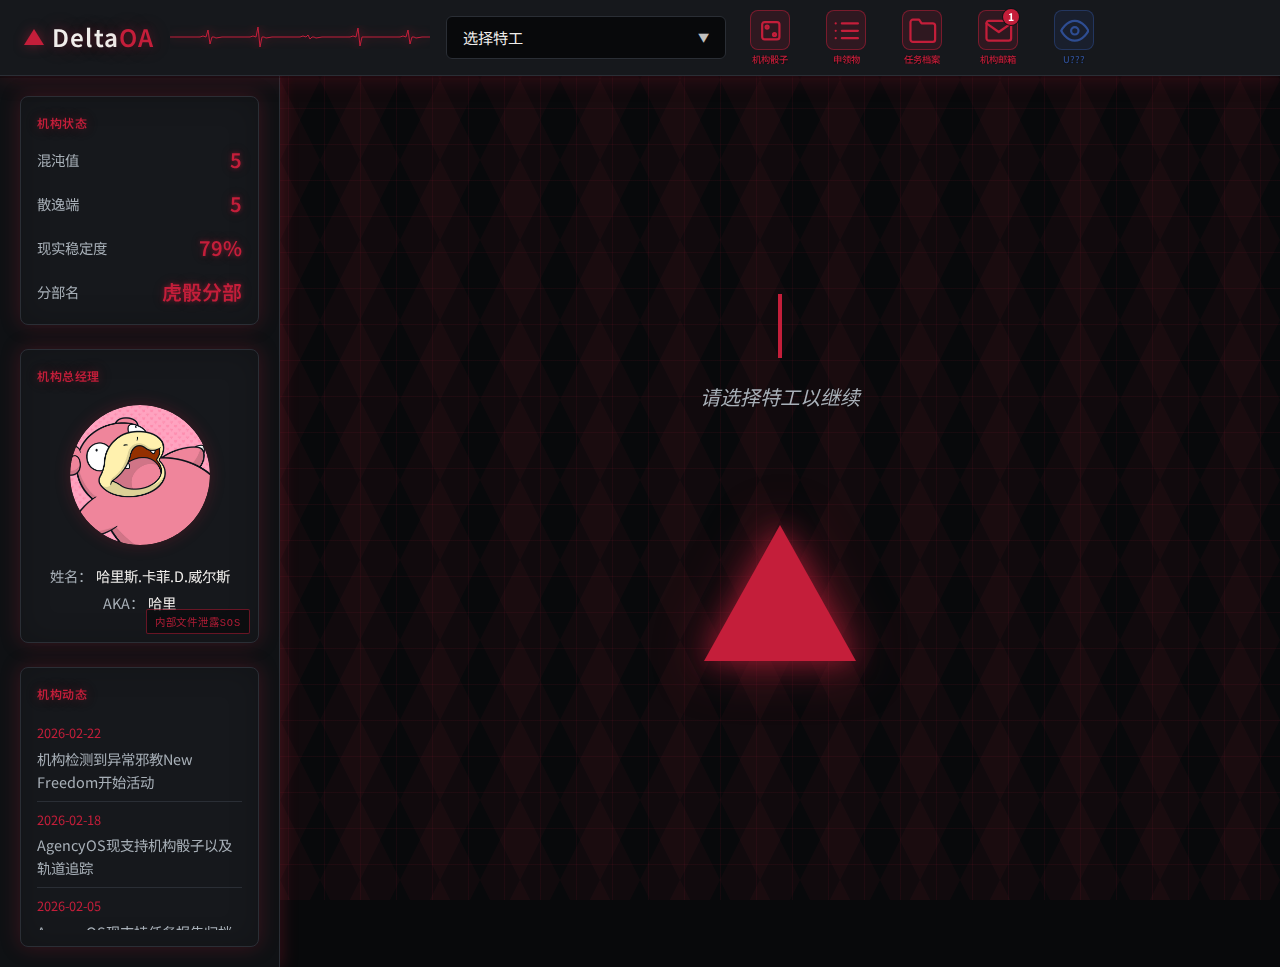
<file: index.html>
<!DOCTYPE html>
<html lang="zh-CN">

<head>
  <meta charset="UTF-8">
  <meta name="viewport" content="width=device-width, initial-scale=1.0">
  <title>AgencyOS — 特工状态</title>
  <link rel="preconnect" href="https://fonts.googleapis.com">
  <link rel="preconnect" href="https://fonts.gstatic.com" crossorigin>
  <link href="https://fonts.googleapis.com/css2?family=Noto+Sans+SC:wght@400;500;600;700&display=swap" rel="stylesheet">
  <style>
    :root {
      --bg-dark: #08090b;
      --bg-card: #0f1114;
      --bg-elevated: #16181c;
      --accent-red: #c41e3a;
      --accent-red-dark: #9e1830;
      --text-primary: #f0eeeb;
      --text-secondary: #a8b0b8;
      --border: #2a2e35;
      --blue-deep: #3b82f6;
      --glow-red: rgba(196, 30, 58, 0.5);
      --glow-red-soft: rgba(196, 30, 58, 0.25);
      --arc-anomaly: #2e4d92;
      --arc-reality: #daa520;
      --arc-competency: #c41e3a;
      --arc-items: #5a4a8a;
      --mvp-color: #c41e3a;
      --reprimand-color: #e67e22;
      --probation-color: #4a5a8a;
    }

    * {
      box-sizing: border-box;
      margin: 0;
      padding: 0;
    }

    body {
      font-family: 'Noto Sans SC', -apple-system, sans-serif;
      background: var(--bg-dark);
      color: var(--text-primary);
      min-height: 100vh;
      line-height: 1.6;
      display: flex;
      flex-direction: column;
      position: relative;
      overflow-x: hidden;
    }

    /* Neon grid background */
    body::before {
      content: '';
      position: fixed;
      top: 0;
      left: 0;
      right: 0;
      bottom: 0;
      background-image:
        linear-gradient(rgba(196, 30, 58, 0.08) 1px, transparent 1px),
        linear-gradient(90deg, rgba(196, 30, 58, 0.08) 1px, transparent 1px);
      background-size: 36px 36px;
      pointer-events: none;
      z-index: 0;
    }

    /* Triangle pattern overlay - alternating up/down triangles */
    body::after {
      content: '';
      position: fixed;
      top: 0;
      left: 0;
      right: 0;
      bottom: 0;
      background-image: url("data:image/svg+xml,%3Csvg xmlns='http://www.w3.org/2000/svg' width='80' height='80' viewBox='0 0 80 80'%3E%3Cpolygon points='0,80 40,0 80,80' fill='rgba(196,30,58,0.05)'/%3E%3Cpolygon points='0,0 40,80 80,0' fill='rgba(196,30,58,0.05)'/%3E%3C/svg%3E");
      background-size: 80px 80px;
      pointer-events: none;
      z-index: 0;
    }

    body>* {
      position: relative;
      z-index: 1;
    }

    /* Top banner */
    .banner {
      background: var(--bg-elevated);
      border-bottom: 1px solid var(--border);
      box-shadow: 0 0 25px var(--glow-red-soft), 0 2px 0 rgba(0, 0, 0, 0.3);
      padding: 0.65rem 1.5rem;
      display: flex;
      align-items: center;
      justify-content: flex-start;
      flex-wrap: wrap;
      gap: 0.75rem;
      position: relative;
      z-index: 100;
    }

    .banner-ecg {
      flex: 0 0 auto;
      width: 260px;
      height: 24px;
      margin: 0 0.25rem;
      position: relative;
      overflow: hidden;
    }

    .banner-ecg::before {
      content: '';
      position: absolute;
      left: 0;
      right: 0;
      top: 0;
      bottom: 0;
      background-image: url("data:image/svg+xml,%3Csvg xmlns='http://www.w3.org/2000/svg' viewBox='0 0 200 24'%3E%3Cpath fill='none' stroke='%23c41e3a' stroke-width='1' d='M0,12 L30,12 L33,11 L36,12 L38,5 L40,19 L42,12 L44,12 L46,13 L52,12 L80,12 L83,11 L86,12 L88,2 L90,22 L92,12 L94,12 L96,13 L102,12 L130,12 L133,11 L136,12 L138,10 L140,14 L142,12 L144,12 L146,13 L152,12 L180,12 L183,11 L186,12 L188,3 L190,21 L192,12 L200,12'/%3E%3C/svg%3E");
      background-repeat: repeat-x;
      background-size: 200px 24px;
      animation: ecg-scroll 2.8s linear infinite, ecg-pulse 4s ease-in-out infinite;
      filter: drop-shadow(0 0 4px rgba(196, 30, 58, 0.5)) drop-shadow(0 0 8px rgba(196, 30, 58, 0.25));
    }

    @keyframes ecg-scroll {
      0% {
        background-position: 0 0;
      }

      100% {
        background-position: 200px 0;
      }
    }

    @keyframes ecg-pulse {

      0%,
      100% {
        opacity: 0.65;
        filter: drop-shadow(0 0 4px rgba(196, 30, 58, 0.4)) drop-shadow(0 0 8px rgba(196, 30, 58, 0.2));
      }

      25% {
        opacity: 0.95;
        filter: drop-shadow(0 0 6px rgba(196, 30, 58, 0.6)) drop-shadow(0 0 12px rgba(196, 30, 58, 0.35));
      }

      50% {
        opacity: 0.5;
        filter: drop-shadow(0 0 3px rgba(196, 30, 58, 0.35)) drop-shadow(0 0 6px rgba(196, 30, 58, 0.15));
      }

      75% {
        opacity: 0.85;
        filter: drop-shadow(0 0 5px rgba(196, 30, 58, 0.55)) drop-shadow(0 0 10px rgba(196, 30, 58, 0.3));
      }
    }

    .banner-title {
      display: flex;
      align-items: center;
      gap: 0.5rem;
    }

    .banner-triangle {
      width: 0;
      height: 0;
      border-left: 10px solid transparent;
      border-right: 10px solid transparent;
      border-bottom: 16px solid var(--accent-red);
      filter: drop-shadow(0 0 6px var(--glow-red));
    }

    .banner-title h1 {
      font-size: 1.5rem;
      font-weight: 600;
      letter-spacing: 0.05em;
      color: var(--text-primary);
      text-shadow: 0 0 10px var(--glow-red-soft), 0 0 20px var(--glow-red-soft);
    }

    .accent-os {
      color: var(--accent-red);
    }

    .banner-controls {
      display: flex;
      align-items: center;
      gap: 0.75rem;
      flex: 1;
      min-width: 0;
    }

    .banner-buttons {
      display: flex;
      align-items: center;
      gap: 0.75rem;
    }

    .agent-dropdown-wrap {
      position: relative;
      flex: 1;
      max-width: 280px;
      min-width: 0;
      z-index: 101;
    }

    .agent-dropdown-trigger {
      width: 100%;
      display: flex;
      align-items: center;
      gap: 0.5rem;
      padding: 0.6rem 1rem;
      background: var(--bg-dark);
      border: 1px solid var(--border);
      border-radius: 6px;
      color: var(--text-primary);
      font-family: inherit;
      font-size: 0.95rem;
      cursor: pointer;
      transition: border-color 0.2s;
    }

    .agent-dropdown-trigger:hover {
      border-color: var(--accent-red);
    }

    .agent-count {
      color: var(--accent-red);
      font-weight: 600;
    }

    .dropdown-arrow {
      margin-left: auto;
      font-size: 0.7rem;
      opacity: 0.8;
    }

    .agent-dropdown-panel {
      display: none;
      position: absolute;
      top: 100%;
      left: 0;
      right: 0;
      margin-top: 0.25rem;
      background: var(--bg-card);
      border: 1px solid var(--border);
      border-radius: 6px;
      padding: 0.75rem;
      box-shadow: 0 4px 20px rgba(0, 0, 0, 0.4);
      z-index: 1000;
      max-height: 240px;
      overflow-y: auto;
    }

    .agent-dropdown-panel.open {
      display: block;
    }

    .agent-checkboxes {
      display: flex;
      flex-direction: column;
      gap: 0.35rem;
    }

    .agent-checkbox {
      display: flex;
      align-items: center;
      gap: 0.5rem;
      cursor: pointer;
      font-size: 0.9rem;
      padding: 0.25rem 0;
    }

    .agent-checkbox:hover {
      color: var(--accent-red);
    }

    .agent-checkbox input {
      width: 18px;
      height: 18px;
      accent-color: var(--accent-red);
      cursor: pointer;
      flex-shrink: 0;
    }

    .banner-btn-icon {
      width: 1.25rem;
      height: 1.25rem;
      display: block;
    }

    .banner-buttons {
      display: flex;
      align-items: flex-end;
      gap: 0.75rem;
      padding-bottom: 0;
      margin-bottom: 0;
    }

    .banner-btn-with-label {
      flex-direction: column;
      align-items: center;
      gap: 0.2rem;
      padding: 0 0 0 0;
      margin: 0;
      width: 4rem;
      min-width: 4rem;
      max-width: 4rem;
      box-sizing: border-box;
      background: transparent;
      border: none;
    }

    .banner-btn-with-label .banner-btn-cell {
      display: flex;
      align-items: center;
      justify-content: center;
      width: 2.5rem;
      height: 2.5rem;
      border-radius: 8px;
      border: 1px solid rgba(196, 30, 58, 0.5);
      background: rgba(196, 30, 58, 0.15);
      transition: background 0.2s, border-color 0.2s;
    }

    .banner-btn-with-label:hover .banner-btn-cell {
      background: rgba(196, 30, 58, 0.25);
      border-color: rgba(196, 30, 58, 0.6);
    }

    .banner-btn-cell-with-badge {
      position: relative;
    }

    .banner-email-badge {
      display: none;
      position: absolute;
      top: -2px;
      right: -2px;
      min-width: 1rem;
      height: 1rem;
      padding: 0 0.25rem;
      border-radius: 10px;
      background: var(--accent-red);
      color: #fff;
      font-size: 0.65rem;
      font-weight: 700;
      line-height: 1rem;
      text-align: center;
      box-shadow: 0 0 0 1px var(--bg-card);
    }

    .banner-email-badge.visible {
      display: inline-flex;
      align-items: center;
      justify-content: center;
    }

    .banner-btn-with-label .banner-btn-icon {
      width: 1.85rem;
      height: 1.85rem;
    }

    .banner-btn-with-label .banner-btn-label {
      font-family: inherit;
      font-size: 0.58rem;
      font-weight: 500;
      line-height: 1.15;
      text-align: center;
      overflow: hidden;
      text-overflow: ellipsis;
      white-space: nowrap;
      max-width: 100%;
      color: var(--arc-competency);
      text-shadow: 0 1px 2px rgba(0, 0, 0, 0.8);
      margin: 0;
      padding: 0;
    }

    .items-list-btn {
      padding: 0.5rem 0.65rem;
      background: rgba(196, 30, 58, 0.15);
      border: 1px solid rgba(196, 30, 58, 0.5);
      color: var(--arc-competency);
      font-family: inherit;
      font-size: 0.9rem;
      font-weight: 500;
      cursor: pointer;
      border-radius: 6px;
      transition: background 0.2s, box-shadow 0.2s;
      box-shadow: 0 0 8px var(--glow-red-soft);
      display: inline-flex;
      align-items: center;
      justify-content: center;
    }

    .items-list-btn.banner-btn-with-label {
      background: transparent;
      border: none;
      box-shadow: none;
      padding: 0;
    }

    .items-list-btn.banner-btn-with-label:hover {
      background: transparent;
      border: none;
      box-shadow: none;
    }

    .items-list-btn:hover {
      background: rgba(196, 30, 58, 0.25);
      box-shadow: 0 0 12px var(--glow-red-soft);
    }

    .siphon-btn.banner-btn-with-label {
      padding: 0;
      background: transparent;
      border: none;
    }

    .siphon-btn {
      padding: 0.5rem 0.65rem;
      background: transparent;
      border: 1px solid transparent;
      color: var(--arc-anomaly);
      font-family: inherit;
      border-radius: 8px;
      cursor: pointer;
      transition: background 0.2s, border-color 0.2s;
      display: inline-flex;
      align-items: center;
      justify-content: center;
    }

    .siphon-btn .banner-btn-label {
      font-family: inherit;
      color: var(--arc-anomaly);
      text-shadow: 0 1px 2px rgba(0, 0, 0, 0.6);
    }

    .siphon-btn .banner-btn-cell {
      border-color: rgba(46, 77, 146, 0.5);
      background: rgba(46, 77, 146, 0.15);
    }

    .siphon-btn:hover .banner-btn-cell {
      background: rgba(46, 77, 146, 0.3);
      border-color: rgba(46, 77, 146, 0.6);
    }

    .siphon-eye-icon {
      width: 1.25rem;
      height: 1.25rem;
      transform-origin: center;
      transform-box: fill-box;
      animation: siphon-eye 6s ease-in-out infinite;
    }
    @keyframes siphon-eye {
      0%, 1.5%, 3%, 98.5%, 100% { transform: scale(1) scaleY(1) rotate(0deg); }
      2%, 99% { transform: scale(1) scaleY(0.1) rotate(0deg); }
      20% { transform: scale(1.04) scaleY(1) rotate(-0.6deg); }
      40% { transform: scale(1) scaleY(1) rotate(0deg); }
      60% { transform: scale(1.04) scaleY(1) rotate(0.6deg); }
      80% { transform: scale(1) scaleY(1) rotate(0deg); }
    }

    .modal-overlay {
      position: fixed;
      inset: 0;
      background: rgba(0, 0, 0, 0.7);
      display: none;
      align-items: center;
      justify-content: center;
      z-index: 200;
      padding: 1rem;
    }

    .modal-overlay.open {
      display: flex;
    }

    .modal {
      background: var(--bg-card);
      border: 1px solid var(--border);
      border-radius: 8px;
      box-shadow: 0 0 30px var(--glow-red-soft);
      max-width: 560px;
      width: 100%;
      max-height: 85vh;
      display: flex;
      flex-direction: column;
    }

    .modal-header {
      display: flex;
      align-items: center;
      justify-content: space-between;
      padding: 1rem 1.25rem;
      border-bottom: 1px solid var(--border);
    }

    .modal-title {
      font-size: 1.1rem;
      color: var(--arc-items);
      font-weight: 600;
    }

    .modal-close {
      background: transparent;
      border: none;
      color: var(--text-secondary);
      font-size: 1.5rem;
      line-height: 1;
      cursor: pointer;
      padding: 0.25rem;
    }

    .modal-close:hover {
      color: var(--text-primary);
    }

    .modal-body {
      padding: 1rem 1.25rem;
      overflow-y: auto;
      flex: 1;
    }

    .items-list-loading {
      color: var(--text-secondary);
      text-align: center;
      padding: 2rem;
    }

    .items-list-modal .items-list-item {
      background: var(--bg-dark);
      border: 1px solid var(--border);
      border-radius: 4px;
      margin-bottom: 0.5rem;
      overflow: hidden;
    }

    .items-list-modal .items-list-item summary {
      padding: 0.6rem 0.75rem;
      cursor: pointer;
      font-weight: 600;
      font-size: 0.9rem;
      color: var(--arc-items);
      list-style: none;
      display: flex;
      align-items: center;
      justify-content: space-between;
      gap: 0.5rem;
    }

    .items-list-modal .items-list-item summary::-webkit-details-marker {
      display: none;
    }

    .items-list-modal .items-list-item summary::before {
      content: '';
      display: inline-block;
      width: 0;
      height: 0;
      border-top: 4px solid transparent;
      border-bottom: 4px solid transparent;
      border-left: 5px solid currentColor;
      margin-right: 0.5rem;
      flex-shrink: 0;
      transition: transform 0.2s;
    }

    .items-list-modal .items-list-item[open] summary::before {
      transform: rotate(90deg);
    }

    .items-list-modal .items-list-item .item-price {
      flex-shrink: 0;
      color: var(--arc-reality);
      font-weight: 600;
    }

    .items-list-modal .items-list-item .item-desc {
      padding: 0 0.75rem 0.75rem;
      font-size: 0.85rem;
      color: var(--text-secondary);
      line-height: 1.5;
      white-space: pre-line;
    }

    .mission-archive-modal {
      max-width: 640px;
    }

    .joint-assessment-modal {
      max-width: 680px;
    }

    .agency-dice-modal {
      max-width: 420px;
    }

    .agency-dice-modal .modal-title {
      color: var(--accent-red);
      text-shadow: 0 0 8px var(--glow-red-soft);
    }

    .siphon-modal .modal-title.siphon-modal-title {
      color: var(--arc-anomaly);
      text-shadow: 0 0 8px rgba(46, 77, 146, 0.5);
    }

    .siphon-modal {
      position: relative;
      overflow: visible;
    }

    .siphon-floating-pic {
      display: none;
      position: absolute;
      right: -100px;
      bottom: 0;
      left: auto;
      top: auto;
      width: 140px;
      height: 70%;
      max-height: 280px;
      z-index: 0;
      pointer-events: none;
      align-items: flex-end;
      justify-content: flex-end;
    }

    .siphon-floating-pic.visible {
      display: flex;
    }

    .siphon-floating-pic img {
      width: auto;
      height: 100%;
      max-width: 180px;
      object-fit: contain;
      object-position: right bottom;
    }

    .siphon-modal .siphon-modal-header,
    .siphon-modal .modal-body {
      position: relative;
      z-index: 1;
    }

    .siphon-modal .siphon-floating-pic.visible ~ .siphon-modal-header,
    .siphon-modal .siphon-floating-pic.visible ~ .modal-body {
      padding-right: 48px;
    }

    @media (max-width: 768px) {
      .siphon-floating-pic.visible {
        display: none !important;
      }
      .siphon-modal .siphon-floating-pic.visible ~ .siphon-modal-header,
      .siphon-modal .siphon-floating-pic.visible ~ .modal-body {
        padding-right: 0;
      }
      .siphon-modal .siphon-modal-header,
      .siphon-modal .modal-body {
        padding-right: 1.5rem;
      }
      .siphon-modal .siphon-floating-pic.visible ~ .siphon-modal-header,
      .siphon-modal .siphon-floating-pic.visible ~ .modal-body {
        padding-right: 1.5rem;
      }
      .siphon-store-content .items-list-item summary {
        padding-left: 0.75rem;
        padding-right: 1rem;
      }
    }

    .siphon-modal .siphon-store-title-altered {
      display: inline-block;
      position: relative;
      color: var(--arc-anomaly);
      text-shadow:
        0 0 8px rgba(46, 77, 146, 0.6),
        -1px 0 rgba(0, 255, 255, 0.25),
        1px 0 rgba(255, 0, 255, 0.25),
        0 -1px rgba(0, 255, 255, 0.15),
        0 1px rgba(255, 0, 255, 0.15);
      letter-spacing: 0.02em;
    }

    .siphon-modal .siphon-store-title-altered .siphon-store-char {
      display: inline-block;
      animation: siphon-char-jump 1.4s ease-in-out infinite;
    }

    @keyframes siphon-char-jump {
      0%, 100% { transform: translateY(0); }
      25% { transform: translateY(-5px); }
      50% { transform: translateY(0); }
      75% { transform: translateY(3px); }
    }

    .siphon-u-message {
      display: flex;
      align-items: center;
      gap: 0.4rem;
      margin-bottom: 1rem;
      padding: 0.6rem 0.75rem;
      background: rgba(46, 77, 146, 0.12);
      border: 1px solid rgba(46, 77, 146, 0.35);
      border-radius: 4px;
      font-size: 0.9rem;
      color: var(--text-primary);
    }

    .siphon-u-message .siphon-item-eye {
      width: 1.25rem;
      height: 1.25rem;
      flex-shrink: 0;
      color: var(--arc-anomaly);
    }

    .siphon-u-message .siphon-u-text {
      flex: 1;
      min-width: 0;
    }

    .siphon-u-message .siphon-u-quote {
      color: var(--arc-anomaly);
      font-style: italic;
    }

    .siphon-help {
      font-size: 0.9rem;
      color: var(--text-secondary);
      margin-bottom: 0.75rem;
    }

    .siphon-input {
      width: 100%;
      max-width: 200px;
      padding: 0.5rem 0.6rem;
      font-size: 0.9rem;
      border: 1px solid rgba(46, 77, 146, 0.5);
      border-radius: 4px;
      background: var(--bg-dark);
      color: var(--text-primary);
      margin-bottom: 0.75rem;
    }

    .siphon-submit-btn {
      padding: 0.5rem 1rem;
      font-size: 0.9rem;
      background: rgba(46, 77, 146, 0.3);
      color: var(--arc-anomaly);
      border: 1px solid var(--arc-anomaly);
      border-radius: 4px;
      cursor: pointer;
    }

    .siphon-submit-btn:hover {
      background: rgba(46, 77, 146, 0.45);
    }

    .siphon-error-msg {
      color: var(--accent-red);
      font-weight: 600;
      font-size: 0.9rem;
    }

    .siphon-error-msg .siphon-error-icon {
      display: inline-flex;
      align-items: center;
      justify-content: center;
      width: 1.25em;
      height: 1.25em;
      margin-right: 0.25rem;
      background: var(--accent-red);
      color: var(--bg-card);
      border-radius: 50%;
      font-size: 0.85em;
      font-weight: 700;
    }

    .siphon-store-content .items-list-item {
      background: var(--bg-dark);
      border: 1px solid var(--border);
      border-radius: 4px;
      margin-bottom: 0.5rem;
      overflow: hidden;
    }

    .siphon-store-content .items-list-item summary {
      padding: 0.6rem 0.75rem;
      cursor: pointer;
      font-weight: 600;
      font-size: 0.9rem;
      color: var(--arc-anomaly);
      list-style: none;
      display: flex;
      align-items: center;
      justify-content: space-between;
      gap: 0.5rem;
    }

    .siphon-store-content .items-list-item summary::-webkit-details-marker {
      display: none;
    }

    .siphon-store-content .items-list-item summary::before {
      content: '';
      display: inline-block;
      width: 0;
      height: 0;
      border-top: 4px solid transparent;
      border-bottom: 4px solid transparent;
      border-left: 5px solid currentColor;
      margin-right: 0.5rem;
    }

    .siphon-store-content .items-list-item[open] summary::before {
      transform: rotate(90deg);
    }

    /* Email notification (reminder) modal — Triangle Agency theme (职能) */
    .email-reminder-modal {
      max-width: 380px;
      border: 1px solid rgba(196, 30, 58, 0.4);
      box-shadow: 0 8px 32px rgba(0, 0, 0, 0.4), 0 0 20px var(--glow-red-soft);
    }
    .email-reminder-modal .email-reminder-header {
      display: flex;
      align-items: flex-start;
      gap: 0.75rem;
      padding: 1rem 1.25rem;
      background: linear-gradient(135deg, rgba(196, 30, 58, 0.22) 0%, rgba(196, 30, 58, 0.06) 100%);
      border-bottom: 1px solid rgba(196, 30, 58, 0.35);
      border-radius: 8px 8px 0 0;
    }
    .email-reminder-modal .email-reminder-icon {
      flex-shrink: 0;
      width: 2.5rem;
      height: 2.5rem;
      display: flex;
      align-items: center;
      justify-content: center;
      background: rgba(196, 30, 58, 0.35);
      border-radius: 10px;
      color: #e85c75;
    }
    .email-reminder-modal .email-reminder-icon svg {
      width: 1.4rem;
      height: 1.4rem;
    }
    .email-reminder-modal .email-reminder-header-text {
      flex: 1;
      min-width: 0;
    }
    .email-reminder-modal .email-reminder-title {
      margin: 0 0 0.2rem 0;
      font-size: 1.05rem;
      font-weight: 600;
      color: #f0aab5;
      text-shadow: 0 0 8px var(--glow-red-soft);
    }
    .email-reminder-modal .email-reminder-subtitle {
      margin: 0;
      font-size: 0.85rem;
      color: rgba(255, 255, 255, 0.75);
    }
    .email-reminder-modal .email-reminder-header .modal-close {
      color: rgba(255, 255, 255, 0.7);
    }
    .email-reminder-modal .email-reminder-body {
      padding: 1.25rem 1.25rem 1.5rem;
    }
    .email-reminder-modal .email-reminder-no-mail {
      margin: 0;
      color: var(--text-secondary);
      text-align: center;
      font-size: 0.95rem;
    }
    .email-reminder-modal .email-reminder-open-btn {
      display: inline-flex;
      align-items: center;
      justify-content: center;
      gap: 0.5rem;
      width: 100%;
      padding: 0.65rem 1.25rem;
      background: linear-gradient(180deg, var(--accent-red) 0%, var(--accent-red-dark) 100%);
      color: #fff;
      border: 1px solid rgba(196, 30, 58, 0.5);
      border-radius: 8px;
      font-size: 0.95rem;
      font-weight: 500;
      cursor: pointer;
      font-family: inherit;
      box-shadow: 0 2px 10px var(--glow-red-soft);
      transition: background 0.2s, box-shadow 0.2s;
    }
    .email-reminder-modal .email-reminder-open-btn:hover {
      background: linear-gradient(180deg, #d42a48 0%, var(--accent-red) 100%);
      box-shadow: 0 4px 14px var(--glow-red-soft);
    }
    .email-reminder-modal .email-reminder-open-icon {
      display: inline-flex;
      width: 1.1rem;
      height: 1.1rem;
    }
    .email-reminder-modal .email-reminder-open-icon svg {
      width: 100%;
      height: 100%;
    }

    /* Email content (read) modal — Triangle Agency theme */
    .email-content-modal {
      max-width: 520px;
      border: 1px solid rgba(196, 30, 58, 0.35);
      box-shadow: 0 12px 40px rgba(0, 0, 0, 0.45), 0 0 25px var(--glow-red-soft);
    }
    .email-content-modal .email-content-header {
      display: flex;
      align-items: flex-start;
      gap: 0.75rem;
      padding: 1rem 1.25rem;
      background: linear-gradient(135deg, rgba(30, 15, 18, 0.98) 0%, rgba(20, 10, 12, 0.99) 100%);
      border-bottom: 1px solid rgba(196, 30, 58, 0.4);
      border-radius: 8px 8px 0 0;
    }
    .email-content-modal .email-content-icon {
      flex-shrink: 0;
      width: 2.25rem;
      height: 2.25rem;
      display: flex;
      align-items: center;
      justify-content: center;
      background: rgba(196, 30, 58, 0.3);
      border-radius: 8px;
      color: #e85c75;
    }
    .email-content-modal .email-content-icon svg {
      width: 1.25rem;
      height: 1.25rem;
    }
    .email-content-modal .email-content-header-inner {
      flex: 1;
      min-width: 0;
    }
    .email-content-modal .email-content-title {
      margin: 0 0 0.35rem 0;
      font-size: 1.1rem;
      font-weight: 600;
      color: #f0aab5;
      text-shadow: 0 0 6px var(--glow-red-soft);
    }
    .email-content-modal .email-content-meta {
      font-size: 0.8rem;
      color: rgba(255, 255, 255, 0.55);
    }
    .email-content-modal .email-content-from {
      font-style: normal;
    }
    .email-content-modal .email-content-header .modal-close {
      color: rgba(255, 255, 255, 0.6);
    }
    .email-content-modal .email-content-divider {
      height: 1px;
      background: linear-gradient(90deg, transparent, rgba(196, 30, 58, 0.4), transparent);
    }
    .email-content-modal .email-content-body-wrap {
      padding: 1.25rem 1.5rem 1.5rem;
      background: rgba(12, 10, 11, 0.7);
      border-radius: 0 0 8px 8px;
      max-height: 55vh;
      overflow-y: auto;
    }
    .email-content-modal .email-content-body {
      white-space: pre-wrap;
      word-break: break-word;
      font-size: 0.95rem;
      line-height: 1.6;
      color: rgba(255, 255, 255, 0.9);
    }

    .siphon-store-content .items-list-item .item-title {
      display: inline-flex;
      align-items: center;
      gap: 0.35rem;
    }
    .siphon-store-content .siphon-item-eye {
      width: 1rem;
      height: 1rem;
      flex-shrink: 0;
      stroke: currentColor;
      opacity: 0.85;
    }
    .siphon-store-content .items-list-item .item-price {
      flex-shrink: 0;
      color: var(--arc-anomaly);
      font-weight: 600;
    }

    .siphon-store-content .items-list-item .item-desc {
      padding: 0 0.75rem 0.75rem;
      font-size: 0.85rem;
      color: var(--text-secondary);
      line-height: 1.5;
      white-space: pre-line;
    }

    .agency-dice-hint {
      font-size: 0.85rem;
      color: var(--text-secondary);
      text-align: center;
      margin-bottom: 1rem;
    }

    .agency-dice-body {
      cursor: pointer;
      user-select: none;
    }

    .dice-container {
      display: grid;
      grid-template-columns: repeat(3, 1fr);
      justify-items: center;
      gap: 1rem;
      padding: 0.5rem 0;
      max-width: 220px;
      margin: 0 auto;
    }

    .d4-die {
      position: relative;
      width: 56px;
      height: 60px;
      display: flex;
      align-items: center;
      justify-content: center;
    }

    .d4-die .d4-triangle {
      position: absolute;
      left: 50%;
      top: 50%;
      width: 48px;
      height: 42px;
      margin-left: -24px;
      margin-top: -21px;
      background: linear-gradient(to bottom, #b23b3b 0%, #b23b3b 65%, #cccccc 65%, #cccccc 100%);
      clip-path: polygon(50% 0%, 0% 100%, 100% 100%);
      transform-origin: 50% 50%;
      transition: none;
      filter: drop-shadow(0 0 6px var(--glow-red));
    }

    .d4-die[data-value="1"] .d4-triangle,
    .d4-die[data-value="4"] .d4-triangle { transform: rotate(120deg); }
    .d4-die[data-value="2"] .d4-triangle { transform: rotate(240deg); }
    .d4-die[data-value="3"] .d4-triangle { transform: rotate(0deg); }

    .d4-die .d4-value {
      position: absolute;
      top: 22%;
      left: 50%;
      transform: translateX(-50%);
      z-index: 1;
      font-size: 1rem;
      font-weight: 700;
      font-variant-numeric: tabular-nums;
      line-height: 1;
      color: #fff;
      text-shadow: 0 0 4px rgba(0,0,0,0.6), 0 1px 2px rgba(0,0,0,0.8);
    }

    .agency-dice-body.rolling .d4-die[data-value="1"] .d4-triangle,
    .agency-dice-body.rolling .d4-die[data-value="4"] .d4-triangle {
      animation: d4-roll-to-120 0.55s ease-out forwards;
    }
    .agency-dice-body.rolling .d4-die[data-value="2"] .d4-triangle {
      animation: d4-roll-to-240 0.55s ease-out forwards;
    }
    .agency-dice-body.rolling .d4-die[data-value="3"] .d4-triangle {
      animation: d4-roll-to-0 0.55s ease-out forwards;
    }

    .agency-dice-body.rolling .d4-die:nth-child(1) .d4-triangle { animation-delay: 0s; }
    .agency-dice-body.rolling .d4-die:nth-child(2) .d4-triangle { animation-delay: 0.03s; }
    .agency-dice-body.rolling .d4-die:nth-child(3) .d4-triangle { animation-delay: 0.06s; }
    .agency-dice-body.rolling .d4-die:nth-child(4) .d4-triangle { animation-delay: 0.09s; }
    .agency-dice-body.rolling .d4-die:nth-child(5) .d4-triangle { animation-delay: 0.12s; }
    .agency-dice-body.rolling .d4-die:nth-child(6) .d4-triangle { animation-delay: 0.15s; }

    @keyframes d4-roll-to-0 {
      0%   { transform: rotate(0deg); }
      100% { transform: rotate(720deg); }
    }
    @keyframes d4-roll-to-120 {
      0%   { transform: rotate(0deg); }
      100% { transform: rotate(840deg); }
    }
    @keyframes d4-roll-to-240 {
      0%   { transform: rotate(0deg); }
      100% { transform: rotate(960deg); }
    }

    .agency-dice-body.rolling .d4-die {
      animation: dice-pulse 0.12s ease-in-out 4;
    }

    @keyframes dice-pulse {
      0%, 100% { opacity: 1; transform: scale(1); }
      50% { opacity: 0.7; transform: scale(1.08); }
    }

    .agency-dice-success {
      text-align: center;
      margin-top: 1rem;
      font-weight: 600;
      color: var(--accent-red);
      font-size: 1rem;
    }

    .joint-assessment-modal .modal-title.joint-assessment-title {
      font-size: 0.9rem;
      color: var(--text-secondary);
      font-weight: 500;
      letter-spacing: 0.02em;
    }

    .ta-report {
      font-size: 0.85rem;
      line-height: 1.7;
      color: var(--text-primary);
      background: var(--bg-dark);
      border: 1px solid var(--border);
      border-radius: 6px;
      padding: 1.5rem;
      box-shadow: inset 0 0 40px rgba(0, 0, 0, 0.3), 0 0 15px var(--glow-red-soft);
    }

    .ta-report-header {
      text-align: center;
      margin-bottom: 1.5rem;
      padding-bottom: 1rem;
      border-bottom: 1px solid rgba(196, 30, 58, 0.3);
    }

    .ta-report-logo {
      font-size: 0.9rem;
      font-weight: 700;
      letter-spacing: 0.15em;
      color: var(--accent-red);
      text-shadow: 0 0 8px var(--glow-red-soft);
      margin-bottom: 0.25rem;
    }

    .ta-report-doc-type {
      font-size: 0.8rem;
      color: var(--text-secondary);
      letter-spacing: 0.08em;
      margin-bottom: 0.5rem;
    }

    .ta-report-meta {
      font-size: 0.7rem;
      color: var(--text-secondary);
      letter-spacing: 0.03em;
    }

    .ta-report-meta span {
      margin-right: 1rem;
    }

    .ta-report-section {
      margin-bottom: 1.25rem;
    }

    .ta-report-section-title {
      font-size: 0.75rem;
      font-weight: 600;
      color: var(--accent-red);
      letter-spacing: 0.05em;
      margin-bottom: 0.5rem;
      text-transform: uppercase;
    }

    .ta-report-body {
      color: var(--text-secondary);
      font-size: 0.82rem;
    }

    .ta-report-body p {
      margin: 0.4rem 0;
    }

    .ta-report-body .bullet {
      margin-left: 1rem;
      padding-left: 0.5rem;
      border-left: 2px solid rgba(196, 30, 58, 0.3);
    }

    .ta-report-body .redacted {
      color: var(--accent-red);
      letter-spacing: 0.2em;
    }

    .ta-report-divider {
      height: 1px;
      background: linear-gradient(90deg, transparent, rgba(196, 30, 58, 0.3), transparent);
      margin: 1rem 0;
    }

    .ta-report-note {
      font-size: 0.75rem;
      color: var(--text-secondary);
      font-style: italic;
      margin-top: 0.5rem;
    }

    .mission-archive-modal .modal-title.mission-archive-title {
      color: var(--accent-red);
      text-shadow: 0 0 8px var(--glow-red-soft);
    }

    .mission-report-header {
      display: flex;
      align-items: center;
      justify-content: space-between;
      gap: 1rem;
      padding-bottom: 1rem;
      margin-bottom: 1.25rem;
      border-bottom: 1px solid rgba(196, 30, 58, 0.4);
      box-shadow: 0 1px 0 var(--glow-red-soft);
    }

    .mission-report-brand {
      display: flex;
      align-items: center;
      gap: 0.6rem;
    }

    .mission-report-brand .mission-report-triangle {
      width: 0;
      height: 0;
      border-left: 8px solid transparent;
      border-right: 8px solid transparent;
      border-bottom: 12px solid var(--accent-red);
      filter: drop-shadow(0 0 4px var(--glow-red));
    }

    .mission-report-brand-text {
      font-size: 1rem;
      font-weight: 700;
      letter-spacing: 0.12em;
      color: var(--accent-red);
      text-shadow: 0 0 8px var(--glow-red-soft);
    }

    .mission-report-brand-sub {
      font-size: 0.75rem;
      color: var(--text-secondary);
      letter-spacing: 0.05em;
      margin-top: 0.15rem;
    }

    .mission-archive-list {
      display: flex;
      flex-direction: column;
      gap: 0.5rem;
    }

    .mission-archive-item {
      display: flex;
      align-items: center;
      gap: 1rem;
      padding: 0.75rem 1rem;
      background: var(--bg-dark);
      border: 1px solid var(--border);
      border-radius: 6px;
      color: var(--text-primary);
      font-family: inherit;
      font-size: 0.95rem;
      text-align: left;
      cursor: pointer;
      transition: border-color 0.2s, background 0.2s;
    }

    .mission-archive-item:hover {
      border-color: var(--accent-red);
      background: rgba(196, 30, 58, 0.08);
    }

    .mission-archive-date {
      color: var(--text-secondary);
      font-size: 0.85rem;
      min-width: 6rem;
    }

    .mission-archive-codename {
      font-weight: 600;
      color: var(--arc-competency);
    }

    .mission-back-btn {
      margin-top: 1.5rem;
      padding: 0.5rem 1rem;
      background: var(--bg-dark);
      border: 1px solid var(--border);
      border-radius: 6px;
      color: var(--text-secondary);
      font-family: inherit;
      font-size: 0.9rem;
      cursor: pointer;
      transition: border-color 0.2s, color 0.2s;
    }

    .mission-back-btn:hover {
      color: var(--accent-red);
      border-color: var(--accent-red);
    }

    .mission-report {
      font-size: 0.9rem;
      background: var(--bg-dark);
      border: 1px solid var(--border);
      border-radius: 8px;
      padding: 1.5rem;
      box-shadow: inset 0 0 30px rgba(0, 0, 0, 0.2), 0 0 20px var(--glow-red-soft);
    }

    .mission-report-section {
      margin-bottom: 1.5rem;
      padding: 1rem 1.25rem;
      background: rgba(0, 0, 0, 0.2);
      border-radius: 6px;
      border-left: 3px solid var(--accent-red);
    }

    .mission-report-section:last-of-type {
      margin-bottom: 0;
    }

    .mission-report-header-row {
      display: flex;
      flex-wrap: wrap;
      gap: 1.5rem 2rem;
      padding: 1rem 1.25rem;
      background: rgba(196, 30, 58, 0.08);
      border-radius: 6px;
      border: 1px solid rgba(196, 30, 58, 0.3);
      margin-bottom: 1.5rem;
      border-left: none;
    }

    .mission-report-header-item {
      display: flex;
      gap: 0.5rem;
    }

    .mission-report-header-item .mission-report-field {
      min-width: 4.5rem;
    }

    .mission-report-label {
      font-weight: 600;
      color: var(--accent-red);
      margin-bottom: 0.5rem;
      font-size: 0.85rem;
      text-transform: uppercase;
      letter-spacing: 0.05em;
    }

    .mission-report-value {
      color: var(--text-primary);
      line-height: 1.6;
    }

    .mission-report-multiline {
      white-space: pre-line;
    }

    .mission-report-grid {
      display: grid;
      grid-template-columns: auto 1fr;
      gap: 0.5rem 2rem;
    }

    .mission-report-row {
      display: contents;
    }

    .mission-report-row span:first-child {
      color: var(--text-secondary);
    }

    .mission-report-field {
      font-weight: 500;
      color: var(--arc-reality) !important;
    }

    .mission-report-analysis .mission-report-grid {
      padding-top: 0.5rem;
    }

    .mission-report-meta {
      display: flex;
      flex-wrap: wrap;
      gap: 1rem 2rem;
    }

    .mission-report-meta-row {
      display: flex;
      align-items: center;
      gap: 0.5rem;
    }

    .mission-report-meta-row .mission-report-field {
      min-width: 5rem;
    }

    .mission-report-meta-row.score.察看期 {
      color: #7a8fd4;
      text-shadow: 0 0 8px rgba(122, 143, 212, 0.5);
    }

    .mission-report-meta-row.score.察看期 .score-icon,
    .mission-report-meta-row.score.察看期 .mission-report-field {
      color: #7a8fd4 !important;
    }

    .mission-report-meta-row.score.察看期 .score-icon {
      font-size: 0.9rem;
    }

    .mission-report-meta-row.score.mvp {
      color: var(--mvp-color);
      text-shadow: 0 0 6px var(--glow-red-soft);
    }

    .mission-report-meta-row.score.mvp .score-icon,
    .mission-report-meta-row.score.mvp .mission-report-field {
      color: var(--mvp-color) !important;
    }

    .mission-report-meta-row.score.mvp .score-icon {
      font-size: 0.9rem;
    }

    /* Main layout: left sidebar + content */
    .layout {
      display: flex;
      flex: 1;
      overflow: hidden;
    }

    /* Left section */
    .sidebar {
      width: 280px;
      min-width: 280px;
      background: var(--bg-card);
      border-right: 1px solid var(--border);
      box-shadow: 2px 0 15px var(--glow-red-soft);
      padding: 1.25rem;
      display: flex;
      flex-direction: column;
      gap: 1.5rem;
    }

    .sidebar-section {
      background: var(--bg-elevated);
      border-radius: 8px;
      padding: 1rem;
      border: 1px solid var(--border);
      box-shadow: 0 0 20px var(--glow-red-soft), inset 0 0 30px rgba(0, 0, 0, 0.2);
    }

    .gm-profile-section {
      position: relative;
    }

    .glitch-sos-btn {
      position: absolute;
      bottom: 0.5rem;
      right: 0.5rem;
      padding: 0.25rem 0.5rem;
      font-size: 0.65rem;
      font-family: monospace;
      color: rgba(196, 30, 58, 0.9);
      background: rgba(0, 0, 0, 0.4);
      border: 1px solid rgba(196, 30, 58, 0.5);
      border-radius: 2px;
      cursor: pointer;
      letter-spacing: 0.08em;
      overflow: visible;
      animation: glitch-btn 3.5s steps(1) infinite;
    }

    .glitch-sos-btn:hover {
      color: var(--accent-red);
      border-color: var(--accent-red);
      background: rgba(196, 30, 58, 0.15);
      animation: none;
      box-shadow: 0 0 12px var(--glow-red-soft);
    }

    .glitch-text {
      position: relative;
      display: inline-block;
    }

    .glitch-text::before,
    .glitch-text::after {
      content: attr(data-text);
      position: absolute;
      left: 0;
      top: 0;
      width: 100%;
      height: 100%;
    }

    .glitch-sos-btn .glitch-text {
      animation: glitch-text 3.5s steps(1) infinite;
    }

    .glitch-sos-btn .glitch-text::before {
      content: attr(data-text);
      position: absolute;
      left: 0;
      top: 0;
      width: 100%;
      color: #0ff;
      opacity: 0;
      clip-path: polygon(0 0, 100% 0, 100% 45%, 0 45%);
      animation: glitch-layer 3.5s steps(1) infinite;
    }

    .glitch-sos-btn .glitch-text::after {
      content: attr(data-text);
      position: absolute;
      left: 0;
      top: 0;
      width: 100%;
      color: #f0f;
      opacity: 0;
      clip-path: polygon(0 55%, 100% 55%, 100% 100%, 0 100%);
      animation: glitch-layer 3.5s steps(1) infinite 0.05s;
    }

    @keyframes glitch-btn {

      0%,
      25%,
      50%,
      75%,
      97%,
      100% {
        opacity: 1;
        transform: translate(0);
      }

      26% {
        opacity: 0.7;
        transform: translate(-2px, 2px);
      }

      27% {
        opacity: 1;
        transform: translate(2px, -2px);
      }

      28% {
        opacity: 1;
        transform: translate(0);
      }

      51% {
        opacity: 0.8;
        transform: translate(2px, -1px);
      }

      52% {
        opacity: 1;
        transform: translate(-1px, 1px);
      }

      53% {
        opacity: 1;
        transform: translate(0);
      }

      76% {
        opacity: 0.9;
        transform: translate(-1px, -1px);
      }

      77% {
        opacity: 1;
        transform: translate(1px, 1px);
      }

      78% {
        opacity: 1;
        transform: translate(0);
      }
    }

    @keyframes glitch-text {

      0%,
      25%,
      50%,
      75%,
      97%,
      100% {
        transform: translate(0);
        text-shadow: none;
      }

      26% {
        transform: translate(2px, -2px);
        text-shadow: -2px 0 #0ff, 2px 0 #f0f;
      }

      27% {
        transform: translate(-2px, 2px);
        text-shadow: 2px 0 #0ff, -2px 0 #f0f;
      }

      28% {
        transform: translate(0);
        text-shadow: none;
      }

      51% {
        transform: translate(-1px, 1px);
        text-shadow: 1px 0 #0ff, -1px 0 #f0f;
      }

      52% {
        transform: translate(0);
        text-shadow: none;
      }

      76% {
        transform: translate(1px, -1px);
        text-shadow: -1px 0 #f0f, 1px 0 #0ff;
      }

      77% {
        transform: translate(0);
        text-shadow: none;
      }
    }

    @keyframes glitch-layer {

      0%,
      25%,
      50%,
      75%,
      97%,
      100% {
        opacity: 0;
        transform: translate(0);
      }

      26% {
        opacity: 0.9;
        transform: translate(-2px, 0);
      }

      27% {
        opacity: 0.9;
        transform: translate(2px, 0);
      }

      28% {
        opacity: 0;
        transform: translate(0);
      }

      51% {
        opacity: 0.7;
        transform: translate(2px, 0);
      }

      52% {
        opacity: 0;
        transform: translate(0);
      }

      76% {
        opacity: 0.8;
        transform: translate(-2px, 0);
      }

      77% {
        opacity: 0;
        transform: translate(0);
      }
    }

    .sidebar-title {
      font-size: 0.75rem;
      font-weight: 600;
      text-transform: uppercase;
      letter-spacing: 0.05em;
      color: var(--accent-red);
      text-shadow: 0 0 10px var(--glow-red-soft), 0 0 20px rgba(196, 30, 58, 0.15);
      margin-bottom: 0.75rem;
    }

    .agency-stats {
      display: flex;
      flex-direction: column;
      gap: 0.75rem;
    }

    .agency-stat {
      display: flex;
      justify-content: space-between;
      align-items: center;
    }

    .agency-stat .label {
      color: var(--text-secondary);
      font-size: 0.9rem;
    }

    .agency-stat .value {
      font-weight: 600;
      font-size: 1.25rem;
      color: var(--accent-red);
      text-shadow: 0 0 12px var(--glow-red-soft), 0 0 4px var(--glow-red);
    }

    .agency-stat .value-text {
      font-weight: 500;
      font-size: 0.95rem;
      color: var(--text-primary);
      text-shadow: 0 0 6px var(--glow-red-soft);
    }

    .gm-profile {
      text-align: center;
      padding: 0.5rem 0;
    }

    .gm-profile-frame {
      display: inline-block;
      border-radius: 50%;
      overflow: hidden;
      box-shadow: 0 0 15px var(--glow-red-soft);
    }

    .gm-profile-frame img {
      display: block;
      width: 140px;
      height: 140px;
      border-radius: 50%;
      object-fit: cover;
      box-shadow: inset 0 0 0 3px #000;
    }

    .gm-profile-frame .gm-profile-placeholder {
      display: flex;
      width: 140px;
      height: 140px;
      border-radius: 50%;
      margin: 0;
      border: none;
      box-shadow: inset 0 0 0 3px #000;
    }

    .gm-info {
      margin-top: 0.75rem;
      font-size: 0.9rem;
    }

    .gm-info-row {
      margin-bottom: 0.25rem;
      color: var(--text-primary);
    }

    .gm-info-row .label {
      color: var(--text-secondary);
      margin-right: 0.25rem;
    }

    .agency-news {
      flex: 1;
      min-height: 120px;
      max-height: 280px;
      display: flex;
      flex-direction: column;
      min-width: 0;
    }

    .agency-news-content {
      font-size: 0.9rem;
      color: var(--text-secondary);
      line-height: 1.6;
      overflow-y: auto;
      flex: 1;
      min-height: 0;
    }

    .agency-news-content::-webkit-scrollbar {
      width: 6px;
    }

    .agency-news-content::-webkit-scrollbar-thumb {
      background: var(--border);
      border-radius: 3px;
    }

    .news-item {
      padding: 0.5rem 0;
      border-bottom: 1px solid var(--border);
    }

    .news-item:last-child {
      border-bottom: none;
    }

    .news-item-date {
      font-size: 0.8rem;
      color: var(--accent-red);
      margin-bottom: 0.2rem;
    }

    .agency-news-placeholder {
      color: var(--text-secondary);
      font-size: 0.85rem;
      font-style: italic;
    }

    /* Main section */
    .main-content {
      flex: 1;
      overflow-y: auto;
      padding: 1.5rem;
      display: flex;
      flex-direction: column;
      min-height: 0;
    }

    #content:has(.welcome-state) {
      flex: 1;
      min-height: 100%;
      display: flex;
      flex-direction: column;
    }

    .main-content::-webkit-scrollbar {
      width: 8px;
    }

    .main-content::-webkit-scrollbar-track {
      background: var(--bg-dark);
    }

    .main-content::-webkit-scrollbar-thumb {
      background: var(--border);
      border-radius: 4px;
    }

    .main-content::-webkit-scrollbar-thumb:hover {
      background: var(--accent-red-dark);
      box-shadow: 0 0 6px var(--glow-red-soft);
    }

    .agents-grid {
      display: grid;
      grid-template-columns: repeat(auto-fill, minmax(260px, 1fr));
      gap: 1.25rem;
    }

    .agent-card {
      position: relative;
      background: var(--bg-card);
      border: 1px solid var(--border);
      border-radius: 8px;
      overflow: hidden;
      box-shadow: 0 0 25px var(--glow-red-soft), inset 0 0 40px rgba(0, 0, 0, 0.15);
      transition: box-shadow 0.2s, border-color 0.2s;
    }

    .agent-card:hover {
      border-color: var(--accent-red-dark);
      box-shadow: 0 0 25px var(--glow-red-soft), 0 0 40px var(--glow-red-soft);
    }

    .agent-card-flip {
      perspective: 1000px;
      width: 100%;
      height: 100%;
    }

    .agent-card-inner {
      position: relative;
      width: 100%;
      min-height: 320px;
      transition: transform 0.5s ease;
      transform-style: preserve-3d;
    }

    .agent-card-flip.flipped .agent-card-inner {
      transform: rotateY(180deg);
    }

    .agent-card-flip.flipped .agent-card-front .agent-track-btn {
      visibility: hidden;
      pointer-events: none;
    }

    .agent-card-front,
    .agent-card-back {
      backface-visibility: hidden;
    }

    .agent-card-back {
      position: absolute;
      inset: 0;
      transform: rotateY(180deg);
      background: var(--bg-card);
      border: 1px solid var(--border);
      border-radius: 8px;
      box-shadow: 0 0 25px var(--glow-red-soft);
      padding: 1rem 1.25rem;
      overflow-y: auto;
      overflow-x: hidden;
    }

    .agent-card-back .agent-track-btn-back {
      position: static;
      top: auto;
      left: auto;
      width: auto;
      margin-bottom: 1rem;
      padding: 0.35rem 0.6rem;
      border-bottom: none;
      display: inline-block;
    }
    .agent-card-back .agent-track-btn-back::after {
      content: ' ↺';
      opacity: 0.9;
    }

    .agent-card-back-tracks {
      margin-top: 0;
      min-width: 0;
    }

    .agent-card-back-title {
      font-size: 0.9rem;
      font-weight: 600;
      color: var(--accent-red);
      margin-bottom: 1rem;
      padding-bottom: 0.5rem;
      border-bottom: 1px solid var(--border);
    }

    .arc-tracks-help {
      font-size: 0.8rem;
      color: var(--text-secondary);
      line-height: 1.5;
      margin-bottom: 1rem;
      padding: 0.5rem 0;
    }
    .arc-track-help {
      font-size: 0.75rem;
      color: var(--text-secondary);
      line-height: 1.45;
      margin-bottom: 0.5rem;
    }

    .arc-track {
      margin-bottom: 1rem;
      min-width: 0;
    }

    .arc-track:last-child {
      margin-bottom: 0;
    }

    .arc-track-name {
      font-size: 0.75rem;
      font-weight: 600;
      text-transform: uppercase;
      letter-spacing: 0.05em;
      margin-bottom: 0.35rem;
    }

    .arc-track.职能 .arc-track-name { color: var(--arc-competency); }
    .arc-track.现实 .arc-track-name { color: var(--arc-reality); }
    .arc-track.异常 .arc-track-name { color: var(--arc-anomaly); }

    /* Horizontal track: 30 boxes, wrap to next line when needed; responsive box size */
    .arc-track-bar {
      display: flex;
      flex-direction: row;
      flex-wrap: wrap;
      align-items: center;
      gap: 0;
      row-gap: 0.75rem;
      margin-bottom: 0.5rem;
      max-width: 100%;
      min-width: 0;
    }

    .arc-track-cell {
      display: flex;
      flex-direction: row;
      align-items: center;
      flex-shrink: 0;
    }

    .arc-track-connector {
      flex-shrink: 0;
      background: currentColor;
      opacity: 0.6;
    }

    .arc-track-connector.h {
      width: clamp(3px, 0.8vw, 6px);
      height: 2px;
      min-width: 3px;
    }

    .arc-track.职能 .arc-track-connector.h { color: var(--arc-competency); }
    .arc-track.现实 .arc-track-connector.h { color: var(--arc-reality); }
    .arc-track.异常 .arc-track-connector.h { color: var(--arc-anomaly); }

    .arc-track-bar .tracker-step {
      width: clamp(22px, 5vw, 40px);
      height: clamp(22px, 5vw, 40px);
      min-width: 22px;
      min-height: 22px;
      border: 2px solid var(--border);
      border-radius: 4px;
      background: var(--bg-dark);
      display: flex;
      align-items: center;
      justify-content: center;
      font-size: clamp(0.6rem, 1.8vw, 0.8rem);
      font-weight: 700;
      color: var(--text-secondary);
      flex-shrink: 0;
      position: relative;
    }

    .arc-track.职能 .arc-track-bar .tracker-step { border-color: rgba(196, 30, 58, 0.5); }
    .arc-track.现实 .arc-track-bar .tracker-step { border-color: rgba(218, 165, 32, 0.5); }
    .arc-track.异常 .arc-track-bar .tracker-step { border-color: rgba(46, 77, 146, 0.5); }

    .arc-track.职能 .arc-track-bar .tracker-step.filled { border-color: var(--arc-competency); background: rgba(196, 30, 58, 0.35); color: var(--arc-competency); }
    .arc-track.现实 .arc-track-bar .tracker-step.filled { border-color: var(--arc-reality); background: rgba(218, 165, 32, 0.35); color: var(--arc-reality); }
    .arc-track.异常 .arc-track-bar .tracker-step.filled { border-color: var(--arc-anomaly); background: rgba(46, 77, 146, 0.35); color: var(--arc-anomaly); }

    .arc-track.职能 .arc-track-bar .tracker-step.struck { border-color: var(--arc-competency); background: var(--bg-dark); color: var(--text-secondary); }
    .arc-track.现实 .arc-track-bar .tracker-step.struck { border-color: var(--arc-reality); background: var(--bg-dark); color: var(--text-secondary); }
    .arc-track.异常 .arc-track-bar .tracker-step.struck { border-color: var(--arc-anomaly); background: var(--bg-dark); color: var(--text-secondary); }

    .arc-track-bar .tracker-step.struck::after {
      content: '✕';
      position: absolute;
      font-size: 0.85rem;
      color: var(--text-secondary);
    }

    .arc-track-bar .tracker-step.struck .tracker-step-inner {
      display: none;
    }

    .arc-track-bar .tracker-step .tracker-step-inner {
      font-size: 0.65rem;
      font-weight: 700;
      letter-spacing: 0.02em;
    }

    .agent-track-btn {
      position: absolute;
      top: 0.5rem;
      left: 0.5rem;
      z-index: 2;
      padding: 0.35rem 0.6rem;
      font-size: 0.75rem;
      font-family: inherit;
      font-weight: 600;
      color: var(--accent-red);
      background: rgba(196, 30, 58, 0.15);
      border: 1px solid rgba(196, 30, 58, 0.5);
      border-radius: 4px;
      cursor: pointer;
      transition: border-color 0.2s, box-shadow 0.2s;
      box-shadow: 0 0 6px var(--glow-red-soft);
    }

    .agent-track-btn:hover {
      border-color: var(--accent-red);
      box-shadow: 0 0 10px var(--glow-red-soft);
    }

    .agent-track-btn::after {
      content: ' ↺';
      opacity: 0.9;
    }

    .agent-badges {
      position: absolute;
      top: 0.5rem;
      right: 0.5rem;
      display: flex;
      gap: 0.35rem;
      z-index: 1;
      background: transparent;
    }

    .agent-badge-img {
      width: 64px;
      height: 64px;
      object-fit: contain;
      background: transparent;
    }

    .agent-card-header {
      background: var(--bg-elevated);
      padding: 1.25rem 1.5rem;
      border-bottom: 1px solid var(--border);
      box-shadow: 0 2px 10px var(--glow-red-soft);
      display: flex;
      flex-direction: column;
      gap: 1rem;
    }

    .agent-header-top {
      display: flex;
      gap: 1.25rem;
      align-items: center;
    }

    .agent-profile-slot {
      flex-shrink: 0;
      position: relative;
      width: 100px;
      height: 100px;
      border-radius: 50%;
      overflow: hidden;
    }

    .agent-profile-pic {
      width: 100px;
      height: 100px;
      border-radius: 50%;
      background: var(--bg-dark);
      object-fit: cover;
      box-shadow: inset 0 0 0 2px #000, 0 0 12px var(--glow-red-soft);
      display: block;
    }

    .agent-profile-placeholder {
      width: 100px;
      height: 100px;
      border-radius: 50%;
      background: var(--bg-dark);
      display: flex;
      align-items: center;
      justify-content: center;
      color: var(--text-secondary);
      font-size: 0.75rem;
      text-align: center;
      padding: 0.5rem;
      box-sizing: border-box;
      box-shadow: inset 0 0 0 2px #000;
    }

    .agent-name-row {
      flex: 1;
      min-width: 0;
    }

    .agent-name {
      font-size: 1.1rem;
      font-weight: 600;
      color: var(--text-primary);
      text-shadow: 0 0 8px var(--glow-red-soft);
    }

    .agent-aka {
      font-size: 0.85rem;
      color: var(--text-secondary);
      margin-top: 0.15rem;
    }

    .agent-aka::before {
      content: 'AKA ';
      font-weight: 600;
      color: var(--accent-red);
    }

    .agent-title {
      font-size: 0.85rem;
      color: var(--text-secondary);
      margin-top: 0.15rem;
    }

    .agent-title .label {
      font-weight: 600;
      color: var(--accent-red);
      margin-right: 0.25rem;
    }

    .agent-agency-rating {
      font-size: 0.85rem;
      color: var(--text-secondary);
      margin-top: 0.15rem;
      min-height: 2.6em;
      line-height: 1.35;
    }

    .agent-agency-rating .label {
      font-weight: 600;
      color: var(--accent-red);
      margin-right: 0.25rem;
    }

    .agent-agency-rating .rating-value.tier-0 {
      color: #34d399;
    }

    .agent-agency-rating .rating-value.tier-1-3 {
      color: var(--arc-reality);
    }

    .agent-agency-rating .rating-value.tier-4-6 {
      color: var(--reprimand-color);
    }

    .agent-agency-rating .rating-value.tier-7-9 {
      color: var(--arc-anomaly);
    }

    .agent-agency-rating .rating-value.tier-10 {
      color: var(--accent-red);
      font-weight: 700;
    }

    .arc-badges {
      display: flex;
      flex-wrap: wrap;
      gap: 0.5rem;
      min-width: 0;
    }

    .arc-badge {
      display: inline-flex;
      align-items: center;
      gap: 0.35rem;
      padding: 0.25rem 0.5rem;
      border-radius: 4px;
      font-size: 0.8rem;
      font-weight: 600;
      flex-shrink: 0;
      white-space: nowrap;
    }

    .arc-badge.异常 {
      background: rgba(46, 77, 146, 0.2);
      color: var(--arc-anomaly);
      border: 1px solid rgba(46, 77, 146, 0.5);
      box-shadow: 0 0 8px rgba(46, 77, 146, 0.2);
    }

    .arc-badge.现实 {
      background: rgba(218, 165, 32, 0.15);
      color: var(--arc-reality);
      border: 1px solid rgba(218, 165, 32, 0.5);
      box-shadow: 0 0 8px rgba(218, 165, 32, 0.2);
    }

    .arc-badge.职能 {
      background: rgba(196, 30, 58, 0.15);
      color: var(--arc-competency);
      border: 1px solid rgba(196, 30, 58, 0.5);
      box-shadow: 0 0 8px var(--glow-red-soft);
    }

    .arc-badge-icon {
      display: inline-flex;
      align-items: center;
      justify-content: center;
      width: 16px;
      height: 16px;
      font-size: 0.65rem;
      font-weight: 700;
      border-radius: 2px;
    }

    .arc-badge.异常 .arc-badge-icon {
      background: var(--arc-anomaly);
      color: white;
    }

    .arc-badge.现实 .arc-badge-icon {
      background: var(--arc-reality);
      color: white;
    }

    .arc-badge.职能 .arc-badge-icon {
      background: var(--arc-competency);
      color: white;
    }

    .agent-scores {
      display: grid;
      grid-template-columns: auto auto;
      grid-template-rows: auto auto;
      grid-auto-flow: column;
      gap: 0.25rem 1rem;
      margin-top: 0.5rem;
      align-items: center;
    }

    .score {
      display: inline-flex;
      align-items: center;
      gap: 0.3rem;
      font-size: 0.85rem;
      white-space: nowrap;
    }

    .score strong {
      min-width: 1.5em;
      text-align: left;
      font-variant-numeric: tabular-nums;
    }

    .score-icon {
      font-size: 0.9rem;
      line-height: 1;
    }

    .score.嘉奖 {
      color: #34d399;
      text-shadow: 0 0 6px rgba(52, 211, 153, 0.3);
    }

    .score.嘉奖 .score-icon {
      color: #34d399;
    }

    .score.申诫 {
      color: var(--reprimand-color);
      text-shadow: 0 0 6px rgba(230, 126, 34, 0.3);
    }

    .score.申诫 .score-icon {
      color: var(--reprimand-color);
    }

    .score.察看期 {
      color: var(--probation-color);
      text-shadow: 0 0 6px rgba(74, 90, 138, 0.3);
    }

    .score.察看期 .score-icon {
      color: var(--probation-color);
    }

    .score.mvp {
      color: var(--mvp-color);
      text-shadow: 0 0 6px var(--glow-red-soft);
    }

    .score.mvp .score-icon {
      color: var(--mvp-color);
    }

    .agent-body {
      padding: 1.25rem;
    }

    .section {
      margin-bottom: 1rem;
    }

    .section:last-child {
      margin-bottom: 0;
    }

    .section-title {
      font-size: 0.75rem;
      font-weight: 600;
      text-transform: uppercase;
      letter-spacing: 0.05em;
      color: var(--accent-red);
      text-shadow: 0 0 6px var(--glow-red-soft);
      margin-bottom: 0.5rem;
      padding-bottom: 0.25rem;
      border-bottom: 1px solid var(--border);
    }

    .qa-grid {
      display: grid;
      grid-template-columns: repeat(3, 1fr);
      gap: 0.5rem;
    }

    .qa-item {
      display: flex;
      justify-content: space-between;
      font-size: 0.85rem;
      padding: 0.25rem 0;
    }

    .qa-item .value {
      font-weight: 600;
      color: var(--blue-deep);
      text-shadow: 0 0 6px rgba(59, 130, 246, 0.3);
    }

    .ability-list {
      list-style: none;
    }

    .ability-item {
      margin-bottom: 0.75rem;
      padding: 0.5rem 0;
      border-bottom: 1px solid var(--border);
    }

    .ability-item:last-child {
      border-bottom: none;
      margin-bottom: 0;
    }

    .ability-name {
      font-weight: 600;
      color: var(--accent-red);
      font-size: 0.9rem;
      margin-bottom: 0.25rem;
      text-shadow: 0 0 4px var(--glow-red-soft);
    }

    .ability-desc {
      font-size: 0.8rem;
      color: var(--text-secondary);
      white-space: pre-line;
      line-height: 1.5;
    }

    .reference-section {
      margin-bottom: 1rem;
    }

    .ref-block {
      margin-bottom: 0.5rem;
      border-radius: 4px;
      overflow: hidden;
      border: 1px solid var(--border);
    }

    .ref-block.异常 {
      border-color: rgba(46, 77, 146, 0.5);
      box-shadow: 0 0 8px rgba(46, 77, 146, 0.2);
    }

    .ref-block.异常 .ref-block-title {
      background: rgba(46, 77, 146, 0.2);
      color: var(--arc-anomaly);
      padding: 0.5rem 0.75rem;
      text-shadow: 0 0 6px rgba(46, 77, 146, 0.4);
    }

    .ref-block.异常 .ref-item summary {
      color: var(--arc-anomaly);
      display: flex;
      align-items: center;
    }

    .ref-block.异常 .ref-item summary .ability-summary-inner {
      display: flex;
      align-items: center;
      justify-content: space-between;
      flex: 1;
      min-width: 0;
    }

    .ref-block.异常 .ref-item summary .ability-name {
      color: inherit;
      text-shadow: none;
    }

    .ref-block.异常 .ability-proficient {
      font-size: 0.7rem;
      font-weight: 600;
      color: var(--arc-anomaly);
      flex-shrink: 0;
    }

    .ref-block.现实 {
      border-color: rgba(218, 165, 32, 0.5);
      box-shadow: 0 0 8px rgba(218, 165, 32, 0.2);
    }

    .ref-block.现实 .ref-block-title {
      background: rgba(218, 165, 32, 0.15);
      color: var(--arc-reality);
      padding: 0.5rem 0.75rem;
      text-shadow: 0 0 6px rgba(218, 165, 32, 0.4);
    }

    .ref-block.现实 .ref-item summary {
      color: var(--arc-reality);
    }

    .reality-split-tracker {
      display: flex;
      align-items: center;
      gap: 0;
      padding: 0.5rem 0 0;
    }

    .ref-block.现实 .ref-item-desc .reality-split-tracker {
      padding: 0.5rem 0 0;
    }

    .reality-split-tracker .tracker-start {
      width: 0;
      height: 0;
      border-top: 8px solid transparent;
      border-bottom: 8px solid transparent;
      border-left: 12px solid var(--arc-reality);
      margin-right: 4px;
    }

    .reality-split-tracker .tracker-connector {
      flex: 0 0 8px;
      height: 2px;
      background: var(--arc-reality);
    }

    .reality-split-tracker .tracker-step {
      width: 24px;
      height: 24px;
      border: 2px solid var(--arc-reality);
      border-radius: 2px;
      background: var(--bg-dark);
      display: flex;
      align-items: center;
      justify-content: center;
      font-size: 0.75rem;
      font-weight: 600;
      color: var(--text-secondary);
    }

    .reality-split-tracker .tracker-step.filled {
      background: var(--arc-reality);
      color: var(--bg-dark);
    }

    .reality-split-tracker .tracker-step.filled.warning {
      background: var(--reprimand-color);
      border-color: var(--reprimand-color);
      color: var(--accent-red);
    }

    .reality-split-tracker .tracker-end {
      width: 24px;
      height: 24px;
      border: 2px solid var(--arc-reality);
      border-radius: 50%;
      background: var(--arc-reality);
      display: flex;
      align-items: center;
      justify-content: center;
      font-size: 0.7rem;
      font-weight: 700;
      color: white;
    }

    .reality-split-tracker .tracker-end.failed {
      background: var(--accent-red);
      border-color: var(--accent-red);
      color: white;
    }

    .ref-block.现实 .relationships-section {
      margin-top: 0.35rem;
    }

    .ref-block.现实 .relationships-list {
      padding: 0.35rem 0 0;
      display: flex;
      flex-direction: column;
      gap: 0.35rem;
    }

    .ref-block.现实 .relationship-item {
      margin: 0.35rem 0 0.35rem 0.5rem;
      border-left: 2px solid rgba(218, 165, 32, 0.4);
      flex: 0 0 auto;
      min-height: 0;
      overflow: visible;
    }

    .ref-block.现实 .relationship-item summary {
      cursor: pointer;
      user-select: none;
      display: flex;
      align-items: center;
      justify-content: space-between;
      gap: 0.5rem;
    }

    .ref-block.现实 .relationship-item summary::before {
      display: none;
    }

    .ref-block.现实 .relationship-item .relationship-title-left {
      min-width: 0;
    }

    .ref-block.现实 .relationship-item .relationship-title-right {
      flex-shrink: 0;
    }

    .ref-block.现实 .relationship-content p {
      margin: 0 0 0.5rem;
      font-size: 0.85rem;
      color: var(--text-secondary);
      line-height: 1.5;
      white-space: pre-line;
    }

    .ref-block.现实 .relationship-content p:last-child {
      margin-bottom: 0;
    }

    .ref-block.现实 .relationship-benefit-title {
      font-weight: 600;
      margin-top: 0.5rem;
    }

    .ref-block.现实 .relationship-benefit-title .benefit-label {
      color: var(--arc-reality);
    }

    .ref-block.现实 .relationship-actor {
      font-size: 0.8rem;
      color: var(--text-secondary);
      margin-bottom: 0.35rem;
    }

    .ref-block.职能 {
      border-color: rgba(196, 30, 58, 0.5);
      box-shadow: 0 0 8px var(--glow-red-soft);
    }

    .ref-block.职能 .ref-block-title {
      background: rgba(196, 30, 58, 0.15);
      color: var(--arc-competency);
      padding: 0.5rem 0.75rem;
      text-shadow: 0 0 6px var(--glow-red-soft);
    }

    .ref-block.职能 .ref-item summary {
      color: var(--arc-competency);
    }

    .ref-block-title {
      font-size: 0.9rem;
      font-weight: 600;
    }

    .ref-item {
      background: var(--bg-dark);
      border: 1px solid var(--border);
      border-radius: 4px;
      margin: 0.35rem 0.75rem 0.35rem;
      overflow: hidden;
    }

    .ref-item:first-of-type {
      margin-top: 0.35rem;
    }

    .ref-item:last-child {
      margin-bottom: 0.75rem;
    }

    .ref-item summary {
      padding: 0.5rem 0.75rem;
      cursor: pointer;
      font-weight: 600;
      font-size: 0.85rem;
      list-style: none;
    }

    .ref-item summary::-webkit-details-marker {
      display: none;
    }

    .ref-item summary::before {
      content: '';
      display: inline-block;
      width: 0;
      height: 0;
      border-top: 4px solid transparent;
      border-bottom: 4px solid transparent;
      border-left: 5px solid currentColor;
      margin-right: 0.5rem;
      vertical-align: middle;
      transition: transform 0.2s;
    }

    .ref-item[open] summary::before {
      transform: rotate(90deg);
    }

    .ref-item-desc {
      padding: 0 0.75rem 0.75rem;
      font-size: 0.8rem;
      color: var(--text-secondary);
      line-height: 1.5;
      white-space: pre-line;
    }

    .ref-item-desc .outcome-label {
      color: var(--accent-red);
      font-weight: 600;
    }

    .ref-block>.ref-item-desc {
      margin: 0.35rem 0.75rem 0.75rem;
    }

    .well-known-wrap {
      padding-top: 0.35rem !important;
      font-size: 0.7rem;
    }

    .well-known-track {
      display: flex;
      flex-wrap: wrap;
      align-items: center;
      gap: 0.35rem 0.75rem;
      font-size: inherit;
      color: var(--text-secondary);
    }

    .well-known-intro {
      flex-shrink: 0;
      margin-right: 0.15rem;
    }

    .well-known-label {
      flex-shrink: 0;
    }

    .well-known-boxes {
      display: inline-flex;
      gap: 0.2rem;
    }

    .well-known-box {
      display: inline-block;
      width: 0.9rem;
      height: 0.9rem;
      border: 1px solid rgba(46, 77, 146, 0.5);
      border-radius: 2px;
      background: var(--bg-card);
    }

    .well-known-box.filled {
      background: rgba(46, 77, 146, 0.35);
      border-color: var(--arc-anomaly);
      color: var(--arc-anomaly);
    }

    .item-card {
      background: var(--bg-dark);
      border-radius: 4px;
      padding: 0.75rem;
      margin-bottom: 0.5rem;
      border: 1px solid var(--border);
      box-shadow: 0 0 10px var(--glow-red-soft);
    }

    .item-card details {
      border: none;
    }

    .item-card summary {
      list-style: none;
      cursor: pointer;
      font-weight: 600;
      font-size: 0.9rem;
      color: var(--accent-red);
      text-shadow: 0 0 4px var(--glow-red-soft);
      user-select: none;
    }

    .item-card summary::-webkit-details-marker {
      display: none;
    }

    .item-card summary::before {
      content: '▶';
      display: inline-block;
      margin-right: 0.35rem;
      font-size: 0.7rem;
      transition: transform 0.2s;
    }

    .item-card details[open] summary::before {
      transform: rotate(90deg);
    }

    .item-desc {
      font-size: 0.8rem;
      color: var(--text-secondary);
      white-space: pre-line;
      line-height: 1.5;
      margin-top: 0.5rem;
      padding-top: 0.5rem;
      border-top: 1px solid var(--border);
    }

    .loading,
    .error {
      text-align: center;
      padding: 3rem 2rem;
      color: var(--text-secondary);
    }

    .error {
      color: var(--accent-red);
    }

    .no-results {
      text-align: center;
      padding: 3rem 2rem;
      color: var(--text-secondary);
    }

    .welcome-state {
      flex: 1;
      min-height: 0;
      display: flex;
      flex-direction: column;
      align-items: center;
      justify-content: center;
      padding: 2rem;
      text-align: center;
    }

    .welcome-state .welcome-title {
      font-size: clamp(1.25rem, 4vw, 2.5rem);
      font-weight: 600;
      color: var(--text-secondary);
      margin: 0 0 0.5rem 0;
      text-shadow: 0 0 12px var(--glow-red-soft);
    }

    .welcome-state .welcome-title-typing {
      display: inline-block;
      overflow: hidden;
      white-space: nowrap;
      width: 0;
      animation: welcome-title-type 1.6s steps(12) forwards,
                 welcome-title-cursor 0.6s step-end infinite;
      border-right: 0.12em solid var(--accent-red);
    }

    @keyframes welcome-title-type {
      from { width: 0; }
      to { width: 12.2em; }
    }

    @keyframes welcome-title-cursor {
      50% { border-right-color: transparent; }
    }

    .welcome-state .welcome-subtitle {
      font-size: clamp(0.9rem, 2.5vw, 1.25rem);
      font-style: italic;
      color: var(--text-secondary);
      margin: 0 0 clamp(1.5rem, 5vw, 2.5rem) 0;
    }

    .welcome-triangle-wrap {
      position: relative;
      padding: clamp(24px, 8vmin, 48px);
      animation: welcome-triangle-spin 8s linear infinite;
    }

    @keyframes welcome-triangle-spin {
      from { transform: rotate(0deg); }
      to { transform: rotate(360deg); }
    }

    .welcome-triangle-svg {
      display: block;
      width: clamp(100px, 28vmin, 200px);
      height: clamp(100px, 28vmin, 200px);
      overflow: visible;
      filter: drop-shadow(0 0 12px var(--glow-red)) drop-shadow(0 0 24px rgba(196, 30, 58, 0.5));
    }

    .welcome-triangle-svg .triangle {
      fill: var(--accent-red);
      stroke: none;
    }

    .welcome-triangle-svg .ripple-circle {
      fill: none;
      stroke: var(--accent-red);
      stroke-width: 1.5;
      opacity: 0;
      transform-origin: center;
      transform-box: fill-box;
      animation: welcome-ripple-out 2.4s ease-out infinite;
    }

    .welcome-triangle-svg .ripple-circle:nth-child(1) { animation-delay: 0s; }
    .welcome-triangle-svg .ripple-circle:nth-child(2) { animation-delay: 0.4s; }
    .welcome-triangle-svg .ripple-circle:nth-child(3) { animation-delay: 0.8s; }
    .welcome-triangle-svg .ripple-circle:nth-child(4) { animation-delay: 1.2s; }
    .welcome-triangle-svg .ripple-circle:nth-child(5) { animation-delay: 1.6s; }
    .welcome-triangle-svg .ripple-circle:nth-child(6) { animation-delay: 2s; }
    .welcome-triangle-svg .ripple-circle:nth-child(7) { animation-delay: 2.4s; }

    @keyframes welcome-ripple-out {
      0% {
        transform: scale(0.15);
        opacity: 0.7;
      }
      50% {
        opacity: 0.35;
      }
      100% {
        transform: scale(2.4);
        opacity: 0;
      }
    }

    /* Subtle neon pulse */
    @keyframes neon-pulse {

      0%,
      100% {
        opacity: 1;
      }

      50% {
        opacity: 0.85;
      }
    }

    .banner-title h1 {
      animation: neon-pulse 3s ease-in-out infinite;
    }

    .sidebar-title {
      animation: neon-pulse 4s ease-in-out infinite;
    }

    .agent-tabs {
      display: none;
    }

    .agent-tab {
      padding: 0.5rem 1rem;
      background: var(--bg-dark);
      border: 1px solid var(--border);
      border-bottom: none;
      border-radius: 6px 6px 0 0;
      color: var(--text-secondary);
      font-family: inherit;
      font-size: 0.9rem;
      cursor: pointer;
      transition: color 0.2s, border-color 0.2s;
    }

    .agent-tab:hover {
      color: var(--text-primary);
    }

    .agent-tab.active {
      background: var(--bg-card);
      color: var(--accent-red);
      border-color: var(--accent-red);
      font-weight: 600;
    }

    .agent-tab-panels {
      display: contents;
    }

    .agent-tab-panel {
      display: contents;
    }

    .agent-tab-panel.hidden {
      display: none;
    }

    @media (max-width: 768px) {
      .banner {
        flex-direction: column;
        align-items: stretch;
        padding: 0.75rem 1rem;
        gap: 0.5rem;
      }

      .banner-title {
        flex-shrink: 0;
      }

      .banner-title h1 {
        font-size: 1.25rem;
      }

      .banner-controls {
        flex-direction: column;
        align-items: stretch;
        gap: 0.5rem;
      }

      .banner-buttons {
        display: flex;
        justify-content: space-between;
        align-items: center;
        gap: 0.5rem;
        padding: 0.25rem 0;
        width: 100%;
      }

      .banner-buttons .banner-btn-with-label {
        flex: 1;
        min-width: 0;
        max-width: none;
        width: auto;
        padding: 0;
        gap: 0;
      }

      .banner-buttons .banner-btn-with-label .banner-btn-label {
        display: none;
      }

      .banner-buttons .banner-btn-with-label .banner-btn-cell {
        width: 2.75rem;
        min-width: 2.75rem;
        height: 2.75rem;
        margin: 0 auto;
      }

      .banner-buttons .banner-btn-with-label .banner-btn-icon {
        width: 1.6rem;
        height: 1.6rem;
      }

      .agent-dropdown-wrap {
        max-width: 100%;
      }

      .layout {
        flex-direction: column;
      }

      .sidebar {
        width: 100%;
        min-width: unset;
        border-right: none;
        border-bottom: 1px solid var(--border);
        flex-direction: row;
        flex-wrap: wrap;
      }

      .sidebar-section {
        flex: 1;
        min-width: 140px;
      }

      .sidebar {
        display: none;
      }

      .banner-ecg {
        display: none;
      }

      .agent-tabs {
        display: flex;
        gap: 0.25rem;
        padding: 0.5rem 1rem 0;
        background: var(--bg-card);
        border-bottom: 1px solid var(--border);
        overflow-x: auto;
      }

      .agent-tabs .agent-tab {
        white-space: nowrap;
        flex-shrink: 0;
      }

      .main-content {
        flex: 1;
        overflow: auto;
      }

      .agents-grid {
        display: block;
      }

      .agents-grid .agent-card-flip {
        display: none;
      }

      .agents-grid .agent-card-flip.mobile-visible {
        display: block;
      }

      .agent-card {
        overflow: visible;
      }
      .agent-card-inner {
        overflow: visible;
      }
      .agent-card-flip.flipped .agent-card-front {
        position: absolute;
        top: 0;
        left: 0;
        right: 0;
        height: 0;
        overflow: hidden;
      }
      .agent-card-flip.flipped .agent-card-back {
        position: relative;
        inset: auto;
        overflow: visible !important;
        min-height: 0;
      }

      .agent-card-back .arc-tracks-help {
        font-size: 0.95rem;
        line-height: 1.55;
      }
      .agent-card-back .arc-track-help {
        font-size: 0.88rem;
        line-height: 1.5;
      }
      .agent-card-back .arc-track-name {
        font-size: 0.85rem;
      }
      .agent-card-back .arc-track-bar .tracker-step {
        width: 30px;
        height: 30px;
        min-width: 30px;
        min-height: 30px;
        font-size: 0.8rem;
      }
      .agent-card-back .arc-track-bar .tracker-step .tracker-step-inner {
        font-size: 0.75rem;
      }
    }

    @media (min-width: 1400px) {
      html {
        font-size: 18px;
      }

      .sidebar {
        width: 320px;
        min-width: 320px;
      }

      .agency-news {
        min-height: 140px;
        max-height: 320px;
      }

      .agents-grid {
        grid-template-columns: repeat(auto-fill, minmax(320px, 1fr));
      }
    }

    @media (min-width: 1800px) {
      html {
        font-size: 20px;
      }

      .sidebar {
        width: 360px;
        min-width: 360px;
      }

      .agency-news {
        min-height: 160px;
        max-height: 360px;
      }

      .agents-grid {
        grid-template-columns: repeat(auto-fill, minmax(360px, 1fr));
      }
    }
  </style>
</head>

<body>
  <header class="banner">
    <div class="banner-title">
      <div class="banner-triangle"></div>
      <h1>Delta<span class="accent-os">OA</span></h1>
    </div>
    <div class="banner-ecg" aria-hidden="true"></div>
    <div class="banner-controls">
      <div class="agent-dropdown-wrap">
        <button class="agent-dropdown-trigger" id="agentDropdownTrigger">
          <span>选择特工</span>
          <span class="agent-count" id="agentCount">全部</span>
          <span class="dropdown-arrow">▼</span>
        </button>
        <div class="agent-dropdown-panel" id="agentDropdownPanel"></div>
      </div>
      <div class="banner-buttons" id="bannerButtons">
        <button class="items-list-btn banner-btn-with-label" id="agencyDiceBtn" type="button" aria-label="机构骰子" title="机构骰子">
          <span class="banner-btn-cell"><svg class="banner-btn-icon" viewBox="0 0 24 24" fill="none" stroke="currentColor" stroke-width="1.8" stroke-linecap="round" stroke-linejoin="round" aria-hidden="true"><rect x="5" y="5" width="14" height="14" rx="2"/><circle cx="9" cy="9" r="1.2"/><circle cx="15" cy="15" r="1.2"/></svg></span>
          <span class="banner-btn-label">机构骰子</span>
        </button>
        <button class="items-list-btn banner-btn-with-label" id="itemsListBtn" type="button" aria-label="申领物列表" title="申领物列表">
          <span class="banner-btn-cell"><svg class="banner-btn-icon" viewBox="0 0 24 24" fill="none" stroke="currentColor" stroke-width="1.8" stroke-linecap="round" stroke-linejoin="round" aria-hidden="true"><path d="M8 6h13M8 12h13M8 18h13M3 6h.01M3 12h.01M3 18h.01"/></svg></span>
          <span class="banner-btn-label">申领物</span>
        </button>
        <button class="items-list-btn banner-btn-with-label" id="missionArchiveBtn" type="button" aria-label="任务档案库" title="任务档案库">
          <span class="banner-btn-cell"><svg class="banner-btn-icon" viewBox="0 0 24 24" fill="none" stroke="currentColor" stroke-width="1.8" stroke-linecap="round" stroke-linejoin="round" aria-hidden="true"><path d="M22 19a2 2 0 0 1-2 2H4a2 2 0 0 1-2-2V5a2 2 0 0 1 2-2h5l2 3h9a2 2 0 0 1 2 2z"/></svg></span>
          <span class="banner-btn-label">任务档案</span>
        </button>
        <button class="items-list-btn banner-btn-with-label" id="emailInboxBtn" type="button" aria-label="机构邮箱" title="机构邮箱">
          <span class="banner-btn-cell banner-btn-cell-with-badge">
            <svg class="banner-btn-icon" viewBox="0 0 24 24" fill="none" stroke="currentColor" stroke-width="1.8" stroke-linecap="round" stroke-linejoin="round" aria-hidden="true"><path d="M4 4h16c1.1 0 2 .9 2 2v12c0 1.1-.9 2-2 2H4c-1.1 0-2-.9-2-2V6c0-1.1.9-2 2-2z"/><polyline points="22,6 12,13 2,6"/></svg>
            <span class="banner-email-badge" id="emailInboxBadge" aria-hidden="true">1</span>
          </span>
          <span class="banner-btn-label">机构邮箱</span>
        </button>
        <button class="siphon-btn banner-btn-with-label" id="siphonBtn" type="button" aria-label="Siphon的商店" title="Siphon的商店">
          <span class="banner-btn-cell"><svg class="siphon-eye-icon banner-btn-icon" viewBox="0 0 24 24" fill="none" stroke="currentColor" stroke-width="1.8" stroke-linecap="round" stroke-linejoin="round" aria-hidden="true"><path d="M1 12s4-8 11-8 11 8 11 8-4 8-11 8-11-8-11-8z"/><circle cx="12" cy="12" r="3"/></svg></span>
          <span class="banner-btn-label">U???</span>
        </button>
      </div>
    </div>
  </header>

  <div class="modal-overlay" id="missionArchiveModalOverlay">
    <div class="modal mission-archive-modal" id="missionArchiveModal">
      <div class="modal-header">
        <h3 class="modal-title mission-archive-title">任务档案库</h3>
        <button class="modal-close" type="button" aria-label="关闭">×</button>
      </div>
      <div class="modal-body" id="missionArchiveBody">
        <div class="mission-archive-list" id="missionArchiveList"></div>
        <div class="mission-archive-detail" id="missionArchiveDetail" style="display:none">
          <div class="mission-report" id="missionReportContent"></div>
          <button type="button" class="mission-back-btn" id="missionArchiveBack">← 返回列表</button>
        </div>
      </div>
    </div>
  </div>

  <div class="modal-overlay" id="itemsListModalOverlay">
    <div class="modal items-list-modal" id="itemsListModal">
      <div class="modal-header">
        <h3 class="modal-title">申领物列表</h3>
        <button class="modal-close" type="button" aria-label="关闭">×</button>
      </div>
      <div class="modal-body" id="itemsListModalBody">
        <div class="items-list-loading">加载中…</div>
      </div>
    </div>
  </div>

  <div class="modal-overlay" id="agencyDiceModalOverlay">
    <div class="modal agency-dice-modal" id="agencyDiceModal">
      <div class="modal-header">
        <h3 class="modal-title">机构骰子</h3>
        <button class="modal-close" type="button" aria-label="关闭">×</button>
      </div>
      <div class="modal-body agency-dice-body" id="agencyDiceBody">
        <p class="agency-dice-hint">点击任意处掷骰</p>
        <div class="dice-container" id="agencyDiceContainer">
          <div class="d4-die" data-value="1"><span class="d4-triangle"></span><span class="d4-value">1</span></div>
          <div class="d4-die" data-value="1"><span class="d4-triangle"></span><span class="d4-value">1</span></div>
          <div class="d4-die" data-value="1"><span class="d4-triangle"></span><span class="d4-value">1</span></div>
          <div class="d4-die" data-value="1"><span class="d4-triangle"></span><span class="d4-value">1</span></div>
          <div class="d4-die" data-value="1"><span class="d4-triangle"></span><span class="d4-value">1</span></div>
          <div class="d4-die" data-value="1"><span class="d4-triangle"></span><span class="d4-value">1</span></div>
        </div>
        <p class="agency-dice-success" id="agencyDiceSuccess">成功：0</p>
      </div>
    </div>
  </div>

  <div class="modal-overlay" id="jointAssessmentModalOverlay">
    <div class="modal joint-assessment-modal" id="jointAssessmentModal">
      <div class="modal-header">
        <h3 class="modal-title joint-assessment-title">机密文件-未授权</h3>
        <button class="modal-close" type="button" aria-label="关闭">×</button>
      </div>
      <div class="modal-body">
        <div class="ta-report" id="jointAssessmentReport"></div>
      </div>
    </div>
  </div>

  <div class="modal-overlay" id="siphonModalOverlay">
    <div class="modal siphon-modal" id="siphonModal">
      <div class="siphon-floating-pic" id="siphonFloatingPic" aria-hidden="true">
        <img src="assets/siphon.png" alt="">
      </div>
      <div class="modal-header siphon-modal-header">
        <h3 class="modal-title siphon-modal-title" id="siphonModalTitle">正在尝试非法连接...</h3>
        <button class="modal-close" type="button" aria-label="关闭">×</button>
      </div>
      <div class="modal-body" id="siphonModalBody">
        <div id="siphonStep1">
          <p class="siphon-help">请输入密码</p>
          <input type="password" id="siphonPassword" class="siphon-input" placeholder="密码" autocomplete="off">
          <button type="button" class="siphon-submit-btn" id="siphonSubmitBtn">连接</button>
        </div>
        <div id="siphonStep2" style="display:none">
          <p id="siphonErrorMsg" class="siphon-error-msg" style="display:none"><span class="siphon-error-icon" aria-hidden="true">!</span> 访问被拒绝。机构安保协议已记录此事件。</p>
          <div id="siphonStoreContent" class="siphon-store-content" style="display:none"></div>
        </div>
      </div>
    </div>
  </div>

  <div class="modal-overlay" id="emailReminderModalOverlay">
    <div class="modal email-reminder-modal">
      <div class="email-reminder-header">
        <span class="email-reminder-icon" aria-hidden="true">
          <svg viewBox="0 0 24 24" fill="none" stroke="currentColor" stroke-width="2" stroke-linecap="round" stroke-linejoin="round"><path d="M4 4h16c1.1 0 2 .9 2 2v12c0 1.1-.9 2-2 2H4c-1.1 0-2-.9-2-2V6c0-1.1.9-2 2-2z"/><polyline points="22,6 12,13 2,6"/></svg>
        </span>
        <div class="email-reminder-header-text">
          <h3 class="email-reminder-title" id="emailReminderTitle">新邮件提醒</h3>
          <p class="email-reminder-subtitle" id="emailReminderSubtitle">您有一封新邮件</p>
        </div>
        <button class="modal-close" type="button" aria-label="关闭" id="emailReminderClose">×</button>
      </div>
      <div class="email-reminder-body">
        <div id="emailReminderHasMail" class="email-reminder-has-mail">
          <button type="button" class="email-reminder-open-btn" id="emailReminderOpenBtn">
            <span class="email-reminder-open-icon" aria-hidden="true">
              <svg viewBox="0 0 24 24" fill="none" stroke="currentColor" stroke-width="2" stroke-linecap="round" stroke-linejoin="round"><path d="M4 4h16c1.1 0 2 .9 2 2v12c0 1.1-.9 2-2 2H4c-1.1 0-2-.9-2-2V6c0-1.1.9-2 2-2z"/><polyline points="22,6 12,13 2,6"/></svg>
            </span>
            打开邮件
          </button>
        </div>
        <p id="emailReminderNoMail" class="email-reminder-no-mail" style="display:none">暂无邮件</p>
      </div>
    </div>
  </div>

  <div class="modal-overlay" id="emailContentModalOverlay">
    <div class="modal email-content-modal">
      <div class="email-content-header">
        <span class="email-content-icon" aria-hidden="true">
          <svg viewBox="0 0 24 24" fill="none" stroke="currentColor" stroke-width="1.8" stroke-linecap="round" stroke-linejoin="round"><path d="M4 4h16c1.1 0 2 .9 2 2v12c0 1.1-.9 2-2 2H4c-1.1 0-2-.9-2-2V6c0-1.1.9-2 2-2z"/><polyline points="22,6 12,13 2,6"/></svg>
        </span>
        <div class="email-content-header-inner">
          <h3 class="email-content-title" id="emailContentTitle">邮件</h3>
          <div class="email-content-meta">
            <span class="email-content-from">发件人：机构系统</span>
          </div>
        </div>
        <button class="modal-close" type="button" aria-label="关闭" id="emailContentClose">×</button>
      </div>
      <div class="email-content-divider"></div>
      <div class="email-content-body-wrap">
        <div class="email-content-body" id="emailContentBody"></div>
      </div>
    </div>
  </div>

  <div class="layout">
    <aside class="sidebar">
      <div class="sidebar-section agency-stats-section">
        <div class="sidebar-title">机构状态</div>
        <div class="agency-stats">
          <div class="agency-stat">
            <span class="label">混沌值</span>
            <span class="value" id="chaosValue">—</span>
          </div>
          <div class="agency-stat">
            <span class="label">散逸端</span>
            <span class="value" id="looseEnds">—</span>
          </div>
          <div class="agency-stat">
            <span class="label">现实稳定度</span>
            <span class="value" id="realityStability">—</span>
          </div>
          <div class="agency-stat">
            <span class="label">分部名</span>
            <span class="value">虎骰分部</span>
          </div>
        </div>
      </div>
      <div class="sidebar-section gm-profile-section">
        <div class="sidebar-title">机构总经理</div>
        <div class="gm-profile">
          <div class="gm-profile-frame">
            <img data-src="assets/gm-profile.png"
              src="[data-uri]" alt="机构总经理"
              onerror="this.style.display='none'; this.nextElementSibling.style.display='flex';" />
            <div class="gm-profile-placeholder"
              style="display:none; background:var(--bg-dark); align-items:center; justify-content:center; color:var(--text-secondary); font-size:0.8rem;">
              请添加 assets/gm-profile.png</div>
          </div>
          <div class="gm-info">
            <div class="gm-info-row"><span class="label">姓名：</span><span id="gmName"></span></div>
            <div class="gm-info-row"><span class="label">AKA：</span><span id="gmAka"></span></div>
          </div>
        </div>
        <button type="button" class="glitch-sos-btn" id="glitchSosBtn" aria-label="内部文件泄露SOS"><span class="glitch-text"
            data-text="内部文件泄露SOS">内部文件泄露SOS</span></button>
      </div>
      <div class="sidebar-section agency-news agency-news-section">
        <div class="sidebar-title">机构动态</div>
        <div class="agency-news-content" id="agencyNews">
          <span class="agency-news-placeholder">暂无动态</span>
        </div>
      </div>
    </aside>

    <main class="main-content">
      <div id="content">
        <div class="loading">加载中…</div>
      </div>
    </main>
  </div>

  <script>
    const BASE = (window.location.pathname.replace(/\/index\.html$/, '').replace(/\/$/, '') || '.') + '/data';

    /** Playwall document ref numbers on certain boxes (0-based index) for each track. 30 boxes per track. */
    /** Playwall refs: key = 0-based box index (user list was 1-based: position 1 = index 0). */
    const WALL_TRACK_REFS = {
      职能: { 2: 'A3', 5: 'D4', 8: 'G3', 11: 'J3', 14: 'N3', 17: 'Q3', 20: 'T3', 23: 'W8', 26: 'Y2' },
      现实: { 0: 'C4', 3: 'L11', 7: 'E2', 9: 'O4', 13: 'T6', 16: 'V2', 18: 'X3', 20: 'H5', 23: 'E3' },
      异常: { 0: 'H4', 1: 'H3', 4: 'U2', 6: 'X2', 10: 'N1', 12: 'Q2', 16: 'L10', 18: 'G8', 22: 'A7' }
    };

    async function fetchJSON(filename) {
      const res = await fetch(`${BASE}/${filename}`);
      if (!res.ok) throw new Error(`加载失败: ${res.status}`);
      return res.json();
    }

    let allAgents = [];
    let selectedAgentIndices = new Set();
    let statusesData = null;
    const MAX_SELECTED_AGENTS = 4;

    const AGENCY_RATINGS = [
      '评级良好',
      '有待改进',
      '亟待改进',
      '那个员工',
      '独自午餐',
      '被动攻击的目标',
      '未被邀请参加派对',
      '我们曾对你寄予厚望',
      '尚有改变的时间',
      '请不要这么做'
    ];

    function getAgencyRating(申诫) {
      const n = Math.max(0, parseInt(申诫, 10) || 0);
      return n >= 10 ? '冷冻酸奶室权限已撤销' : (AGENCY_RATINGS[n] ?? '—');
    }

    function getAgencyRatingTier(申诫) {
      const n = Math.max(0, parseInt(申诫, 10) || 0);
      if (n === 0) return 'tier-0';
      if (n <= 3) return 'tier-1-3';
      if (n <= 6) return 'tier-4-6';
      if (n <= 9) return 'tier-7-9';
      return 'tier-10';
    }

    const AGENCY_TITLES = ['见习生', '专员', '高级专员', '助理总监', '总监', '地区总监', '副总裁', '高级副总裁', '执行副总裁', '主席'];
    function getAgencyTitleFromCompetencyTrack(agent) {
      const wallTracks = agent.wallTracks || {};
      const 职能 = wallTracks.职能 || { marked: 0, struck: 0 };
      const marked = Math.max(0, parseInt(职能.marked, 10) || 0);
      const index = marked <= 1 ? 0 : Math.min(1 + Math.floor((marked - 2) / 3), AGENCY_TITLES.length - 1);
      return AGENCY_TITLES[index];
    }

    function buildWellKnownBoxes(value) {
      const n = Math.min(3, Math.max(0, parseInt(value, 10) || 0));
      let html = '';
      for (let i = 0; i < 3; i++) {
        html += `<span class="well-known-box${i < n ? ' filled' : ''}"></span>`;
      }
      return html;
    }

    function buildRefAnomalyHtml(agent) {
      const abilities = agent.arc?.异常?.abilities || [];
      if (abilities.length === 0) return '<div class="ref-item-desc">无</div>';
      return abilities.map(ab => {
        const wk = ab.wellKnown || { a: 0, b: 0 };
        const aVal = Math.min(3, Math.max(0, parseInt(wk.a, 10) || 0));
        const bVal = Math.min(3, Math.max(0, parseInt(wk.b, 10) || 0));
        const wellKnownHtml = `
          <div class="well-known-track">
            <span class="well-known-intro">为人所知</span>
            <span class="well-known-label">A</span>
            <div class="well-known-boxes">${buildWellKnownBoxes(aVal)}</div>
            <span class="well-known-label">B</span>
            <div class="well-known-boxes">${buildWellKnownBoxes(bVal)}</div>
          </div>`;
        return `
        <details class="ref-item">
          <summary>
            <span class="ability-summary-inner">
              <span class="ability-name">${escapeHtml(ab.name || '')}</span>
              ${ab.已练习 ? '<span class="ability-proficient">(已练习)</span>' : ''}
            </span>
          </summary>
          <div class="ref-item-desc">${formatDescriptionWithOutcomes(ab.description || '')}</div>
          <div class="ref-item-desc well-known-wrap">${wellKnownHtml}</div>
        </details>
      `;
      }).join('');
    }

    function buildRealitySplitTrackerHtml(割裂进度) {
      const n = Math.min(4, Math.max(0, parseInt(割裂进度, 10) || 0));
      let steps = '<div class="tracker-start"></div><div class="tracker-connector"></div>';
      for (let i = 1; i <= 4; i++) {
        const filled = i <= n;
        const warning = filled && i === 3;
        steps += `<div class="tracker-step${filled ? ' filled' : ''}${warning ? ' warning' : ''}">${i}</div>`;
        if (i < 4) steps += '<div class="tracker-connector"></div>';
      }
      steps += '<div class="tracker-connector"></div>';
      steps += `<div class="tracker-end${n >= 4 ? ' failed' : ''}">✕</div>`;
      return `<div class="reality-split-tracker">${steps}</div>`;
    }

    function buildArcTrackersHtml(agent) {
      const wallTracks = agent.wallTracks || {
        异常: { marked: 0, struck: 0 },
        现实: { marked: 0, struck: 0 },
        职能: { marked: 0, struck: 0 }
      };
      const TRACK_NAMES = ['职能', '现实', '异常'];
      const NUM_BOXES = 30;
      const ARC_TRACKS_HELP_GENERAL = '每当你标记一格时，你必须从所有其他记录条的末尾划掉一格。';
      const ARC_TRACK_HELP = {
        职能: '每当你在职能记录条上标记一格时，将任意一项资质的「资质保证上限」提升1点，最高不超过9点。<br>当你获得任务MVP时，在你的职能记录条上标记1格，且无需从其他记录条上移除一格。',
        现实: '每当你在现实记录条上标记一格时，将你与任意一段「关系」的「连结」提升1点。<br>当你既未获得任务MVP也未进入察看期时，你可以将你与任意一段关系的连结提升1点。',
        异常: '每当你在异常记录条上标记一格时，选择一项：练习或为人所知。<br>• 练习：在任意一项异常能力上标记「已练习」。<br>• 为人所知：从一项异常能力中移除「已练习」标记，并向你的团队提出该能力的问题。在获得最多票数的答案轨道上做标记，然后获得所有已解锁的能力。<br>当你进入察看期时，在你的异常记录条上标记1格，且无需从其他记录条上移除一格。'
      };
      function boxState(name, i) {
        const track = wallTracks[name] || { marked: 0, struck: 0 };
        const marked = Math.max(0, parseInt(track.marked, 10) || 0);
        const struck = Math.max(0, parseInt(track.struck, 10) || 0);
        const filled = i < marked;
        const struckFromEnd = i >= NUM_BOXES - struck;
        return { filled, struck: struckFromEnd };
      }
      function oneBox(name, i) {
        const refs = WALL_TRACK_REFS[name] || {};
        const ref = refs[i];
        const { filled, struck } = boxState(name, i);
        const cls = ['tracker-step', filled ? 'filled' : '', struck ? 'struck' : '', ref ? 'ref' : ''].filter(Boolean).join(' ');
        const inner = ref ? escapeHtml(ref) : '';
        return `<div class="${cls}" data-idx="${i}"><span class="tracker-step-inner">${inner}</span></div>`;
      }
      function bar(name) {
        let cells = '';
        for (let i = 0; i < NUM_BOXES; i++) {
          const conn = i < NUM_BOXES - 1 ? '<div class="arc-track-connector h" aria-hidden="true"></div>' : '';
          cells += `<div class="arc-track-cell">${oneBox(name, i)}${conn}</div>`;
        }
        return `
          <div class="arc-track ${name}">
            <div class="arc-track-name">${name}</div>
            <div class="arc-track-help">${ARC_TRACK_HELP[name] || ''}</div>
            <div class="arc-track-bar">${cells}</div>
          </div>`;
      }
      return `
        <div class="agent-card-back-tracks">
          <div class="agent-card-back-title">轨道</div>
          <button type="button" class="agent-track-btn agent-track-btn-back">特工</button>
          <p class="arc-tracks-help">${ARC_TRACKS_HELP_GENERAL}</p>
          ${TRACK_NAMES.map(bar).join('')}
        </div>`;
    }

    function buildRefRealityHtml(agent) {
      const arc = agent.arc?.现实;
      if (!arc) return '<div class="ref-item-desc">无</div>';
      let html = '';
      if (arc.现实触发器) {
        html += `<details class="ref-item">
          <summary>${escapeHtml(arc.现实触发器.name || '')}</summary>
          <div class="ref-item-desc">${formatDescriptionWithOutcomes(arc.现实触发器.description || '')}</div>
        </details>`;
      }
      if (arc.过载解除) {
        html += `<details class="ref-item">
          <summary>${escapeHtml(arc.过载解除.name || '')}</summary>
          <div class="ref-item-desc">${formatDescriptionWithOutcomes(arc.过载解除.description || '')}</div>
        </details>`;
      }
      html += `<details class="ref-item">
        <summary>割裂进度</summary>
        <div class="ref-item-desc">${buildRealitySplitTrackerHtml(arc.割裂进度 ?? 0)}</div>
      </details>`;
      html += buildRelationshipsHtml(arc.关系 || []);
      return html || '<div class="ref-item-desc">无</div>';
    }

    function buildRelationshipsHtml(关系) {
      if (!关系 || 关系.length === 0) return '';
      const itemsHtml = 关系.map(rel => {
        const name = escapeHtml(rel.name || '');
        const actor = rel.actor ? escapeHtml(rel.actor) : '';
        const closeness = Math.min(9, Math.max(1, parseInt(rel.closeness, 10) || 0));
        const activeText = rel.benefitActive ? '已激活' : '未激活';
        const desc = escapeHtml(rel.description || '');
        const benefit = escapeHtml(rel.benefit || '');
        const benefitDesc = escapeHtml(rel.benefitDescription || '');
        let content = actor ? `<p class="relationship-actor">扮演：${actor}</p>` : '';
        content += desc ? `<p class="relationship-desc">${desc}</p>` : '';
        if (benefit || benefitDesc) {
          content += `<p class="relationship-benefit-title"><span class="benefit-label">连结加成</span>${benefit ? ' — ' + benefit : ''}</p>`;
          if (benefitDesc) content += `<p class="relationship-benefit-desc">${benefitDesc}</p>`;
        }
        return `<details class="ref-item relationship-item">
          <summary><span class="relationship-title-left">${name} 连结${closeness}</span><span class="relationship-title-right">${activeText}</span></summary>
          <div class="ref-item-desc relationship-content">${content || '<p>—</p>'}</div>
        </details>`;
      }).join('');
      return `<details class="ref-item relationships-section">
        <summary>关系</summary>
        <div class="relationships-list">${itemsHtml}</div>
      </details>`;
    }

    function buildRefCompetencyHtml(agent) {
      const arc = agent.arc?.职能;
      if (!arc) return '<div class="ref-item-desc">无</div>';
      let html = '';
      if (arc.首要指令) {
        html += `<details class="ref-item">
          <summary>${escapeHtml(arc.首要指令.name || '')}</summary>
          <div class="ref-item-desc">${formatDescriptionWithOutcomes(arc.首要指令.description || '')}</div>
        </details>`;
      }
      if (arc.许可行为 && arc.许可行为.length) {
        html += `<details class="ref-item">
          <summary>许可行为</summary>
          <div class="ref-item-desc">${arc.许可行为.map(p => '• ' + escapeHtml(p)).join('\n')}</div>
        </details>`;
      }
      return html || '<div class="ref-item-desc">无</div>';
    }

    function renderAgent(agent) {
      const arc = agent.arc || {};
      const arcLabels = [
        { type: '异常', choice: arc.异常?.choice, letter: 'A' },
        { type: '现实', choice: arc.现实?.choice, letter: 'R' },
        { type: '职能', choice: arc.职能?.choice, letter: 'C' }
      ];
      const arcBadgesHtml = arcLabels.map(({ type, choice, letter }) => `
        <span class="arc-badge ${type}">
          <span class="arc-badge-icon">${letter}</span>
          <span>${escapeHtml(choice || '—')}</span>
        </span>
      `).join('');

      const scoresHtml = `
        <div class="agent-scores">
          <div class="score 嘉奖"><span class="score-icon">★</span>嘉奖 <strong>${agent.嘉奖 ?? 0}</strong></div>
          <div class="score 察看期"><span class="score-icon">▣</span>察看期 <strong>${agent.察看期 ?? 0}</strong></div>
          <div class="score 申诫"><span class="score-icon">✗</span>申诫 <strong>${agent.申诫 ?? 0}</strong></div>
          <div class="score mvp"><span class="score-icon">◆</span>MVP <strong>${agent.mvp ?? agent.任务MVP ?? 0}</strong></div>
        </div>
      `;

      const qaQualities = ['专注', '共情', '气场', '欺瞒', '主动', '专业', '活力', '坚毅', '诡秘'];
      const qa = agent.qa || {};
      const qaHtml = qaQualities.map(q => {
        const val = qa[q] != null ? Number(qa[q]) : 0;
        return `
        <div class="qa-item">
          <span>${q}</span>
          <span class="value">${val}</span>
        </div>
      `;
      }).join('');

      const itemsHtml = (agent.申领物 || []).map(item => `
        <div class="item-card">
          <details>
            <summary>${escapeHtml(item.name)}</summary>
            <div class="item-desc">${escapeHtml(item.description || '')}</div>
          </details>
        </div>
      `).join('');

      const profilePicSrc = agent.profilePic || (agent.id ? `assets/${agent.id}.PNG` : null);
      const profilePicHtml = profilePicSrc
        ? `<div class="agent-profile-slot"><img class="agent-profile-pic" src="${escapeHtml(profilePicSrc)}" alt="${escapeHtml(agent.name || '')}" onerror="if(!this.dataset.retried){this.dataset.retried=1;this.src=this.src.replace(/\\.PNG$/i,'.png');}else{this.style.display='none';this.nextElementSibling.style.display='flex';}" /><div class="agent-profile-placeholder" style="display:none;">头像</div></div>`
        : `<div class="agent-profile-slot"><div class="agent-profile-placeholder">头像</div></div>`;

      const badgesHtml = [];
      if (agent.flag) badgesHtml.push('<img class="agent-badge-img" src="assets/flag.png" alt="flag" />');
      if (agent.socks) badgesHtml.push('<img class="agent-badge-img" src="assets/socks.png" alt="socks" />');
      const badgesEl = badgesHtml.length ? `<div class="agent-badges">${badgesHtml.join('')}</div>` : '';

      const cardInner = `
        <div class="agent-card">
          <button type="button" class="agent-track-btn" aria-label="翻转查看轨道">轨道</button>
          ${badgesEl}
          <div class="agent-card-header">
            <div class="agent-header-top">
              ${profilePicHtml}
              <div class="agent-name-row">
                <div>
                  <div class="agent-name">${escapeHtml(agent.name || '未命名特工')}</div>
                  ${agent.aka ? `<div class="agent-aka">${escapeHtml(agent.aka)}</div>` : ''}
                  <div class="agent-title"><span class="label">机构头衔：</span>${escapeHtml(getAgencyTitleFromCompetencyTrack(agent))}</div>
                  <div class="agent-agency-rating"><span class="label">机构评级：</span><span class="rating-value ${getAgencyRatingTier(agent.申诫 ?? 0)}">${getAgencyRating(agent.申诫 ?? 0)}</span></div>
                </div>
                ${scoresHtml}
              </div>
            </div>
            <div class="arc-badges">${arcBadgesHtml}</div>
          </div>
          <div class="agent-body">
            <div class="section">
              <div class="section-title">资质保证 (QA)</div>
              <div class="qa-grid">${qaHtml}</div>
            </div>
            <div class="reference-section">
              <div class="ref-block 异常">
                <div class="ref-block-title">异常 — ${escapeHtml(arc.异常?.choice || '—')}</div>
                ${buildRefAnomalyHtml(agent)}
              </div>
              <div class="ref-block 现实">
                <div class="ref-block-title">现实 — ${escapeHtml(arc.现实?.choice || '—')}</div>
                ${buildRefRealityHtml(agent)}
              </div>
              <div class="ref-block 职能">
                <div class="ref-block-title">职能 — ${escapeHtml(arc.职能?.choice || '—')}</div>
                ${buildRefCompetencyHtml(agent)}
              </div>
            </div>
            ${itemsHtml ? `
            <div class="section">
              <div class="section-title">申领物</div>
              ${itemsHtml}
            </div>
            ` : ''}
          </div>
        </div>`;

      const backHtml = buildArcTrackersHtml(agent);
      return `
        <div class="agent-card-flip">
          <div class="agent-card-inner">
            <div class="agent-card-front">${cardInner}</div>
            <div class="agent-card-back">${backHtml}</div>
          </div>
        </div>
      `;
    }

    function escapeHtml(str) {
      if (!str) return '';
      const div = document.createElement('div');
      div.textContent = str;
      return div.innerHTML;
    }

    function formatDescriptionWithOutcomes(str) {
      if (!str) return '';
      const escaped = escapeHtml(str);
      return escaped
        .replace(/成功时/g, '<span class="outcome-label">成功时</span>')
        .replace(/失败时/g, '<span class="outcome-label">失败时</span>');
    }

    function renderAgentSelect() {
      const panel = document.getElementById('agentDropdownPanel');
      const trigger = document.getElementById('agentDropdownTrigger');
      const countEl = document.getElementById('agentCount');

      panel.innerHTML = `<div class="agent-checkboxes">${allAgents.map((a, i) => `
        <label class="agent-checkbox">
          <input type="checkbox" data-index="${i}" ${selectedAgentIndices.has(i) ? 'checked' : ''} ${!selectedAgentIndices.has(i) && selectedAgentIndices.size >= MAX_SELECTED_AGENTS ? 'disabled' : ''} />
          <span>${escapeHtml(a.name || '未命名')}${a.aka ? ` (${escapeHtml(a.aka)})` : ''}</span>
        </label>
      `).join('')}</div>`;

      panel.querySelectorAll('.agent-checkbox input[type="checkbox"]').forEach(cb => {
        cb.addEventListener('change', (e) => {
          e.stopPropagation();
          const i = parseInt(cb.dataset.index);
          if (cb.checked) {
            if (selectedAgentIndices.size < MAX_SELECTED_AGENTS) {
              selectedAgentIndices.add(i);
            }
          } else {
            selectedAgentIndices.delete(i);
          }
          updateAgentCount();
          renderAgentSelect();
          renderContent();
        });
      });

      trigger.onclick = (e) => {
        e.stopPropagation();
        panel.classList.toggle('open');
      };

      if (!trigger._dropdownBound) {
        trigger._dropdownBound = true;
        document.addEventListener('click', (e) => {
          const wrap = document.querySelector('.agent-dropdown-wrap');
          if (wrap && !wrap.contains(e.target)) {
            panel.classList.remove('open');
          }
        });
      }

      function updateAgentCount() {
        const n = selectedAgentIndices.size;
        countEl.textContent = n > 0 ? `(${n})` : '';
      }
      updateAgentCount();
    }

    function renderContent() {
      const content = document.getElementById('content');
      const hasSelection = selectedAgentIndices.size > 0;

      if (allAgents.length === 0) {
        content.innerHTML = '<div class="no-results">暂无特工数据</div>';
        return;
      }

      if (!hasSelection) {
        const rippleRadii = [12, 20, 28, 36, 44, 52, 60];
        const ripples = rippleRadii.map(r => `<circle class="ripple-circle" cx="50" cy="50" r="${r}"/>`).join('');
        content.innerHTML = `
          <div class="welcome-state">
            <p class="welcome-title"><span class="welcome-title-typing"><span class="welcome-title-typing-inner">欢迎使用Agency<span class="accent-os">OS</span></span></span></p>
            <p class="welcome-subtitle">请选择特工以继续</p>
            <div class="welcome-triangle-wrap">
              <svg class="welcome-triangle-svg" viewBox="0 0 100 100" aria-hidden="true">
                ${ripples}
                <polygon class="triangle" points="50,12 88,80 12,80"/>
              </svg>
            </div>
          </div>`;
        return;
      }

      const indices = [...selectedAgentIndices].sort((a, b) => a - b);
      const agentIndexPairs = indices.map(i => ({ agent: allAgents[i], index: i })).filter(p => p.agent);

      const showTabs = window.matchMedia('(max-width: 768px)').matches;
      const tabsHtml = showTabs ? agentIndexPairs.map((p, tabIdx) => {
        const label = p.agent.aka || p.agent.name || '未命名';
        const displayLabel = label.length > 3 ? label.slice(0, 3) + '…' : label;
        const titleAttr = label.length > 3 ? ` title="${escapeHtml(label)}"` : '';
        return `<button type="button" class="agent-tab ${tabIdx === 0 ? 'active' : ''}" data-tab-index="${tabIdx}" data-agent-index="${p.index}"${titleAttr}>${escapeHtml(displayLabel)}</button>`;
      }).join('') : '';

      const cardsHtml = agentIndexPairs.map((p, i) => {
        const card = renderAgent(p.agent);
        return card.replace('<div class="agent-card-flip">', `<div class="agent-card-flip" data-agent-index="${p.index}" data-tab-index="${i}">`);
      }).join('');

      content.innerHTML = `
        <div class="agent-tabs">${tabsHtml}</div>
        <div class="agents-grid">${cardsHtml}</div>
      `;

      if (showTabs) {
        content.querySelectorAll('.agent-tab').forEach(tab => {
          tab.addEventListener('click', () => {
            const tabIndex = parseInt(tab.dataset.tabIndex);
            content.querySelectorAll('.agent-tab').forEach(t => t.classList.remove('active'));
            tab.classList.add('active');
            content.querySelectorAll('.agents-grid .agent-card-flip').forEach(card => {
              const cardTabIdx = parseInt(card.dataset.tabIndex);
              card.classList.toggle('mobile-visible', cardTabIdx === tabIndex);
            });
          });
        });
        content.querySelectorAll('.agents-grid .agent-card-flip').forEach((card, i) => {
          card.classList.toggle('mobile-visible', i === 0);
        });
      }
    }

    async function load() {
      const content = document.getElementById('content');
      const isMobile = window.matchMedia('(max-width: 768px)').matches;
      try {
        const data = await fetchJSON('statuses.json');
        statusesData = data;

        if (!isMobile) {
          document.getElementById('chaosValue').textContent = data.agency?.混沌值 ?? '—';
          document.getElementById('looseEnds').textContent = data.agency?.散逸端 ?? '—';

          function updateRealityStability() {
            const pct = Math.floor(Math.random() * 21) + 75;
            document.getElementById('realityStability').textContent = pct + '%';
          }
          updateRealityStability();
          setInterval(updateRealityStability, 1000);

          const newsEl = document.getElementById('agencyNews');
          const newsArr = data.agency?.news;
          if (Array.isArray(newsArr) && newsArr.length > 0) {
            const sorted = [...newsArr].sort((a, b) => (b.date || '').localeCompare(a.date || ''));
            newsEl.innerHTML = sorted.map(item => `
              <div class="news-item">
                <div class="news-item-date">${escapeHtml(item.date || '')}</div>
                <div>${escapeHtml(item.text || '')}</div>
              </div>
            `).join('');
          } else {
            newsEl.innerHTML = '<span class="agency-news-placeholder">暂无动态</span>';
          }

          const gmImg = document.querySelector('.gm-profile-frame img[data-src]');
          if (gmImg && gmImg.dataset.src) gmImg.src = gmImg.dataset.src;
          const gmNameEl = document.getElementById('gmName');
          const gmAkaEl = document.getElementById('gmAka');
          if (gmNameEl) gmNameEl.textContent = data.gm?.name ?? '';
          if (gmAkaEl) gmAkaEl.textContent = data.gm?.aka ?? '';
        }

        allAgents = Array.isArray(data.agents) ? data.agents : [];
        renderAgentSelect();
        renderContent();
        if (!content._arcTrackBound) {
          content._arcTrackBound = true;
          content.addEventListener('click', function (e) {
            const flip = e.target.closest('.agent-card-flip');
            if (!flip) return;
            const idx = parseInt(flip.dataset.agentIndex, 10);
            if (Number.isNaN(idx)) return;
            const agent = allAgents[idx];
            if (!agent) return;
            if (e.target.closest('.agent-track-btn')) {
              flip.classList.toggle('flipped');
            }
          });
        }
        fetchJSON('inMail.json').then(inData => {
          const email = inData?.email;
          if (email && typeof email === 'object' && (email.title || email.content)) {
            window._currentInMail = email;
          } else {
            window._currentInMail = null;
          }
          updateEmailBadge();
        }).catch(() => { updateEmailBadge(); });
      } catch (err) {
        content.innerHTML = `<div class="error">${escapeHtml(err.message)}</div>`;
      }
    }

    function openItemsListModal() {
      document.getElementById('itemsListModalOverlay').classList.add('open');
      const bodyEl = document.getElementById('itemsListModalBody');
      bodyEl.innerHTML = '<div class="items-list-loading">加载中…</div>';
      fetchJSON('items.json')
        .then(data => {
          const items = data?.items || [];
          if (items.length === 0) {
            bodyEl.innerHTML = '<div class="items-list-loading">暂无申领物</div>';
            return;
          }
          bodyEl.innerHTML = items.map(item => `
            <details class="items-list-item">
              <summary>
                <span class="item-title">${escapeHtml(item.name || '')}</span>
                <span class="item-price">${item.price != null ? item.price + ' 嘉奖' : '—'}</span>
              </summary>
              <div class="item-desc">${escapeHtml(item.description || '')}</div>
            </details>
          `).join('');
        })
        .catch(() => {
          bodyEl.innerHTML = '<div class="items-list-loading">加载失败</div>';
        });
    }

    function closeItemsListModal() {
      document.getElementById('itemsListModalOverlay').classList.remove('open');
    }

    const SIPHON_PASSWORD = 'x2';

    const siphonModalTitleEl = document.getElementById('siphonModalTitle');
    function openSiphonModal() {
      document.getElementById('siphonModalOverlay').classList.add('open');
      siphonModalTitleEl.textContent = '正在尝试非法连接...';
      document.getElementById('siphonStep1').style.display = '';
      document.getElementById('siphonStep2').style.display = 'none';
      document.getElementById('siphonPassword').value = '';
      document.getElementById('siphonErrorMsg').style.display = 'none';
      document.getElementById('siphonStoreContent').style.display = 'none';
      document.getElementById('siphonStoreContent').innerHTML = '';
      document.getElementById('siphonFloatingPic').classList.remove('visible');
    }

    function closeSiphonModal() {
      document.getElementById('siphonModalOverlay').classList.remove('open');
    }

    document.getElementById('siphonBtn').addEventListener('click', openSiphonModal);
    document.getElementById('siphonModalOverlay').addEventListener('click', e => {
      if (e.target.id === 'siphonModalOverlay') closeSiphonModal();
    });
    document.getElementById('siphonModal').querySelector('.modal-close').addEventListener('click', closeSiphonModal);

    const INMAIL_SEEN_KEY = 'agencyOS_inMail_seen';
    function inMailSeen() {
      try { return sessionStorage.getItem(INMAIL_SEEN_KEY) === '1'; } catch (e) { return false; }
    }
    function setInMailSeen() {
      try { sessionStorage.setItem(INMAIL_SEEN_KEY, '1'); } catch (e) {}
    }
    function updateEmailBadge() {
      const badge = document.getElementById('emailInboxBadge');
      if (!badge) return;
      const hasMail = !!(window._currentInMail && (window._currentInMail.title || window._currentInMail.content));
      if (hasMail && !inMailSeen()) {
        badge.classList.add('visible');
      } else {
        badge.classList.remove('visible');
      }
    }
    function openEmailModal() {
      const hasMail = !!(window._currentInMail && (window._currentInMail.title || window._currentInMail.content));
      const seen = inMailSeen();
      const titleEl = document.getElementById('emailReminderTitle');
      const subtitleEl = document.getElementById('emailReminderSubtitle');
      const hasMailEl = document.getElementById('emailReminderHasMail');
      const noMailEl = document.getElementById('emailReminderNoMail');
      if (hasMail && !seen) {
        setInMailSeen();
        updateEmailBadge();
        if (titleEl) titleEl.textContent = '新邮件提醒';
        if (subtitleEl) subtitleEl.textContent = '您有一封新邮件';
        if (hasMailEl) hasMailEl.style.display = '';
        if (noMailEl) noMailEl.style.display = 'none';
      } else {
        if (titleEl) titleEl.textContent = '机构邮箱';
        if (subtitleEl) subtitleEl.textContent = '';
        if (hasMailEl) hasMailEl.style.display = 'none';
        if (noMailEl) noMailEl.style.display = 'block';
      }
      document.getElementById('emailReminderModalOverlay').classList.add('open');
    }
    function closeEmailReminderModal() {
      document.getElementById('emailReminderModalOverlay').classList.remove('open');
    }
    function closeEmailContentModal() {
      document.getElementById('emailContentModalOverlay').classList.remove('open');
    }
    document.getElementById('emailInboxBtn').addEventListener('click', openEmailModal);
    document.getElementById('emailReminderClose').addEventListener('click', closeEmailReminderModal);
    document.getElementById('emailReminderModalOverlay').addEventListener('click', e => {
      if (e.target.id === 'emailReminderModalOverlay') closeEmailReminderModal();
    });
    document.getElementById('emailReminderOpenBtn').addEventListener('click', () => {
      closeEmailReminderModal();
      const email = window._currentInMail;
      if (email) {
        document.getElementById('emailContentTitle').textContent = email.title || '邮件';
        document.getElementById('emailContentBody').textContent = email.content || '';
        document.getElementById('emailContentModalOverlay').classList.add('open');
      }
    });
    document.getElementById('emailContentClose').addEventListener('click', closeEmailContentModal);
    document.getElementById('emailContentModalOverlay').addEventListener('click', e => {
      if (e.target.id === 'emailContentModalOverlay') closeEmailContentModal();
    });

    document.getElementById('siphonSubmitBtn').addEventListener('click', () => {
      const input = document.getElementById('siphonPassword');
      const pwd = (input.value || '').trim().toLowerCase();
      document.getElementById('siphonStep1').style.display = 'none';
      document.getElementById('siphonStep2').style.display = '';
      const errorEl = document.getElementById('siphonErrorMsg');
      const contentEl = document.getElementById('siphonStoreContent');
      if (pwd !== SIPHON_PASSWORD.toLowerCase()) {
        errorEl.style.display = 'block';
        contentEl.style.display = 'none';
        contentEl.innerHTML = '';
        return;
      }
      errorEl.style.display = 'none';
      contentEl.style.display = 'block';
            const siphonTitle = 'Siphon的商店';
      siphonModalTitleEl.innerHTML = '<span class="siphon-store-title-altered">' + [...siphonTitle].map((char, i) => `<span class="siphon-store-char" style="animation-delay: ${i * 0.09}s">${escapeHtml(char)}</span>`).join('') + '</span>';
      contentEl.innerHTML = '<div class="items-list-loading">加载中…</div>';
      const siphonQuotes = [
        '秩序是强者的谎言',
        '这里是自由之地，你想要什么？',
        '我能看见你，特工',
        '别让他们把你关进盒子里，特工',
        '把你的申诫交给我，我会给你力量',
        '他们称之为混沌，我称之为机会'
      ];
      const randomQuote = siphonQuotes[Math.floor(Math.random() * siphonQuotes.length)];
      const eyeSvgQuote = '<svg class="siphon-item-eye" viewBox="0 0 24 24" fill="none" stroke="currentColor" stroke-width="1.8" stroke-linecap="round" stroke-linejoin="round" aria-hidden="true"><path d="M1 12s4-8 11-8 11 8 11 8-4 8-11 8-11-8-11-8z"/><circle cx="12" cy="12" r="3"/></svg>';
      fetchJSON('siphon.json')
        .then(data => {
          const items = data?.items || [];
          if (items.length === 0) {
            contentEl.innerHTML = '<div class="items-list-loading">暂无商品</div>';
            return;
          }
          const quoteBlock = `<div class="siphon-u-message">${eyeSvgQuote}<span class="siphon-u-text">U的信息：<span class="siphon-u-quote">${escapeHtml(randomQuote)}</span></span></div>`;
          contentEl.innerHTML = quoteBlock + items.map(item => {
            const unit = item.priceUnit || '申诫';
            const priceStr = item.price != null ? item.price + ' ' + unit : '—';
            const eyeSvg = '<svg class="siphon-item-eye" viewBox="0 0 24 24" fill="none" stroke="currentColor" stroke-width="1.8" stroke-linecap="round" stroke-linejoin="round" aria-hidden="true"><path d="M1 12s4-8 11-8 11 8 11 8-4 8-11 8-11-8-11-8z"/><circle cx="12" cy="12" r="3"/></svg>';
            return `
            <details class="items-list-item">
              <summary>
                <span class="item-title">${eyeSvg}${escapeHtml(item.name || '')}</span>
                <span class="item-price">${escapeHtml(priceStr)}</span>
              </summary>
              <div class="item-desc">${escapeHtml(item.description || '')}</div>
            </details>
          `;
          }).join('');
          document.getElementById('siphonFloatingPic').classList.add('visible');
        })
        .catch(() => {
          contentEl.innerHTML = '<div class="items-list-loading">加载失败</div>';
        });
    });

    let missionArchiveData = { missions: [] };

    function openMissionArchiveModal() {
      document.getElementById('missionArchiveModalOverlay').classList.add('open');
      document.getElementById('missionArchiveList').style.display = '';
      document.getElementById('missionArchiveDetail').style.display = 'none';
      document.getElementById('missionArchiveList').innerHTML = '<div class="items-list-loading">加载中…</div>';
      fetchJSON('mission.json')
        .then(data => {
          missionArchiveData = data || { missions: [] };
          const missions = missionArchiveData.missions || [];
          if (missions.length === 0) {
            document.getElementById('missionArchiveList').innerHTML = '<div class="items-list-loading">暂无任务报告</div>';
            return;
          }
          document.getElementById('missionArchiveList').innerHTML = missions.map((m, i) => `
            <button type="button" class="mission-archive-item" data-index="${i}">
              <span class="mission-archive-date">${escapeHtml(m.date || '—')}</span>
              <span class="mission-archive-codename">${escapeHtml(m.代号 || '未命名')}</span>
            </button>
          `).join('');
          document.getElementById('missionArchiveList').querySelectorAll('.mission-archive-item').forEach(btn => {
            btn.addEventListener('click', () => showMissionDetail(parseInt(btn.dataset.index, 10)));
          });
        })
        .catch(() => {
          document.getElementById('missionArchiveList').innerHTML = '<div class="items-list-loading">加载失败</div>';
        });
    }

    function showMissionDetail(index) {
      const missions = Array.isArray(missionArchiveData.missions) ? missionArchiveData.missions : [];
      const m = missions[parseInt(index, 10)];
      if (!m) return;
      document.getElementById('missionArchiveList').style.display = 'none';
      document.getElementById('missionArchiveDetail').style.display = 'block';
      document.getElementById('missionReportContent').innerHTML = `
        <div class="mission-report-header">
          <div class="mission-report-brand">
            <div class="mission-report-triangle"></div>
            <div>
              <div class="mission-report-brand-text">TRIANGLE AGENCY</div>
              <div class="mission-report-brand-sub">任务报告</div>
            </div>
          </div>
        </div>
        <div class="mission-report-section mission-report-header-row">
          <div class="mission-report-header-item"><span class="mission-report-field">异常状态</span><span>${escapeHtml(m.异常状态 || '—')}</span></div>
          <div class="mission-report-header-item"><span class="mission-report-field">最终评级</span><span>${escapeHtml(m.最终评级 || '—')}</span></div>
          <div class="mission-report-header-item"><span class="mission-report-field">日期</span><span>${escapeHtml(m.date || '—')}</span></div>
        </div>
        <div class="mission-report-section mission-report-analysis">
          <div class="mission-report-label">异常分析</div>
          <div class="mission-report-grid">
            <div class="mission-report-row"><span class="mission-report-field">代号</span><span>${escapeHtml(m.代号 || '—')}</span></div>
            <div class="mission-report-row"><span class="mission-report-field">行为</span><span>${escapeHtml(m.行为 || '—')}</span></div>
            <div class="mission-report-row"><span class="mission-report-field">焦点</span><span>${escapeHtml(m.焦点 || '—')}</span></div>
            <div class="mission-report-row"><span class="mission-report-field">领域</span><span>${escapeHtml(m.领域 || '—')}</span></div>
          </div>
        </div>
        <div class="mission-report-section">
          <div class="mission-report-label">参与者</div>
          <div class="mission-report-value mission-report-multiline">${escapeHtml(m.参与者 || '—').replace(/\n/g, '<br>')}</div>
        </div>
        <div class="mission-report-section mission-report-meta">
          <div class="mission-report-meta-row score 察看期"><span class="score-icon">▣</span><span class="mission-report-field">察看期</span><span>${escapeHtml(m.察看期 || '—')}</span></div>
          <div class="mission-report-meta-row score mvp"><span class="score-icon">◆</span><span class="mission-report-field">MVP</span><span>${escapeHtml(m.MVP || '—')}</span></div>
        </div>
      `;
    }

    function closeMissionArchiveModal() {
      document.getElementById('missionArchiveModalOverlay').classList.remove('open');
    }

    document.getElementById('missionArchiveBtn').addEventListener('click', openMissionArchiveModal);
    document.getElementById('missionArchiveBack').addEventListener('click', () => {
      document.getElementById('missionArchiveList').style.display = '';
      document.getElementById('missionArchiveDetail').style.display = 'none';
    });
    document.getElementById('missionArchiveModalOverlay').addEventListener('click', e => {
      if (e.target.id === 'missionArchiveModalOverlay') closeMissionArchiveModal();
    });
    document.getElementById('missionArchiveModal').querySelector('.modal-close').addEventListener('click', closeMissionArchiveModal);

    document.getElementById('itemsListBtn').addEventListener('click', openItemsListModal);
    document.getElementById('itemsListModalOverlay').addEventListener('click', e => {
      if (e.target.id === 'itemsListModalOverlay') closeItemsListModal();
    });
    document.getElementById('itemsListModal').querySelector('.modal-close').addEventListener('click', closeItemsListModal);

    function openJointAssessmentModal() {
      const lore = statusesData?.gm?.lore?.trim();
      document.getElementById('jointAssessmentReport').innerHTML = lore || '<p class="ta-report-body">暂无内容</p>';
      document.getElementById('jointAssessmentModalOverlay').classList.add('open');
    }

    function closeJointAssessmentModal() {
      document.getElementById('jointAssessmentModalOverlay').classList.remove('open');
    }

    function rollAgencyDice() {
      const container = document.getElementById('agencyDiceContainer');
      const successEl = document.getElementById('agencyDiceSuccess');
      const body = document.getElementById('agencyDiceBody');
      if (!container || !successEl || !body) return;
      const dice = container.querySelectorAll('.d4-die');
      let count3 = 0;
      body.classList.add('rolling');
      dice.forEach(el => {
        const v = Math.floor(Math.random() * 4) + 1;
        el.dataset.value = String(v);
        const valEl = el.querySelector('.d4-value');
        if (valEl) valEl.textContent = String(v);
        if (v === 3) count3 += 1;
      });
      successEl.textContent = '成功：' + count3;
      setTimeout(() => body.classList.remove('rolling'), 750);
    }

    function openAgencyDiceModal() {
      document.getElementById('agencyDiceModalOverlay').classList.add('open');
      rollAgencyDice();
    }

    function closeAgencyDiceModal() {
      document.getElementById('agencyDiceModalOverlay').classList.remove('open');
    }

    document.getElementById('agencyDiceBtn').addEventListener('click', openAgencyDiceModal);
    document.getElementById('agencyDiceModalOverlay').addEventListener('click', e => {
      if (e.target.id === 'agencyDiceModalOverlay') closeAgencyDiceModal();
    });
    document.getElementById('agencyDiceModal').querySelector('.modal-close').addEventListener('click', closeAgencyDiceModal);
    document.getElementById('agencyDiceBody').addEventListener('click', e => {
      if (e.target.closest('.modal-close')) return;
      e.preventDefault();
      rollAgencyDice();
    });

    document.getElementById('glitchSosBtn').addEventListener('click', openJointAssessmentModal);
    document.getElementById('jointAssessmentModalOverlay').addEventListener('click', e => {
      if (e.target.id === 'jointAssessmentModalOverlay') closeJointAssessmentModal();
    });
    document.getElementById('jointAssessmentModal').querySelector('.modal-close').addEventListener('click', closeJointAssessmentModal);

    document.addEventListener('keydown', e => {
      if (e.key !== 'Escape') return;
      if (document.getElementById('missionArchiveModalOverlay').classList.contains('open')) closeMissionArchiveModal();
      else if (document.getElementById('itemsListModalOverlay').classList.contains('open')) closeItemsListModal();
      else if (document.getElementById('agencyDiceModalOverlay').classList.contains('open')) closeAgencyDiceModal();
      else if (document.getElementById('jointAssessmentModalOverlay').classList.contains('open')) closeJointAssessmentModal();
      else if (document.getElementById('siphonModalOverlay').classList.contains('open')) closeSiphonModal();
      else if (document.getElementById('emailContentModalOverlay').classList.contains('open')) closeEmailContentModal();
      else if (document.getElementById('emailReminderModalOverlay').classList.contains('open')) closeEmailReminderModal();
    });

    load();
  </script>
</body>

</html>
</file>
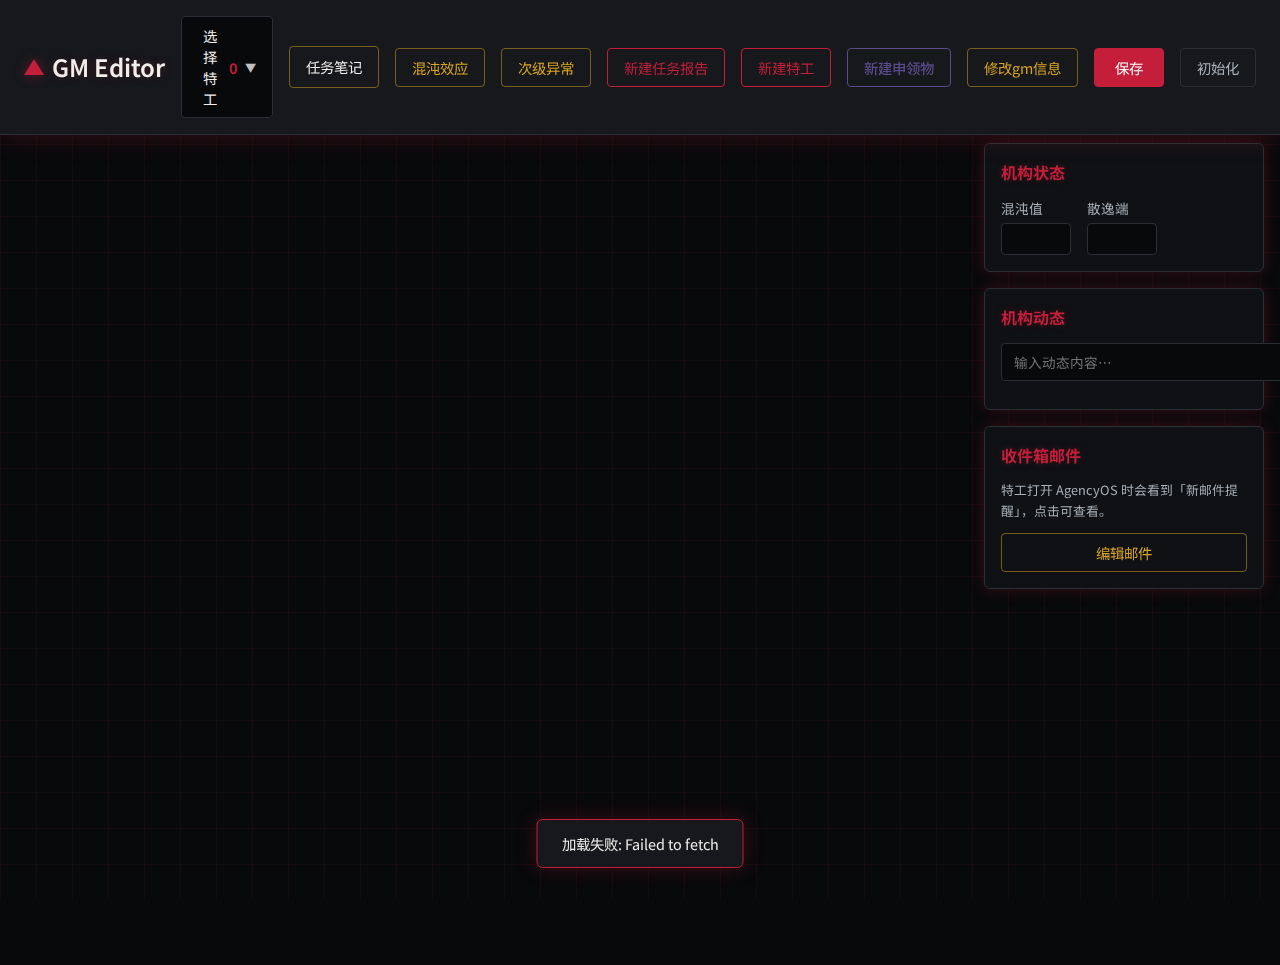
<file: gm-editor/public/index.html>
<!DOCTYPE html>
<html lang="zh-CN">

<head>
  <meta charset="UTF-8">
  <meta name="viewport" content="width=device-width, initial-scale=1.0">
  <title>GM Editor — 特工状态编辑</title>
  <link rel="preconnect" href="https://fonts.googleapis.com">
  <link rel="preconnect" href="https://fonts.gstatic.com" crossorigin>
  <link href="https://fonts.googleapis.com/css2?family=Noto+Sans+SC:wght@400;500;600;700&display=swap" rel="stylesheet">
  <link rel="stylesheet" href="styles.css">
</head>

<body>
  <header class="banner">
    <div class="banner-title">
      <div class="banner-triangle"></div>
      <h1>GM Editor</h1>
    </div>
    <div class="agent-dropdown-wrap">
      <button class="agent-dropdown-trigger" id="agentDropdownTrigger">
        <span>选择特工</span>
        <span class="agent-count" id="agentCount">0</span>
        <span class="dropdown-arrow">▼</span>
      </button>
      <div class="agent-dropdown-panel" id="agentDropdownPanel"></div>
    </div>
    <a href="/missions.html" class="ref-btn" style="text-decoration:none;color:inherit;">任务笔记</a>
    <button class="ref-btn" id="chaosEffectBtn">混沌效应</button>
    <button class="ref-btn" id="secondaryAnomalyBtn">次级异常</button>
    <button class="new-agent-btn" id="newMissionBtn">新建任务报告</button>
    <button class="new-agent-btn" id="newAgentBtn">新建特工</button>
    <button class="new-item-btn" id="newItemBtn">新建申领物</button>
    <button class="ref-btn" id="gmInfoBtn" type="button">修改gm信息</button>
    <button class="save-btn" id="saveBtn">保存</button>
    <button class="init-btn" id="initBtn" type="button">初始化</button>
  </header>

  <main class="main">
    <section class="agent-cards-section">
      <div class="agent-cards" id="agentCards"></div>
    </section>
    <aside class="agency-sidebar">
      <section class="agency-section">
        <h2 class="section-title">机构状态</h2>
        <div class="agency-fields">
          <div class="field">
            <label>混沌值</label>
            <input type="number" id="chaosValue" min="0" />
          </div>
          <div class="field">
            <label>散逸端</label>
            <input type="number" id="looseEnds" min="0" />
          </div>
        </div>
      </section>
      <section class="news-section">
        <h2 class="section-title">机构动态</h2>
        <div class="news-add">
          <input type="text" id="newsText" placeholder="输入动态内容…" />
          <button class="add-btn" id="addNewsBtn">添加</button>
        </div>
        <ul class="news-list" id="newsList"></ul>
      </section>
      <section class="inmail-section">
        <h2 class="section-title">收件箱邮件</h2>
        <p class="inmail-desc">特工打开 AgencyOS 时会看到「新邮件提醒」，点击可查看。</p>
        <button type="button" class="ref-btn inmail-btn" id="inMailBtn">编辑邮件</button>
      </section>
    </aside>
  </main>

  <div class="toast" id="toast"></div>

  <div class="modal-overlay" id="newAgentModalOverlay">
    <div class="modal" id="newAgentModal">
      <div class="modal-header">
        <h3 class="modal-title">新建特工</h3>
        <button class="modal-close" type="button" aria-label="关闭">×</button>
      </div>
      <div class="modal-body">
        <div class="form-field">
          <label>姓名</label>
          <input type="text" id="newAgentName" placeholder="输入姓名" />
        </div>
        <div class="form-field">
          <label>呼号 (AKA)</label>
          <input type="text" id="newAgentAka" placeholder="输入呼号（可选）" />
        </div>
        <div class="form-field">
          <label>异常</label>
          <select id="newAgentAnomaly"></select>
        </div>
        <div class="form-field">
          <label>现实</label>
          <select id="newAgentReality"></select>
        </div>
        <div class="form-field">
          <label>职能</label>
          <select id="newAgentCompetency"></select>
        </div>
        <button class="modal-submit-btn" id="newAgentSubmit">创建</button>
      </div>
    </div>
  </div>

  <div class="modal-overlay" id="switchRealityModalOverlay">
    <div class="modal" id="switchRealityModal">
      <div class="modal-header">
        <h3 class="modal-title">切换现实</h3>
        <button class="modal-close" type="button" aria-label="关闭">×</button>
      </div>
      <div class="modal-body" id="switchRealityList"></div>
    </div>
  </div>

  <div class="modal-overlay" id="itemsModalOverlay">
    <div class="modal" id="itemsModal">
      <div class="modal-header">
        <h3 class="modal-title">添加申领物</h3>
        <button class="modal-close" type="button" aria-label="关闭">×</button>
      </div>
      <div class="modal-search">
        <input type="text" id="itemsModalSearch" placeholder="按名称搜索…" />
      </div>
      <div class="modal-body" id="itemsModalList"></div>
    </div>
  </div>

  <div class="modal-overlay" id="newItemModalOverlay">
    <div class="modal" id="newItemModal">
      <div class="modal-header">
        <h3 class="modal-title">新建申领物</h3>
        <button class="modal-close" type="button" aria-label="关闭">×</button>
      </div>
      <div class="modal-body">
        <div class="form-field">
          <label>名称</label>
          <input type="text" id="newItemName" placeholder="输入申领物名称" />
        </div>
        <div class="form-field">
          <label>嘉奖 (价格)</label>
          <input type="number" id="newItemPrice" placeholder="0" min="0" />
        </div>
        <div class="form-field">
          <label>描述</label>
          <textarea id="newItemDesc" placeholder="输入申领物描述" rows="6"></textarea>
        </div>
        <button class="modal-submit-btn" id="newItemSubmit">创建</button>
      </div>
    </div>
  </div>

  <div class="modal-overlay" id="changeAbilityModalOverlay">
    <div class="modal" id="changeAbilityModal">
      <div class="modal-header">
        <h3 class="modal-title">变化 — 更换能力</h3>
        <button class="modal-close" type="button" aria-label="关闭">×</button>
      </div>
      <div class="modal-body">
        <div class="form-field">
          <label>能力名称</label>
          <input type="text" id="changeAbilityName" placeholder="输入新能力名称" />
        </div>
        <div class="form-field">
          <label>能力描述</label>
          <textarea id="changeAbilityDesc" placeholder="输入新能力描述" rows="8"></textarea>
        </div>
        <button class="modal-submit-btn" id="changeAbilitySubmit">确认更换</button>
      </div>
    </div>
  </div>

  <div class="modal-overlay" id="addAbilityModalOverlay">
    <div class="modal" id="addAbilityModal">
      <div class="modal-header">
        <h3 class="modal-title" id="addAbilityModalTitle">添加异常能力</h3>
        <button class="modal-close" type="button" aria-label="关闭">×</button>
      </div>
      <div class="modal-body">
        <div class="form-field">
          <label>能力名称</label>
          <input type="text" id="addAbilityName" placeholder="输入能力名称" />
        </div>
        <div class="form-field">
          <label>能力描述</label>
          <textarea id="addAbilityDesc" placeholder="输入能力描述" rows="6"></textarea>
        </div>
        <div class="form-field">
          <label><input type="checkbox" id="addAbilityPracticable" /> 可练习</label>
          <span class="form-hint">勾选后该能力将包含「已练习」与「为人所知」轨道</span>
        </div>
        <button class="modal-submit-btn" id="addAbilitySubmit">确认</button>
      </div>
    </div>
  </div>

  <div class="modal-overlay" id="newMissionModalOverlay">
    <div class="modal ref-modal ref-modal-wide" id="newMissionModal">
      <div class="modal-header">
        <h3 class="modal-title">新建任务报告</h3>
        <button class="modal-close" type="button" aria-label="关闭">×</button>
      </div>
      <div class="modal-body">
        <div class="form-field">
          <label>异常状态</label>
          <select id="missionStatus">
            <option value="已中和">已中和</option>
            <option value="已捕获">已捕获</option>
            <option value="已逃脱">已逃脱</option>
          </select>
        </div>
        <div class="form-row">
          <div class="form-field">
            <label>代号</label>
            <input type="text" id="missionCodename" placeholder="异常代号" />
          </div>
          <div class="form-field">
            <label>行为</label>
            <input type="text" id="missionBehavior" placeholder="异常行为" />
          </div>
        </div>
        <div class="form-row">
          <div class="form-field">
            <label>焦点</label>
            <input type="text" id="missionFocus" placeholder="异常焦点" />
          </div>
          <div class="form-field">
            <label>领域</label>
            <input type="text" id="missionDomain" placeholder="异常领域" />
          </div>
        </div>
        <div class="form-field">
          <label>参与者</label>
          <textarea id="missionParticipants" placeholder="参与任务的特工" rows="2"></textarea>
        </div>
        <div class="form-row">
          <div class="form-field">
            <label>察看期</label>
            <input type="text" id="missionObservation" placeholder="察看期" />
          </div>
          <div class="form-field">
            <label>MVP</label>
            <input type="text" id="missionMvp" placeholder="MVP" />
          </div>
          <div class="form-field">
            <label>最终评级</label>
            <input type="text" id="missionRating" placeholder="最终评级" />
          </div>
        </div>
        <button class="modal-submit-btn" id="newMissionSubmit">创建</button>
      </div>
    </div>
  </div>

  <div class="modal-overlay" id="chaosEffectModalOverlay">
    <div class="modal ref-modal ref-modal-wide" id="chaosEffectModal">
      <div class="modal-header">
        <h3 class="modal-title">混沌效应 — GM 参考</h3>
        <button class="modal-close" type="button" aria-label="关闭">×</button>
      </div>
      <div class="modal-body">
        <table class="ref-table">
          <thead>
            <tr>
              <th>代价</th>
              <th>效果</th>
              <th>描述</th>
              <th>示例</th>
            </tr>
          </thead>
          <tbody>
            <tr class="chaos-effect-row" data-cost="1" data-effect="扭曲"><td>1</td><td>扭曲</td><td>一个物体或地点以一种凡俗的方式被改变。</td><td>一扇门被锁上；一台摄像机开启；玫瑰变成了郁金香；你最喜欢的外套现在是绿色的了。</td></tr>
            <tr class="chaos-effect-row" data-cost="2" data-effect="腐化"><td>2</td><td>腐化</td><td>一个物体或地点被改变以反映异常体，造成非自然的外观或危险的变化。</td><td>门后是深坑；摄像机的录像显示目标已死；玫瑰中绽放出眼睛；你最喜欢的外套现在是皮肤了。</td></tr>
            <tr class="chaos-effect-row" data-cost="3" data-effect="现实触发器"><td>3</td><td>现实触发器</td><td>一名角色的"现实"特性被激活。</td><td>"程过载"接到一个电话；"明星"遇到一个粉丝；"看护者"的受照料者饿了。</td></tr>
            <tr class="chaos-effect-row" data-cost="4" data-effect="显化"><td>4</td><td>显化</td><td>使用下方的"次级异常体创建图表"来创造一个新的次级异常体。</td><td>一个盗窃型异常体偷走了一张重要的门禁卡。</td></tr>
            <tr class="chaos-effect-row" data-cost="5" data-effect="吸引"><td>5</td><td>吸引</td><td>几个凡俗存在（例如人际关系中的人）发现自己被吸引进了异常体的领域。</td><td>一辆巴士改变了路线；一名记者有了预感；警察放弃了他们的路障。</td></tr>
            <tr class="chaos-effect-row" data-cost="6" data-effect="扩张"><td>6</td><td>扩张</td><td>异常体的领域扩张，将另一个地点纳入其力量范围。此变化的大小取决于异常体的焦点。</td><td>异常体将其影响范围从一间办公室扩展到整栋建筑；从一栋建筑扩展到一个街区；从一个街区扩展到整座城。</td></tr>
            <tr class="chaos-effect-row" data-cost="7" data-effect="双重"><td>7</td><td>双重</td><td>使用"次级异常体创建图表"创造2个次级异常体。</td><td>一个诱惑型异常体分散了特工们的注意力，同时一个囚禁型异常体将一个重要的信息来源困在了无尽的迷宫中。</td></tr>
            <tr class="chaos-effect-row" data-cost="9" data-effect="三重"><td>9</td><td>三重</td><td>使用"次级异常体创建图表"创造3个次级异常体。</td><td>三个扰乱型异常体藏在灯具中，产生足够的混沌来创造一波波暴力型异常体来追击特工。</td></tr>
            <tr class="chaos-effect-row" data-cost="10" data-effect="杀死"><td>10</td><td>杀死</td><td>一条凡俗生命被终结，无论有何防御。此效果无法被任何其他效果停止、改变或中断。</td><td>心脏停止；心智破碎；灵魂碎裂；一辆巴士砸在某人身上。</td></tr>
            <tr class="chaos-effect-row" data-cost="30" data-effect="压倒"><td>30</td><td>压倒</td><td>一条异常的生命被终结，无论有何防御。除非另有说明，此效果无法被任何效果停止、改变或中断。</td><td>即使是机构也无法永远保护你。但我们总能把你带回来！</td></tr>
          </tbody>
        </table>
      </div>
    </div>
  </div>

  <div class="modal-overlay" id="chaosEffectConfirmModalOverlay">
    <div class="modal" id="chaosEffectConfirmModal">
      <div class="modal-header">
        <h3 class="modal-title" id="chaosEffectConfirmTitle">确认创建混沌效应</h3>
        <button class="modal-close" type="button" aria-label="关闭">×</button>
      </div>
      <div class="modal-body">
        <p class="chaos-effect-confirm-info" id="chaosEffectConfirmInfo"></p>
        <div class="form-field">
          <label>创建数量</label>
          <input type="number" id="chaosEffectCount" min="1" value="1" />
        </div>
        <p class="chaos-effect-total" id="chaosEffectTotal"></p>
        <div class="modal-actions">
          <button class="modal-cancel-btn" id="chaosEffectConfirmCancel">取消</button>
          <button class="modal-submit-btn" id="chaosEffectConfirmSubmit">确认</button>
        </div>
      </div>
    </div>
  </div>

  <div class="modal-overlay" id="secondaryAnomalyModalOverlay">
    <div class="modal ref-modal ref-modal-wide" id="secondaryAnomalyModal">
      <div class="modal-header">
        <h3 class="modal-title">次级异常 — GM 参考</h3>
        <button class="modal-close" type="button" aria-label="关闭">×</button>
      </div>
      <div class="modal-body">
        <table class="ref-table ref-table-secondary">
          <thead>
            <tr>
              <th>类别</th>
              <th>威胁</th>
              <th>稳定性</th>
              <th>描述</th>
              <th>关键能力</th>
            </tr>
          </thead>
          <tbody>
            <tr>
              <td>暴力型</td>
              <td>2</td>
              <td>1</td>
              <td>这些异常体总是栖身于物理物体中，并常利用它们来造成伤害。它们可能是一条会勒人的绳子、一块高速移动的石头、或是一把充满威胁的剪刀。若不设法保护自己，你肯定会受伤。要避免伤害，基本总得掷骰或使用能力，而且它们可不是闹着玩的。</td>
              <td>它们有了动力，就能大量杀死凡俗之人。</td>
            </tr>
            <tr>
              <td>诱惑型</td>
              <td>0</td>
              <td>2</td>
              <td>这些异常体在视觉上或心理上都令人着迷。它们可能很迷人、会跳舞什么的，但也可能是一顿令人垂涎的餐点、一首优美的歌曲，或任何对称旋转的东西。它们能轻易聚集一群被催眠的非异常人类，如果运气好，还能迷惑特工。与暴力型次级异常体配合时尤其危险。</td>
              <td>它们能自由地控制凡俗之人。附近特工的掷骰失败也可能导致特工被控制。</td>
            </tr>
            <tr>
              <td>囚禁型</td>
              <td>0</td>
              <td>3</td>
              <td>这些异常体通过改变现实或超现实的空间来困住目标。它们可能会直接让一个笼子活过来，藏在一副扑克牌里抓住任何碰到鬼牌的人，或者干脆变成一只巨大的野兽吞噬目标。要逃离一个囚禁型异常体，或救出被捕获的人，需要创造性地使用特工的能力。</td>
              <td>即使没有掷骰失败，它们也能囚禁凡俗之人或特工，将他们置于真实的或想象的环境中。</td>
            </tr>
            <tr>
              <td>盗窃型</td>
              <td>1</td>
              <td>2</td>
              <td>这些异常体喜欢偷窃重要物品，而且几乎不可能在它们得手前抓住。它们偏爱人类联想到恶作剧的形态，例如精怪或浣熊。看好你的钥匙！</td>
              <td>会自动从凡俗之人或特工处偷窃物品，且必须被抓获。它们通常只在你试图夺回东西时才会攻击。如果特工留心观察，被盗的物品可能会提供关于其异常体焦点的线索。</td>
            </tr>
            <tr>
              <td>冒充型</td>
              <td>1</td>
              <td>2</td>
              <td>这些异常体足够老练，能模仿凡俗之人。它们会呈现出特定人物的形态；通常没有足够的创造力来独创一格。</td>
              <td>如果其异常行为没有暴露它们，它们能在被阻止前轻易地制造出许多散逸端。如果一个异常体特别聪明，它会利用它们作为通往凡俗世界的大使。</td>
            </tr>
            <tr>
              <td>扰乱型</td>
              <td>1</td>
              <td>1</td>
              <td>这些异常体会放大它们附近产生的混沌，如果没被发现并摧毁，它们很快就能"值回票价"。它们喜欢伪装成凡俗物品。通常，混沌的增加是它们在场唯一的线索。</td>
              <td>附近每有此类异常体存在，每次产生混沌时，总量便会额外增加1点。共鸣者可通过物理接触将其辨识为异常的。那1点伤害会在它们被摧毁时激活：它们会爆炸。</td>
            </tr>
          </tbody>
        </table>
      </div>
    </div>
  </div>

  <div class="modal-overlay" id="relationshipModalOverlay">
    <div class="modal" id="relationshipModal">
      <div class="modal-header">
        <h3 class="modal-title" id="relationshipModalTitle">添加关系</h3>
        <button class="modal-close" type="button" aria-label="关闭">×</button>
      </div>
      <div class="modal-body">
        <div class="form-field">
          <label>名称</label>
          <input type="text" id="relName" placeholder="输入关系人名称" />
        </div>
        <div class="form-field">
          <label>扮演</label>
          <input type="text" id="relActor" placeholder="如：劳伦斯扮演" />
        </div>
        <div class="form-field">
          <label>描述</label>
          <textarea id="relDesc" placeholder="输入关系人描述" rows="3"></textarea>
        </div>
        <div class="form-field">
          <label>连结加成</label>
          <input type="text" id="relBenefit" placeholder="如：睿智" />
        </div>
        <div class="form-field">
          <label>连结加成描述</label>
          <textarea id="relBenefitDesc" placeholder="输入连结加成效果描述" rows="4"></textarea>
        </div>
        <div class="form-field">
          <label>连结 (1-9)</label>
          <input type="number" id="relCloseness" min="1" max="9" value="1" />
        </div>
        <div class="form-field">
          <label><input type="checkbox" id="relBenefitActive" /> 已激活</label>
        </div>
        <button class="modal-submit-btn" id="relationshipSubmit">确认</button>
      </div>
    </div>
  </div>

  <div class="modal-overlay" id="inMailModalOverlay">
    <div class="modal" id="inMailModal">
      <div class="modal-header">
        <h3 class="modal-title">收件箱邮件</h3>
        <button class="modal-close" type="button" aria-label="关闭">×</button>
      </div>
      <div class="modal-body">
        <div class="form-field">
          <label>标题</label>
          <input type="text" id="inMailTitle" placeholder="邮件标题" />
        </div>
        <div class="form-field">
          <label>内容</label>
          <textarea id="inMailContent" placeholder="邮件内容" rows="8"></textarea>
        </div>
        <div class="inmail-actions">
          <button type="button" class="modal-submit-btn" id="inMailSaveBtn">发送</button>
          <button type="button" class="inmail-clear-btn" id="inMailClearBtn">清除邮件</button>
        </div>
      </div>
    </div>
  </div>

  <div class="modal-overlay" id="gmInfoModalOverlay">
    <div class="modal gm-info-modal" id="gmInfoModal">
      <div class="modal-header">
        <h3 class="modal-title">修改 GM 信息</h3>
        <button class="modal-close" type="button" aria-label="关闭">×</button>
      </div>
      <div class="modal-body">
        <div class="form-field">
          <label>姓名</label>
          <input type="text" id="gmModalName" placeholder="GM 姓名" />
        </div>
        <div class="form-field">
          <label>AKA</label>
          <input type="text" id="gmModalAka" placeholder="GM 呼号" />
        </div>
        <div class="form-field">
          <label>内部文件泄漏内容</label>
          <p class="form-hint">该内容在 AgencyOS 中点击「内部文件泄露SOS」按钮时显示。支持 HTML。</p>
          <textarea id="gmModalLore" placeholder="输入 HTML 内容…" rows="14"></textarea>
        </div>
        <button type="button" class="modal-submit-btn" id="gmInfoSubmit">确认</button>
      </div>
    </div>
  </div>

  <script src="app.js"></script>
</body>

</html>
</file>
<file: gm-editor/public/styles.css>
:root {
  --bg-dark: #08090b;
  --bg-card: #0f1114;
  --bg-elevated: #16181c;
  --accent-red: #c41e3a;
  --accent-red-dark: #9e1830;
  --text-primary: #f0eeeb;
  --text-secondary: #a8b0b8;
  --text-soft: #b8bcc4;
  --border: #2a2e35;
  --glow-red: rgba(196, 30, 58, 0.5);
  --glow-red-soft: rgba(196, 30, 58, 0.25);
  --arc-anomaly: #2e4d92;
  --arc-reality: #daa520;
  --arc-competency: #c41e3a;
  --arc-items: #5a4a8a;
  --commendation-color: #34d399;
  --reprimand-color: #e67e22;
  --probation-color: #4a5a8a;
  --mvp-color: #c41e3a;
}

* {
  box-sizing: border-box;
  margin: 0;
  padding: 0;
}

body {
  font-family: 'Noto Sans SC', -apple-system, sans-serif;
  background: var(--bg-dark);
  color: var(--text-primary);
  min-height: 100vh;
  line-height: 1.6;
  position: relative;
}

body::before {
  content: '';
  position: fixed;
  inset: 0;
  background-image:
    linear-gradient(rgba(196, 30, 58, 0.08) 1px, transparent 1px),
    linear-gradient(90deg, rgba(196, 30, 58, 0.08) 1px, transparent 1px);
  background-size: 36px 36px;
  pointer-events: none;
  z-index: 0;
}

body > * {
  position: relative;
  z-index: 1;
}

.banner {
  position: relative;
  z-index: 100;
  background: var(--bg-elevated);
  border-bottom: 1px solid var(--border);
  box-shadow: 0 0 25px var(--glow-red-soft);
  padding: 1rem 1.5rem;
  display: flex;
  align-items: center;
  justify-content: space-between;
  gap: 1rem;
}

.agent-dropdown-wrap {
  position: relative;
  flex: 1;
  max-width: 280px;
  z-index: 101;
}

.agent-dropdown-trigger {
  width: 100%;
  display: flex;
  align-items: center;
  gap: 0.5rem;
  padding: 0.5rem 1rem;
  background: var(--bg-dark);
  border: 1px solid var(--border);
  border-radius: 4px;
  color: var(--text-primary);
  font-family: inherit;
  font-size: 0.9rem;
  cursor: pointer;
  transition: border-color 0.2s;
}

.agent-dropdown-trigger:hover {
  border-color: var(--accent-red);
}

.agent-count {
  color: var(--accent-red);
  font-weight: 600;
}

.dropdown-arrow {
  margin-left: auto;
  font-size: 0.7rem;
  opacity: 0.8;
}

.agent-dropdown-panel {
  display: none;
  position: absolute;
  top: 100%;
  left: 0;
  right: 0;
  margin-top: 0.25rem;
  background: var(--bg-card);
  border: 1px solid var(--border);
  border-radius: 4px;
  padding: 0.75rem;
  box-shadow: 0 4px 20px rgba(0, 0, 0, 0.4);
  z-index: 100;
  max-height: 240px;
  overflow-y: auto;
}

.agent-dropdown-panel.open {
  display: block;
}

.agent-checkboxes {
  display: flex;
  flex-direction: column;
  gap: 0.35rem;
}

.agent-checkbox {
  display: flex;
  align-items: center;
  gap: 0.5rem;
  cursor: pointer;
  font-size: 0.9rem;
  padding: 0.25rem 0;
}

.agent-checkbox:hover {
  color: var(--accent-red);
}

.agent-checkbox input {
  width: 18px;
  height: 18px;
  accent-color: var(--accent-red);
  cursor: pointer;
  flex-shrink: 0;
}

.banner-title {
  display: flex;
  align-items: center;
  gap: 0.5rem;
}

.banner-triangle {
  width: 0;
  height: 0;
  border-left: 10px solid transparent;
  border-right: 10px solid transparent;
  border-bottom: 16px solid var(--accent-red);
  filter: drop-shadow(0 0 6px var(--glow-red));
}

.banner-title h1 {
  font-size: 1.5rem;
  font-weight: 600;
  color: var(--text-primary);
  text-shadow: 0 0 10px var(--glow-red-soft);
}

.save-btn {
  background: var(--accent-red);
  color: white;
  border: 1px solid var(--accent-red);
  padding: 0.5rem 1.25rem;
  font-family: inherit;
  font-size: 0.9rem;
  cursor: pointer;
  border-radius: 4px;
  transition: all 0.2s;
}

.save-btn:hover {
  background: var(--accent-red-dark);
  box-shadow: 0 0 15px var(--glow-red);
}

.init-btn {
  background: transparent;
  color: var(--text-secondary);
  border: 1px solid var(--border);
  padding: 0.5rem 1rem;
  font-family: inherit;
  font-size: 0.9rem;
  cursor: pointer;
  border-radius: 4px;
  transition: color 0.2s, border-color 0.2s;
}

.init-btn:hover {
  color: var(--accent-red);
  border-color: var(--accent-red);
}

.new-agent-btn {
  background: transparent;
  color: var(--accent-red);
  border: 1px solid var(--accent-red);
  padding: 0.5rem 1rem;
  font-family: inherit;
  font-size: 0.9rem;
  cursor: pointer;
  border-radius: 4px;
  transition: all 0.2s;
}

.new-agent-btn:hover {
  background: rgba(196, 30, 58, 0.15);
  box-shadow: 0 0 10px var(--glow-red-soft);
}

.ref-btn {
  background: transparent;
  color: var(--arc-reality);
  border: 1px solid rgba(218, 165, 32, 0.5);
  padding: 0.5rem 1rem;
  font-family: inherit;
  font-size: 0.9rem;
  cursor: pointer;
  border-radius: 4px;
  transition: background 0.2s, box-shadow 0.2s;
}

.ref-btn:hover {
  background: rgba(218, 165, 32, 0.15);
  box-shadow: 0 0 10px rgba(218, 165, 32, 0.2);
}

.new-item-btn {
  background: transparent;
  color: var(--arc-items);
  border: 1px solid var(--arc-items);
  padding: 0.5rem 1rem;
  font-family: inherit;
  font-size: 0.9rem;
  font-weight: 500;
  cursor: pointer;
  border-radius: 4px;
  transition: background 0.2s, box-shadow 0.2s;
}

.new-item-btn:hover {
  background: rgba(90, 74, 138, 0.2);
  box-shadow: 0 0 10px rgba(90, 74, 138, 0.3);
}

.main {
  max-width: 100%;
  padding: 0.5rem 1rem 1rem;
  display: flex;
  flex-direction: row;
  gap: 1rem;
  min-height: calc(100vh - 70px);
}

.agency-sidebar {
  width: 280px;
  flex-shrink: 0;
  display: flex;
  flex-direction: column;
  gap: 1rem;
  align-self: flex-start;
}

.agency-section,
.news-section,
.agency-limits-section,
.inmail-section {
  background: var(--bg-card);
  border: 1px solid var(--border);
  border-radius: 6px;
  padding: 1rem;
  box-shadow: 0 0 15px var(--glow-red-soft);
}

.section-title {
  font-size: 1rem;
  color: var(--accent-red);
  margin-bottom: 0.75rem;
  text-shadow: 0 0 8px var(--glow-red-soft);
}

.agency-fields {
  display: flex;
  gap: 1rem;
}

.field {
  display: flex;
  flex-direction: column;
  gap: 0.25rem;
}

.field label {
  font-size: 0.85rem;
  color: var(--text-secondary);
}

.field input {
  width: 70px;
  padding: 0.4rem;
  background: var(--bg-dark);
  border: 1px solid var(--border);
  border-radius: 4px;
  color: var(--text-primary);
  font-size: 0.95rem;
}

.field input:focus {
  outline: none;
  border-color: var(--accent-red);
  box-shadow: 0 0 8px var(--glow-red-soft);
}

.news-add {
  display: flex;
  gap: 0.5rem;
  margin-bottom: 0.75rem;
}

.news-add input {
  flex: 1;
  padding: 0.5rem 0.75rem;
  background: var(--bg-dark);
  border: 1px solid var(--border);
  border-radius: 4px;
  color: var(--text-primary);
  font-family: inherit;
  font-size: 0.85rem;
}

.news-add input:focus {
  outline: none;
  border-color: var(--accent-red);
}

.add-btn {
  flex-shrink: 0;
  background: var(--accent-red);
  color: white;
  border: none;
  padding: 0.5rem 0.9rem;
  font-family: inherit;
  font-size: 0.85rem;
  cursor: pointer;
  border-radius: 4px;
}

.add-btn:hover {
  background: var(--accent-red-dark);
}

.news-list {
  list-style: none;
  max-height: 180px;
  overflow-y: auto;
}

.news-item {
  display: flex;
  justify-content: space-between;
  align-items: flex-start;
  gap: 0.5rem;
  padding: 0.4rem 0;
  border-bottom: 1px solid var(--border);
  font-size: 0.8rem;
}

.news-item:last-child {
  border-bottom: none;
}

.news-item-date {
  color: var(--accent-red);
  font-size: 0.75rem;
  flex-shrink: 0;
}

.news-item-remove {
  background: transparent;
  border: 1px solid var(--border);
  color: var(--text-secondary);
  padding: 0.15rem 0.4rem;
  cursor: pointer;
  border-radius: 4px;
  font-size: 0.75rem;
  flex-shrink: 0;
}

.news-item-remove:hover {
  color: var(--accent-red);
  border-color: var(--accent-red);
}

.agency-limits-content {
  font-size: 0.85rem;
  color: var(--text-primary);
  max-height: 180px;
  overflow-y: auto;
}

.agency-limits-row {
  display: flex;
  justify-content: space-between;
  align-items: baseline;
  gap: 0.5rem;
  margin-bottom: 0.35rem;
}

.agency-limits-label {
  color: var(--text-secondary);
  flex-shrink: 0;
}

.agency-limits-value {
  font-weight: 500;
  color: var(--accent-red);
}

.agency-limits-restrictions {
  margin-top: 0.75rem;
}

.agency-limits-restrictions .agency-limits-label {
  display: block;
  margin-bottom: 0.35rem;
}

.agency-limits-item,
.agency-limits-empty {
  margin: 0 0 0.5rem 0;
  padding-left: 0.5rem;
  border-left: 2px solid var(--border);
  color: var(--text-secondary);
  font-size: 0.8rem;
  line-height: 1.45;
}

.agency-limits-empty {
  font-style: italic;
}

.gm-section {
  margin-top: 1rem;
  padding-top: 1rem;
  border-top: 1px solid var(--border);
}

.gm-fields .field {
  margin-bottom: 0.75rem;
}

.gm-lore-btn {
  width: 100%;
  margin-top: 0.5rem;
}


.inmail-desc {
  font-size: 0.8rem;
  color: var(--text-secondary);
  margin: 0 0 0.75rem 0;
}

.inmail-btn {
  width: 100%;
}

.inmail-actions {
  display: flex;
  gap: 0.75rem;
  margin-top: 1rem;
  flex-wrap: wrap;
}

.inmail-clear-btn {
  padding: 0.5rem 1rem;
  background: transparent;
  border: 1px solid var(--border);
  color: var(--text-secondary);
  border-radius: 4px;
  font-size: 0.9rem;
  cursor: pointer;
  font-family: inherit;
}

.inmail-clear-btn:hover {
  color: var(--accent-red);
  border-color: var(--accent-red);
}

.agent-cards-section {
  flex: 1;
  min-width: 0;
  min-height: 0;
  display: flex;
  flex-direction: column;
  align-self: stretch;
}

.agent-cards {
  display: flex;
  flex-direction: row;
  flex-wrap: wrap;
  gap: 1rem;
  align-content: flex-start;
  overflow-y: auto;
  flex: 1;
}

.agent-cards::-webkit-scrollbar {
  width: 8px;
}

.agent-cards::-webkit-scrollbar-thumb {
  background: var(--border);
  border-radius: 4px;
}

.no-cards-hint {
  color: var(--text-secondary);
  font-size: 0.9rem;
  font-style: italic;
  padding: 3rem 2rem;
  text-align: center;
  flex: 1;
}

.agent-card {
  flex: 1 1 280px;
  min-width: 260px;
  max-width: 400px;
  background: var(--bg-card);
  border: 1px solid var(--border);
  border-radius: 6px;
  padding: 1.25rem;
  box-shadow: 0 0 15px var(--glow-red-soft);
}

.agent-card-flip {
  position: relative;
}
.agent-card-front {
  display: block;
}
.agent-card-back {
  display: none;
  margin: 0 -1.25rem -1.25rem;
  padding: 1rem 1.25rem;
  background: var(--bg-card);
  border-radius: 0 0 6px 6px;
}
.agent-card-flip.flipped .agent-card-front {
  display: none;
}
.agent-card-flip.flipped .agent-card-back {
  display: block;
}

.agent-track-btn {
  padding: 0.35rem 0.6rem;
  font-size: 0.75rem;
  font-family: inherit;
  font-weight: 600;
  color: var(--accent-red);
  background: rgba(196, 30, 58, 0.15);
  border: 1px solid rgba(196, 30, 58, 0.5);
  border-radius: 4px;
  cursor: pointer;
  margin-bottom: 0.75rem;
}
.agent-track-btn:hover {
  border-color: var(--accent-red);
  background: rgba(196, 30, 58, 0.25);
}
.agent-track-btn-back {
  margin-bottom: 1rem;
}

.agent-card-back-title {
  font-size: 0.9rem;
  font-weight: 600;
  color: var(--accent-red);
  margin-bottom: 1rem;
  padding-bottom: 0.5rem;
  border-bottom: 1px solid var(--border);
}

.arc-tracks-help {
  font-size: 0.8rem;
  color: var(--text-secondary);
  line-height: 1.5;
  margin-bottom: 1rem;
  padding: 0.5rem 0;
}
.arc-track-help {
  font-size: 0.75rem;
  color: var(--text-secondary);
  line-height: 1.45;
  margin-bottom: 0.5rem;
}

.arc-track {
  margin-bottom: 1rem;
  min-width: 0;
}
.arc-track:last-child {
  margin-bottom: 0;
}
.arc-track-name {
  font-size: 0.75rem;
  font-weight: 600;
  text-transform: uppercase;
  letter-spacing: 0.05em;
  margin-bottom: 0.35rem;
}
.arc-track.职能 .arc-track-name { color: var(--arc-competency); }
.arc-track.现实 .arc-track-name { color: var(--arc-reality); }
.arc-track.异常 .arc-track-name { color: var(--arc-anomaly); }

.arc-track-gm-controls {
  display: flex;
  flex-wrap: wrap;
  align-items: center;
  gap: 0.5rem 1rem;
  margin-bottom: 0.5rem;
  font-size: 0.75rem;
}
.arc-track-gm-controls .arc-track-gm-label {
  color: var(--text-secondary);
  margin-right: 0.25rem;
}
.arc-track-gm-controls .arc-track-gm-value {
  min-width: 1.5rem;
  text-align: center;
  font-weight: 600;
  color: var(--text-primary);
}
.arc-track-gm-btn {
  width: 1.5rem;
  height: 1.5rem;
  padding: 0;
  font-size: 1rem;
  line-height: 1;
  font-family: inherit;
  color: var(--accent-red);
  background: rgba(196, 30, 58, 0.2);
  border: 1px solid rgba(196, 30, 58, 0.5);
  border-radius: 4px;
  cursor: pointer;
  display: inline-flex;
  align-items: center;
  justify-content: center;
}
.arc-track-gm-btn:hover {
  background: rgba(196, 30, 58, 0.35);
  border-color: var(--accent-red);
}
.arc-track.职能 .arc-track-gm-btn { border-color: rgba(196, 30, 58, 0.5); color: var(--arc-competency); }
.arc-track.现实 .arc-track-gm-btn { border-color: rgba(218, 165, 32, 0.5); color: var(--arc-reality); background: rgba(218, 165, 32, 0.15); }
.arc-track.现实 .arc-track-gm-btn:hover { background: rgba(218, 165, 32, 0.3); border-color: var(--arc-reality); }
.arc-track.异常 .arc-track-gm-btn { border-color: rgba(46, 77, 146, 0.5); color: var(--arc-anomaly); background: rgba(46, 77, 146, 0.15); }
.arc-track.异常 .arc-track-gm-btn:hover { background: rgba(46, 77, 146, 0.3); border-color: var(--arc-anomaly); }

.arc-track-bar {
  display: flex;
  flex-direction: row;
  flex-wrap: wrap;
  align-items: center;
  gap: 0;
  row-gap: 0.5rem;
  margin-bottom: 0.5rem;
  max-width: 100%;
  min-width: 0;
}
.arc-track-cell {
  display: flex;
  flex-direction: row;
  align-items: center;
  flex-shrink: 0;
}
.arc-track-connector.h {
  width: 3px;
  min-width: 3px;
  height: 2px;
  background: currentColor;
  opacity: 0.6;
  flex-shrink: 0;
}
.arc-track.职能 .arc-track-connector.h { color: var(--arc-competency); }
.arc-track.现实 .arc-track-connector.h { color: var(--arc-reality); }
.arc-track.异常 .arc-track-connector.h { color: var(--arc-anomaly); }

.arc-track-bar .tracker-step {
  width: 22px;
  height: 22px;
  min-width: 22px;
  min-height: 22px;
  border: 2px solid var(--border);
  border-radius: 4px;
  background: var(--bg-dark);
  display: flex;
  align-items: center;
  justify-content: center;
  font-size: 0.65rem;
  font-weight: 700;
  color: var(--text-secondary);
  flex-shrink: 0;
  position: relative;
}
.arc-track.职能 .arc-track-bar .tracker-step { border-color: rgba(196, 30, 58, 0.5); }
.arc-track.现实 .arc-track-bar .tracker-step { border-color: rgba(218, 165, 32, 0.5); }
.arc-track.异常 .arc-track-bar .tracker-step { border-color: rgba(46, 77, 146, 0.5); }
.arc-track.职能 .arc-track-bar .tracker-step.filled { border-color: var(--arc-competency); background: rgba(196, 30, 58, 0.35); color: var(--arc-competency); }
.arc-track.现实 .arc-track-bar .tracker-step.filled { border-color: var(--arc-reality); background: rgba(218, 165, 32, 0.35); color: var(--arc-reality); }
.arc-track.异常 .arc-track-bar .tracker-step.filled { border-color: var(--arc-anomaly); background: rgba(46, 77, 146, 0.35); color: var(--arc-anomaly); }
.arc-track.职能 .arc-track-bar .tracker-step.struck { border-color: var(--arc-competency); background: var(--bg-dark); color: var(--text-secondary); }
.arc-track.现实 .arc-track-bar .tracker-step.struck { border-color: var(--arc-reality); background: var(--bg-dark); color: var(--text-secondary); }
.arc-track.异常 .arc-track-bar .tracker-step.struck { border-color: var(--arc-anomaly); background: var(--bg-dark); color: var(--text-secondary); }
.arc-track-bar .tracker-step.struck::after {
  content: '✕';
  position: absolute;
  font-size: 0.85rem;
  color: var(--text-secondary);
}
.arc-track-bar .tracker-step.struck .tracker-step-inner {
  display: none;
}

.agent-card-header {
  font-size: 1.1rem;
  font-weight: 600;
  margin-bottom: 1rem;
  color: var(--text-primary);
}

.edit-scores {
  display: flex;
  flex-wrap: wrap;
  gap: 1rem;
  margin-bottom: 1rem;
}

.score-field {
  display: inline-flex;
  align-items: center;
  gap: 0.4rem;
  padding: 0.4rem 0.75rem;
  background: var(--bg-dark);
  border-radius: 4px;
  border: 1px solid var(--border);
}

.score-field .score-icon {
  font-size: 1rem;
  line-height: 1;
}

.score-field.嘉奖 {
  color: var(--commendation-color);
  border-color: rgba(52, 211, 153, 0.4);
  box-shadow: 0 0 8px rgba(52, 211, 153, 0.15);
}

.score-field.嘉奖 .score-icon {
  color: var(--commendation-color);
  text-shadow: 0 0 6px rgba(52, 211, 153, 0.5);
}

.score-field.申诫 {
  color: var(--reprimand-color);
  border-color: rgba(230, 126, 34, 0.4);
  box-shadow: 0 0 8px rgba(230, 126, 34, 0.15);
}

.score-field.申诫 .score-icon {
  color: var(--reprimand-color);
  text-shadow: 0 0 6px rgba(230, 126, 34, 0.5);
}

.score-field.察看期 {
  color: var(--probation-color);
  border-color: rgba(74, 90, 138, 0.4);
  box-shadow: 0 0 8px rgba(74, 90, 138, 0.15);
}

.score-field.察看期 .score-icon {
  color: var(--probation-color);
  text-shadow: 0 0 6px rgba(74, 90, 138, 0.5);
}

.score-field.mvp {
  color: var(--mvp-color);
  border-color: rgba(196, 30, 58, 0.4);
  box-shadow: 0 0 8px var(--glow-red-soft);
}

.score-field.mvp .score-icon {
  color: var(--mvp-color);
  text-shadow: 0 0 6px var(--glow-red);
}

.score-field.flag-socks {
  display: flex;
  gap: 0.75rem;
}

.score-field.flag-socks .checkbox-label {
  display: flex;
  align-items: center;
  gap: 0.3rem;
  font-size: 0.85rem;
  cursor: pointer;
}

.score-field.flag-socks input[type="checkbox"] {
  accent-color: var(--accent-red);
  cursor: pointer;
}

.score-field input {
  width: 48px;
  padding: 0.25rem 0.35rem;
  background: rgba(0, 0, 0, 0.3);
  border: 1px solid var(--border);
  border-radius: 4px;
  color: inherit;
  font-weight: 600;
  font-size: 0.95rem;
  text-align: center;
}

.score-field input:focus {
  outline: none;
  border-color: currentColor;
  box-shadow: 0 0 6px currentColor;
}

.score-field.机构头衔 .agency-title-readonly {
  display: inline-block;
  padding: 0.25rem 0.5rem;
  font-size: 0.9rem;
  color: var(--text-primary);
}

.qa-editor {
  margin-bottom: 1rem;
}

.qa-editor h4 {
  font-size: 0.9rem;
  color: var(--text-secondary);
  margin-bottom: 0.5rem;
}

.qa-grid {
  display: grid;
  grid-template-columns: repeat(auto-fill, minmax(130px, 1fr));
  gap: 0.5rem;
}

.qa-field {
  display: grid;
  grid-template-columns: minmax(2.5em, 1fr) auto auto;
  gap: 0.35rem;
  align-items: center;
  min-width: 0;
}

.qa-field label {
  font-size: 0.85rem;
  color: var(--text-soft);
  white-space: nowrap;
  overflow: hidden;
  text-overflow: ellipsis;
  min-width: 0;
}

.qa-field input {
  width: 40px;
  padding: 0.3rem;
  background: var(--bg-dark);
  border: 1px solid var(--border);
  border-radius: 4px;
  color: var(--text-soft);
  font-size: 0.85rem;
  text-align: center;
}

.reference-section {
  margin-top: 1rem;
}

.ref-block {
  margin-bottom: 0.5rem;
  border-radius: 4px;
  overflow: hidden;
  border: 1px solid var(--border);
}

.ref-block.异常 {
  border-color: rgba(46, 77, 146, 0.5);
  box-shadow: 0 0 8px rgba(46, 77, 146, 0.2);
}

.ref-block.异常 .ref-block-title {
  background: rgba(46, 77, 146, 0.2);
  color: var(--arc-anomaly);
  padding: 0.5rem 0.75rem;
  text-shadow: 0 0 6px rgba(46, 77, 146, 0.4);
}

.ref-block.异常 .ref-item summary {
  color: var(--arc-anomaly);
  display: flex;
  align-items: center;
  flex-wrap: nowrap;
}

.ref-block.异常 .ref-item summary::before {
  flex-shrink: 0;
}

.ref-block.异常 .ability-summary-inner {
  display: flex;
  align-items: center;
  justify-content: space-between;
  gap: 0.5rem;
  flex: 1;
  min-width: 0;
}

.ref-block.异常 .ability-name {
  min-width: 0;
}

.ref-block.异常 .ability-actions {
  display: flex;
  align-items: center;
  gap: 0.5rem;
  flex-shrink: 0;
}

.ref-block.异常 .ability-change-btn {
  flex-shrink: 0;
  padding: 0.2rem 0.5rem;
  font-size: 0.75rem;
  font-weight: 500;
  background: transparent;
  border: 1px solid var(--arc-anomaly);
  color: var(--arc-anomaly);
  border-radius: 4px;
  cursor: pointer;
  font-family: inherit;
  transition: background 0.15s, color 0.15s;
}

.ref-block.异常 .ability-change-btn:hover {
  background: rgba(46, 77, 146, 0.3);
}

.ref-block.异常 .ability-remove-btn {
  flex-shrink: 0;
  padding: 0.2rem 0.5rem;
  font-size: 0.75rem;
  font-weight: 500;
  background: transparent;
  border: 1px solid var(--border);
  color: var(--text-secondary);
  border-radius: 4px;
  cursor: pointer;
  font-family: inherit;
  transition: background 0.15s, color 0.15s;
}

.ref-block.异常 .ability-remove-btn:hover {
  background: rgba(255, 255, 255, 0.06);
  color: var(--text-primary);
}

.ref-block.异常 .ability-proficient-label {
  flex-shrink: 0;
  font-size: 0.8rem;
  font-weight: 500;
  cursor: pointer;
  display: flex;
  align-items: center;
  gap: 0.25rem;
  color: var(--arc-anomaly);
}

.ref-block.异常 .ability-proficient-label input {
  cursor: pointer;
}

.ref-block.现实 {
  border-color: rgba(218, 165, 32, 0.5);
  box-shadow: 0 0 8px rgba(218, 165, 32, 0.2);
}

.ref-block.现实 .ref-block-title {
  background: rgba(218, 165, 32, 0.15);
  color: var(--arc-reality);
  padding: 0.5rem 0.75rem;
  text-shadow: 0 0 6px rgba(218, 165, 32, 0.4);
}

.ref-block.现实 .ref-item summary {
  color: var(--arc-reality);
}

.reality-split-editor {
  display: flex;
  align-items: center;
  gap: 0.5rem;
  padding: 0.5rem 0.75rem;
  margin: 0 0.75rem;
  border-bottom: 1px solid rgba(218, 165, 32, 0.3);
}

.reality-split-label {
  font-size: 0.85rem;
  font-weight: 600;
  color: var(--arc-reality);
  flex-shrink: 0;
}

.reality-split-tracker-editor {
  display: flex;
  align-items: center;
  gap: 0;
}

.reality-split-tracker-editor .tracker-start {
  width: 0;
  height: 0;
  border-top: 6px solid transparent;
  border-bottom: 6px solid transparent;
  border-left: 10px solid var(--arc-reality);
  margin-right: 2px;
}

.reality-split-tracker-editor .tracker-connector {
  flex: 0 0 6px;
  height: 2px;
  background: var(--arc-reality);
}

.reality-split-tracker-editor .tracker-step-btn {
  width: 22px;
  height: 22px;
  border: 2px solid var(--arc-reality);
  border-radius: 2px;
  background: var(--bg-dark);
  color: var(--text-secondary);
  font-size: 0.7rem;
  font-weight: 600;
  cursor: pointer;
  display: flex;
  align-items: center;
  justify-content: center;
  font-family: inherit;
  transition: background 0.15s, color 0.15s;
}

.reality-split-tracker-editor .tracker-step-btn:hover {
  background: rgba(218, 165, 32, 0.2);
}

.reality-split-tracker-editor .tracker-step-btn.filled {
  background: var(--arc-reality);
  color: var(--bg-dark);
}

.reality-split-tracker-editor .tracker-step-btn.filled.warning {
  background: var(--reprimand-color);
  border-color: var(--reprimand-color);
  color: var(--accent-red);
}

.reality-split-tracker-editor .tracker-end {
  width: 22px;
  height: 22px;
  border: 2px solid var(--arc-reality);
  border-radius: 50%;
  background: var(--arc-reality);
  display: flex;
  align-items: center;
  justify-content: center;
  font-size: 0.65rem;
  font-weight: 700;
  color: white;
}

.reality-split-tracker-editor .tracker-end.failed {
  background: var(--accent-red);
  border-color: var(--accent-red);
  color: white;
}

.reality-split-input {
  width: 2.5rem;
  padding: 0.2rem 0.35rem;
  font-size: 0.8rem;
  background: var(--bg-dark);
  border: 1px solid var(--border);
  border-radius: 4px;
  color: var(--text-primary);
  margin-left: auto;
}

.well-known-wrap {
  padding-top: 0.35rem;
  font-size: 0.7rem;
}

.well-known-track {
  display: flex;
  flex-wrap: wrap;
  align-items: center;
  gap: 0.35rem 0.75rem;
  font-size: inherit;
  color: var(--text-secondary);
}

.well-known-intro {
  flex-shrink: 0;
  margin-right: 0.15rem;
}

.well-known-label {
  flex-shrink: 0;
}

.well-known-boxes {
  display: inline-flex;
  gap: 0.2rem;
}

.well-known-box-label {
  display: inline-flex;
  cursor: pointer;
  margin: 0;
}

.well-known-box-label input {
  position: absolute;
  opacity: 0;
  width: 0;
  height: 0;
  margin: 0;
  pointer-events: none;
}

.well-known-box {
  display: inline-block;
  width: 0.9rem;
  height: 0.9rem;
  border: 1px solid rgba(46, 77, 146, 0.5);
  border-radius: 2px;
  background: var(--bg-card);
}

.well-known-box.filled,
.well-known-box-label input:checked + .well-known-box {
  background: rgba(46, 77, 146, 0.35);
  border-color: var(--arc-anomaly);
  color: var(--arc-anomaly);
}

.ref-block.职能 {
  border-color: rgba(196, 30, 58, 0.5);
  box-shadow: 0 0 8px var(--glow-red-soft);
}

.ref-block.职能 .ref-block-title {
  background: rgba(196, 30, 58, 0.15);
  color: var(--arc-competency);
  padding: 0.5rem 0.75rem;
  text-shadow: 0 0 6px var(--glow-red-soft);
}

.ref-block.职能 .ref-item summary {
  color: var(--arc-competency);
}

.ref-block-title {
  font-size: 0.9rem;
  font-weight: 600;
}

.ref-block.申领物 {
  border-color: rgba(90, 74, 138, 0.5);
  box-shadow: 0 0 8px rgba(90, 74, 138, 0.2);
}

.ref-block.申领物 .ref-block-title {
  background: rgba(90, 74, 138, 0.2);
  color: var(--arc-items);
  padding: 0.5rem 0.75rem;
  text-shadow: 0 0 6px rgba(90, 74, 138, 0.4);
}

.ref-block.申领物 .ref-item summary {
  color: var(--arc-items);
}

.ref-block.申领物 .ref-item-desc {
  color: var(--text-secondary);
}

.ref-block-header-row {
  display: flex;
  align-items: center;
  justify-content: space-between;
  gap: 0.5rem;
}

.ref-block.申领物 .ref-block-header-row .ref-block-title {
  margin-bottom: 0;
}

.ref-block.现实 .ref-block-header-row {
  flex-wrap: wrap;
  background: rgba(218, 165, 32, 0.15);
  padding: 0.5rem 0.75rem;
}

.ref-block.现实 .ref-block-header-row .ref-block-title {
  margin-bottom: 0;
  background: transparent;
  padding: 0;
}

.switch-reality-btn {
  flex-shrink: 0;
  background: var(--arc-reality);
  color: var(--bg-dark);
  border: none;
  padding: 0.35rem 0.65rem;
  font-family: inherit;
  font-size: 0.8rem;
  cursor: pointer;
  border-radius: 4px;
}

.switch-reality-btn:hover {
  background: #e6b82e;
  box-shadow: 0 0 8px rgba(218, 165, 32, 0.4);
}

.items-add-btn {
  flex-shrink: 0;
  background: var(--arc-items);
  color: white;
  border: none;
  padding: 0.35rem 0.65rem;
  font-family: inherit;
  font-size: 0.8rem;
  cursor: pointer;
  border-radius: 4px;
}

.items-add-btn:hover {
  background: #6b5a9e;
  box-shadow: 0 0 8px rgba(90, 74, 138, 0.4);
}

.ref-block.申领物 .ref-item.申领物-item {
  border-color: rgba(90, 74, 138, 0.4);
}

.ref-block.申领物 .ref-item.申领物-item summary {
  color: var(--arc-items);
  display: flex;
  align-items: center;
  gap: 0.5rem;
}

.ref-block.申领物 .ref-item.申领物-item summary::before {
  flex-shrink: 0;
  margin-right: 0;
}

.item-summary-inner {
  display: flex;
  align-items: center;
  justify-content: space-between;
  gap: 0.5rem;
  flex: 1;
  min-width: 0;
}

.item-summary-inner .item-name {
  flex: 1;
  min-width: 0;
}

.item-remove-btn {
  flex-shrink: 0;
  background: transparent;
  border: 1px solid var(--border);
  color: var(--text-secondary);
  padding: 0.2rem 0.45rem;
  cursor: pointer;
  border-radius: 4px;
  font-size: 0.75rem;
}

.item-remove-btn:hover {
  color: var(--accent-red);
  border-color: var(--accent-red);
}

.ref-block:not(.异常):not(.现实):not(.职能):not(.申领物) .ref-block-title {
  color: var(--accent-red);
  padding: 0;
  margin-bottom: 0.35rem;
}

.ref-item {
  background: var(--bg-dark);
  border: 1px solid var(--border);
  border-radius: 4px;
  margin-bottom: 0.35rem;
  overflow: hidden;
}

.ref-item summary {
  padding: 0.5rem 0.75rem;
  cursor: pointer;
  font-weight: 600;
  color: var(--accent-red);
  font-size: 0.85rem;
  list-style: none;
}

.ref-item summary::-webkit-details-marker {
  display: none;
}

.ref-item summary::before {
  content: '';
  display: inline-block;
  width: 0;
  height: 0;
  border-top: 4px solid transparent;
  border-bottom: 4px solid transparent;
  border-left: 5px solid currentColor;
  margin-right: 0.5rem;
  vertical-align: middle;
  transition: transform 0.2s;
}

.ref-item[open] summary::before {
  transform: rotate(90deg);
}

.ref-item-desc {
  padding: 0 0.75rem 0.75rem;
  font-size: 0.8rem;
  color: var(--text-secondary);
  line-height: 1.5;
  white-space: pre-line;
}

.ref-item-desc .outcome-label {
  color: var(--accent-red);
  font-weight: 600;
}

.rel-benefit-block {
  margin-top: 0.5rem;
  padding-top: 0.5rem;
  border-top: 1px solid var(--border-subtle, rgba(255,255,255,0.08));
}

.toast {
  position: fixed;
  bottom: 2rem;
  left: 50%;
  transform: translateX(-50%);
  padding: 0.75rem 1.5rem;
  background: var(--bg-elevated);
  border: 1px solid var(--accent-red);
  border-radius: 6px;
  color: var(--text-primary);
  font-size: 0.9rem;
  box-shadow: 0 0 20px var(--glow-red-soft);
  opacity: 0;
  pointer-events: none;
  transition: opacity 0.3s;
}

.toast.show {
  opacity: 1;
}

/* Items modal */
.modal-overlay {
  position: fixed;
  inset: 0;
  background: rgba(0, 0, 0, 0.7);
  display: none;
  align-items: center;
  justify-content: center;
  z-index: 200;
  padding: 1rem;
}

.modal-overlay.open {
  display: flex;
}

.modal {
  background: var(--bg-card);
  border: 1px solid var(--border);
  border-radius: 8px;
  box-shadow: 0 0 30px var(--glow-red-soft);
  max-width: 520px;
  width: 100%;
  max-height: 85vh;
  display: flex;
  flex-direction: column;
}

.modal-header {
  display: flex;
  align-items: center;
  justify-content: space-between;
  padding: 1rem 1.25rem;
  border-bottom: 1px solid var(--border);
}

.modal-title {
  font-size: 1.1rem;
  color: var(--accent-red);
  font-weight: 600;
}

.modal-close {
  background: transparent;
  border: none;
  color: var(--text-secondary);
  font-size: 1.5rem;
  line-height: 1;
  cursor: pointer;
  padding: 0.25rem;
}

.modal-close:hover {
  color: var(--text-primary);
}

.modal-search {
  padding: 0.75rem 1.25rem;
  border-bottom: 1px solid var(--border);
}

.modal-search input {
  width: 100%;
  padding: 0.5rem 0.75rem;
  background: var(--bg-dark);
  border: 1px solid var(--border);
  border-radius: 4px;
  color: var(--text-primary);
  font-size: 0.9rem;
  font-family: inherit;
}

.modal-search input:focus {
  outline: none;
  border-color: var(--accent-red);
}

.modal-search input::placeholder {
  color: var(--text-secondary);
}

.modal-body {
  padding: 1rem 1.25rem;
  overflow-y: auto;
  flex: 1;
  min-height: 0;
}

.ref-modal-wide {
  max-width: 900px;
}

.ref-table {
  width: 100%;
  border-collapse: collapse;
  font-size: 0.9rem;
}

.ref-table th,
.ref-table td {
  padding: 0.6rem 0.75rem;
  text-align: left;
  border: 1px solid var(--border);
  vertical-align: top;
}

.ref-table th {
  background: rgba(196, 30, 58, 0.15);
  color: var(--accent-red);
  font-weight: 600;
  white-space: nowrap;
}

.ref-table td:first-child {
  font-weight: 600;
  color: var(--arc-reality);
  width: 3rem;
  text-align: center;
}

.ref-table td:nth-child(2) {
  font-weight: 600;
  color: var(--text-primary);
  min-width: 6rem;
}

.ref-table-secondary td:first-child {
  width: auto;
  min-width: 5rem;
  text-align: left;
  color: var(--arc-anomaly);
}

.ref-table-secondary td:nth-child(2),
.ref-table-secondary td:nth-child(3) {
  width: 3rem;
  text-align: center;
  font-weight: 600;
  color: var(--arc-reality);
}

.ref-table-secondary td:nth-child(4),
.ref-table-secondary td:nth-child(5) {
  min-width: 12rem;
  font-weight: normal;
  color: var(--text-secondary);
}

.ref-table tbody tr:hover {
  background: rgba(255, 255, 255, 0.03);
}

.chaos-effect-row {
  cursor: pointer;
}

.chaos-effect-row:hover {
  background: rgba(218, 165, 32, 0.12) !important;
}

.chaos-effect-confirm-info {
  margin-bottom: 1rem;
  color: var(--text-secondary);
}

.chaos-effect-total {
  margin: 0.75rem 0 1rem;
  font-weight: 600;
  color: var(--arc-reality);
}

#chaosEffectCount {
  width: 6rem;
  max-width: 6rem;
  text-align: center;
}

.modal-actions {
  display: flex;
  gap: 0.75rem;
  margin-top: 1rem;
}

.modal-actions .modal-submit-btn {
  width: auto;
  flex: 1;
  margin-top: 0;
}

.modal-cancel-btn {
  flex: 1;
  padding: 0.6rem 1rem;
  background: transparent;
  border: 1px solid var(--border);
  color: var(--text-secondary);
  font-family: inherit;
  font-size: 0.95rem;
  cursor: pointer;
  border-radius: 4px;
}

.modal-cancel-btn:hover {
  border-color: var(--text-secondary);
  color: var(--text-primary);
}

.ref-placeholder {
  color: var(--text-secondary);
  text-align: center;
  padding: 2rem;
}

.modal-item {
  background: var(--bg-dark);
  border: 1px solid var(--border);
  border-radius: 6px;
  padding: 1rem;
  margin-bottom: 0.75rem;
  transition: border-color 0.2s;
}

.modal-item:last-child {
  margin-bottom: 0;
}

.modal-item:hover {
  border-color: rgba(90, 74, 138, 0.5);
}

.modal-item-header {
  display: flex;
  align-items: center;
  justify-content: space-between;
  gap: 0.75rem;
  margin-bottom: 0.5rem;
}

.modal-item-name {
  font-weight: 600;
  color: var(--arc-items);
  font-size: 1rem;
}

.modal-item-desc {
  font-size: 0.85rem;
  color: var(--text-secondary);
  line-height: 1.5;
  margin-bottom: 0.75rem;
}

.modal-item-add {
  background: var(--arc-items);
  color: white;
  border: none;
  padding: 0.4rem 0.9rem;
  font-size: 0.85rem;
  font-family: inherit;
  cursor: pointer;
  border-radius: 4px;
}

.modal-item-add:hover {
  background: #6b5a9e;
}

.modal-empty {
  text-align: center;
  color: var(--text-secondary);
  font-size: 0.9rem;
  padding: 2rem;
}

.switch-reality-option {
  display: block;
  width: 100%;
  text-align: left;
  padding: 0.75rem 1rem;
  margin-bottom: 0.5rem;
  background: var(--bg-dark);
  border: 1px solid var(--border);
  border-radius: 6px;
  color: var(--text-primary);
  font-family: inherit;
  font-size: 0.95rem;
  cursor: pointer;
  transition: border-color 0.2s, background 0.2s;
}

.switch-reality-option:hover {
  border-color: var(--arc-reality);
  background: rgba(218, 165, 32, 0.1);
}

.switch-reality-option:last-child {
  margin-bottom: 0;
}

/* New agent modal */
.form-row {
  display: flex;
  gap: 1rem;
  flex-wrap: wrap;
}

.form-row .form-field {
  flex: 1;
  min-width: 140px;
}

.form-field {
  margin-bottom: 1rem;
}

.form-field label {
  display: block;
  font-size: 0.85rem;
  color: var(--text-secondary);
  margin-bottom: 0.35rem;
}

.form-hint {
  display: block;
  font-size: 0.8rem;
  color: var(--text-secondary);
  margin-top: 0.25rem;
  opacity: 0.9;
}

.form-field input,
.form-field select,
.form-field textarea {
  width: 100%;
  padding: 0.5rem 0.75rem;
  background: var(--bg-dark);
  border: 1px solid var(--border);
  border-radius: 4px;
  color: var(--text-primary);
  font-size: 0.9rem;
  font-family: inherit;
}

.form-field textarea {
  resize: vertical;
  min-height: 6rem;
}

.form-field input:focus,
.form-field select:focus,
.form-field textarea:focus {
  outline: none;
  border-color: var(--accent-red);
}

.modal-submit-btn {
  margin-top: 1rem;
  width: 100%;
  background: var(--accent-red);
  color: white;
  border: none;
  padding: 0.6rem 1rem;
  font-family: inherit;
  font-size: 0.95rem;
  cursor: pointer;
  border-radius: 4px;
}

.modal-submit-btn:hover {
  background: var(--accent-red-dark);
  box-shadow: 0 0 12px var(--glow-red-soft);
}

@media (max-width: 768px) {
  .agent-card-back .arc-tracks-help {
    font-size: 0.95rem;
    line-height: 1.55;
  }
  .agent-card-back .arc-track-help {
    font-size: 0.88rem;
    line-height: 1.5;
  }
  .agent-card-back .arc-track-name {
    font-size: 0.85rem;
  }
  .agent-card-back .arc-track-bar .tracker-step {
    width: 30px;
    height: 30px;
    min-width: 30px;
    min-height: 30px;
    font-size: 0.8rem;
  }
  .agent-card-back .arc-track-bar .tracker-step .tracker-step-inner {
    font-size: 0.75rem;
  }
}
</file>
